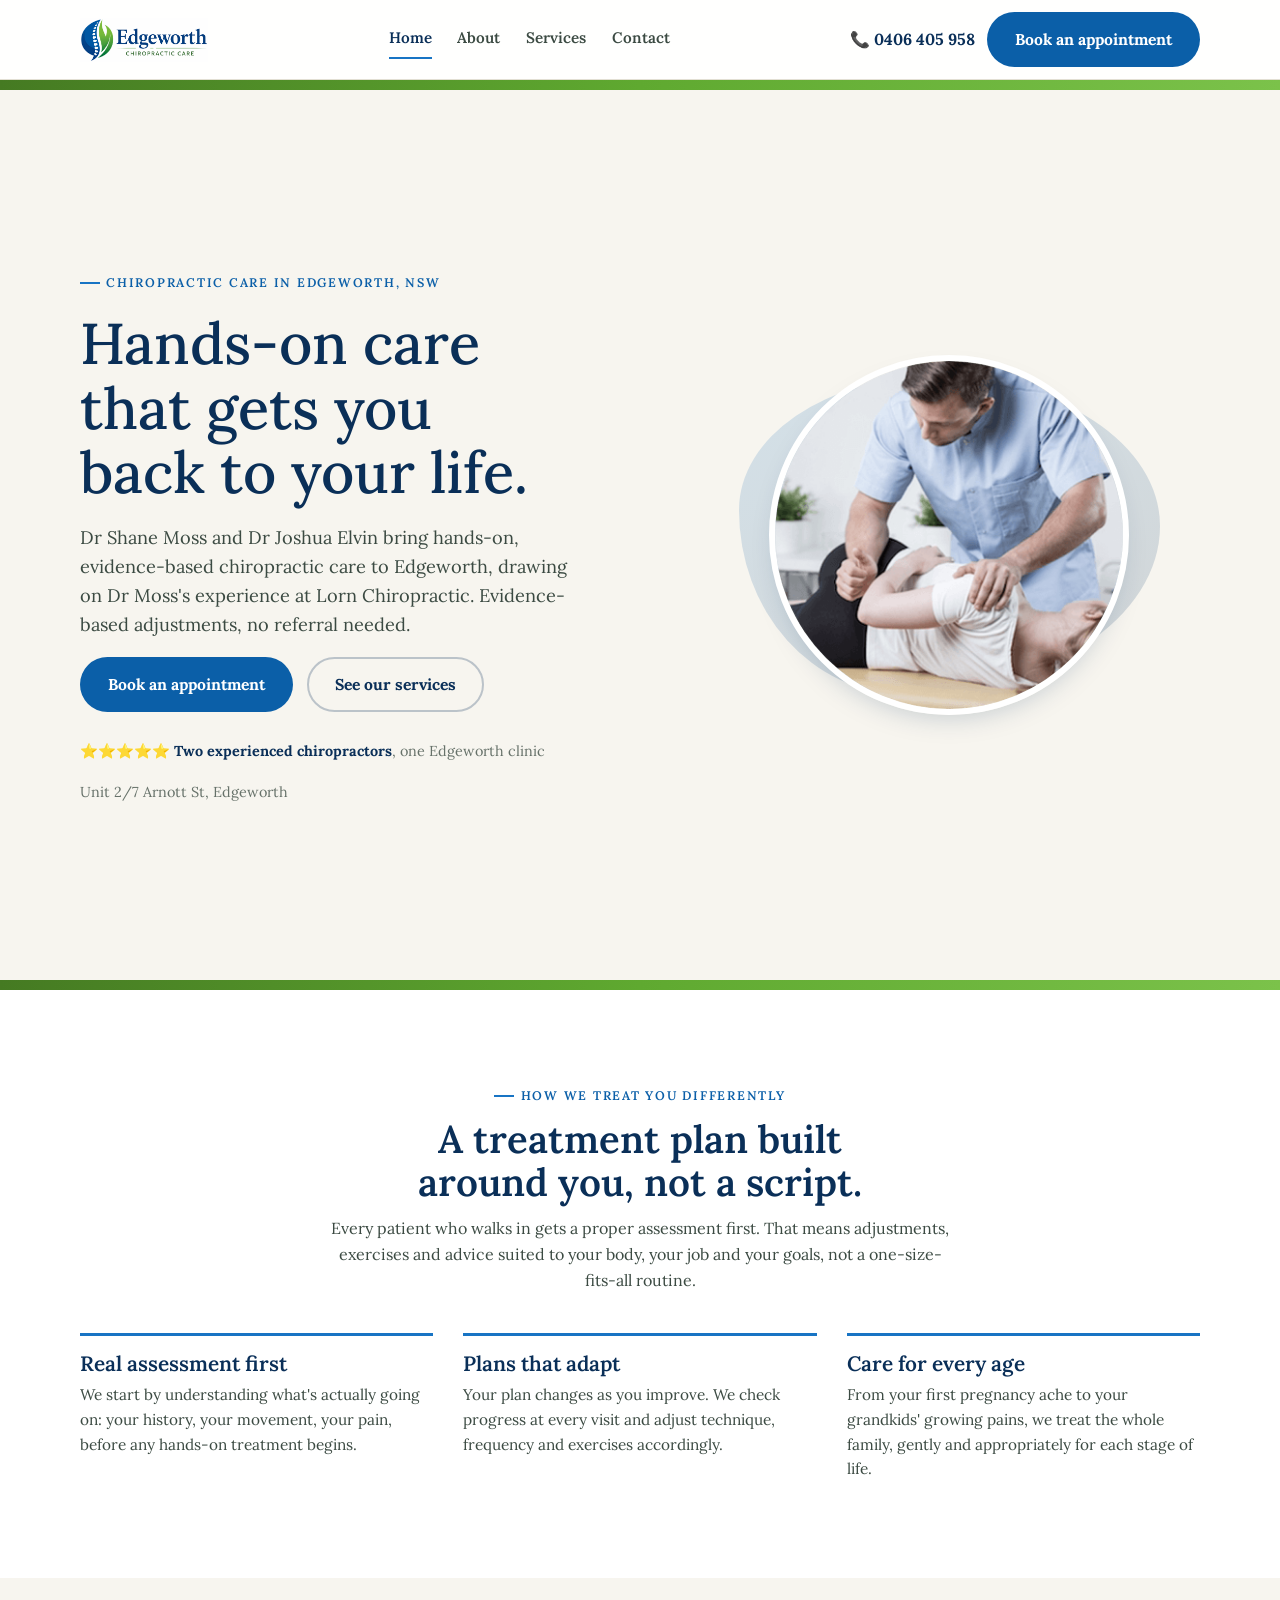
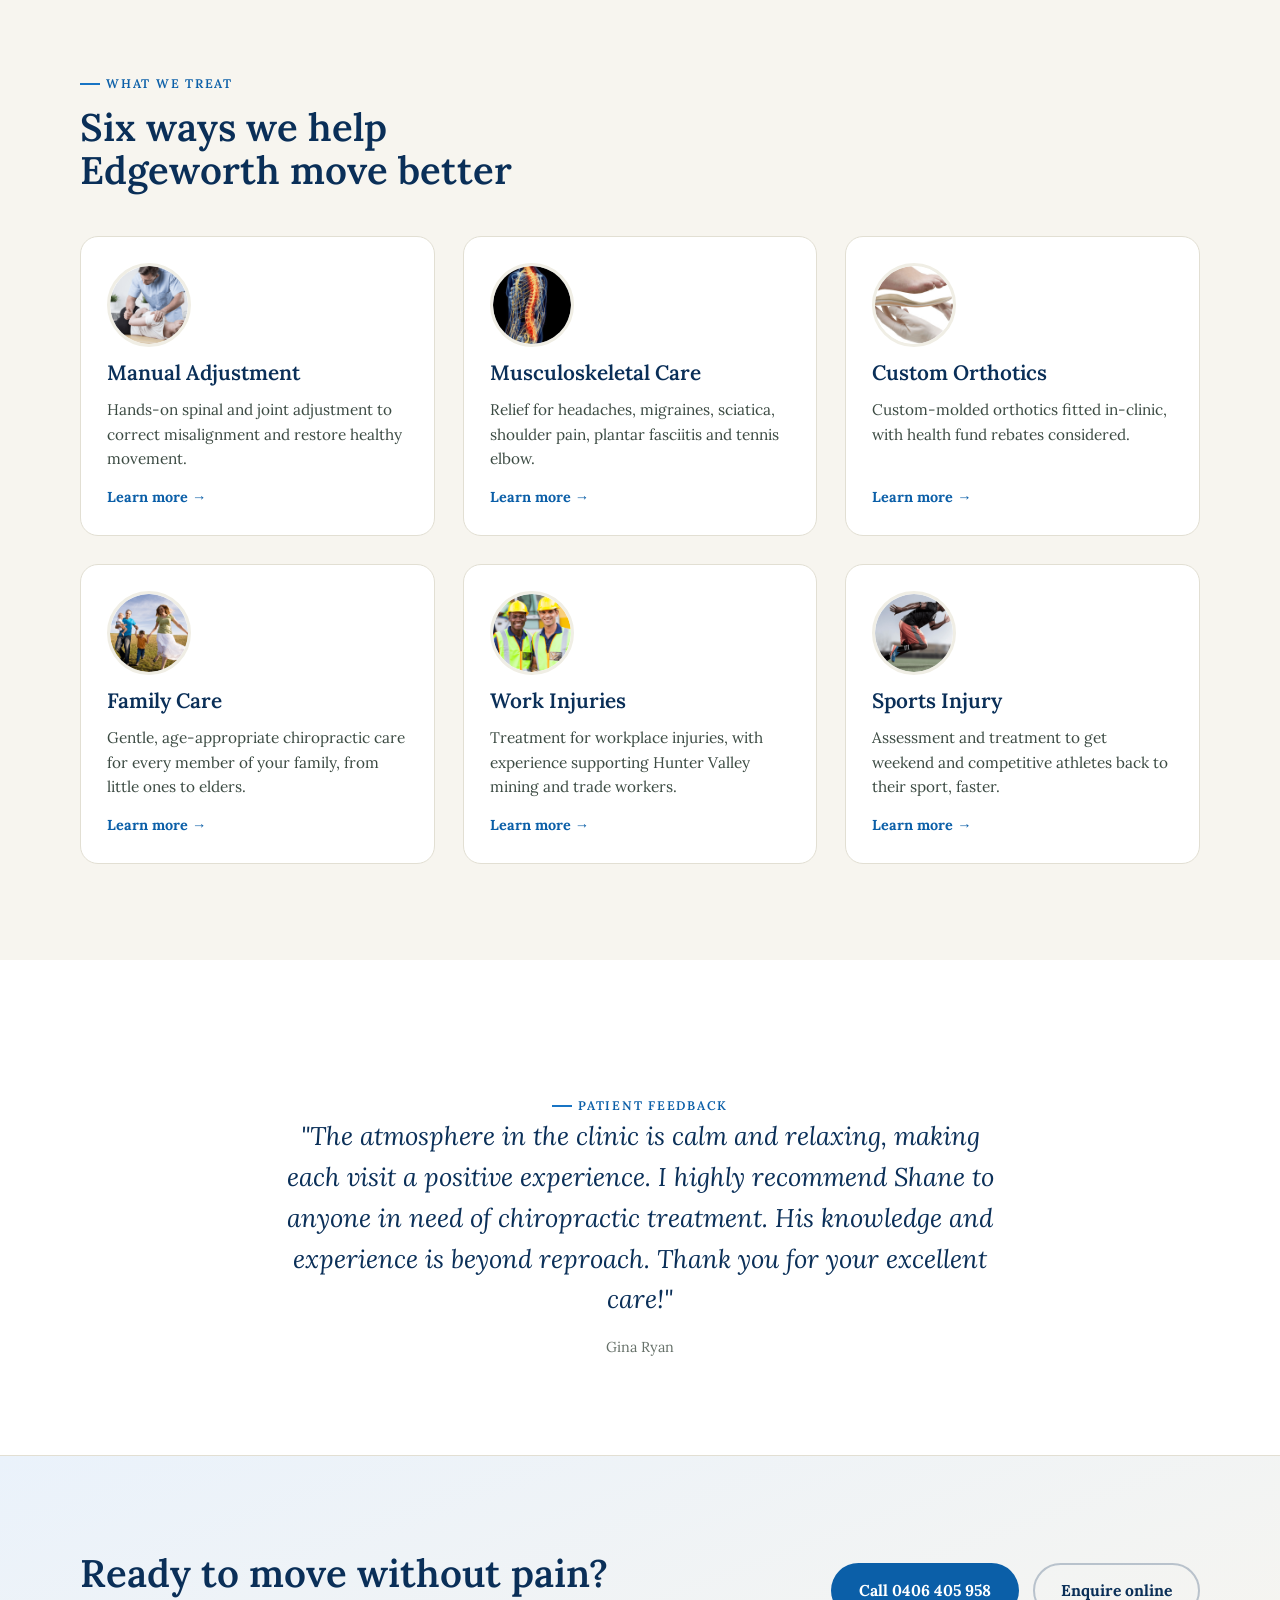
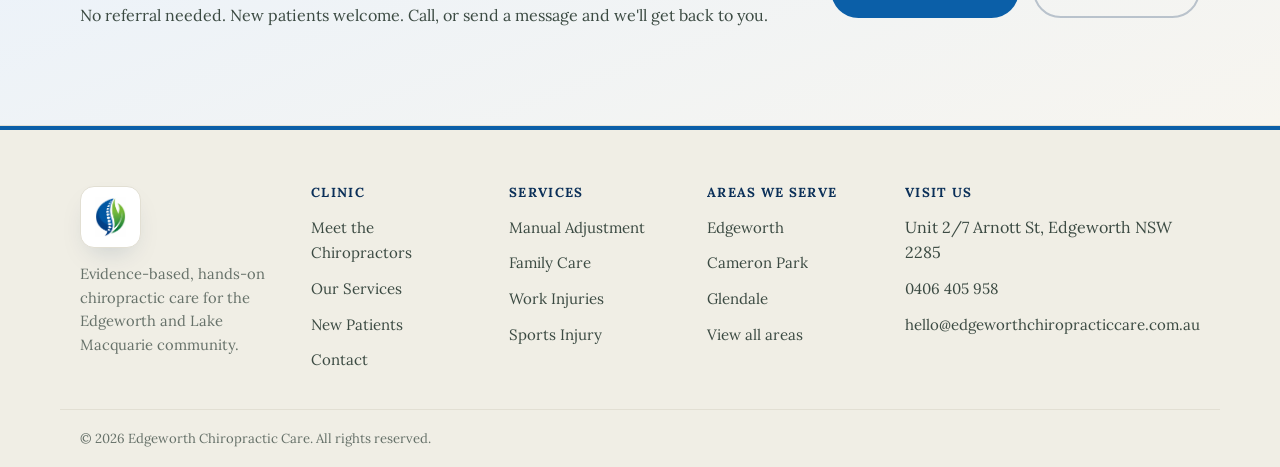
<file: index.html>
<!doctype html>
<html lang="en-AU">
<head>
<meta charset="UTF-8">
<meta name="viewport" content="width=device-width, initial-scale=1, viewport-fit=cover">
<title>Edgeworth Chiropractic Care</title>
<link rel="preconnect" href="https://fonts.googleapis.com">
<link rel="preconnect" href="https://fonts.gstatic.com" crossorigin>
<link href="https://fonts.googleapis.com/css2?family=Lora:ital,wght@0,400..700;1,400..700&display=swap" rel="stylesheet">
<link rel="stylesheet" href="styles.css">
</head>
<body>

<header class="site-header">
  <div class="wrap">
    <a class="brand" href="index.html">
      <img src="images/logo-trimmed.png" alt="Edgeworth Chiropractic Care logo">
    </a>
    <button class="nav-toggle" id="navToggle" aria-label="Toggle menu" aria-expanded="false">☰</button>
    <nav class="main-nav" id="mainNav">
      <a href="index.html" aria-current="page">Home</a>
      <a href="about.html">About</a>
      <a href="services.html">Services</a>
      <a href="contact.html">Contact</a>
    </nav>
    <div class="header-cta">
      <a class="header-phone" href="tel:0406405958">📞 0406 405 958</a>
      <a class="btn btn-primary" href="book.html">Book an appointment</a>
    </div>
  </div>
</header>

<main>
  <div class="hero-banner" aria-hidden="true"></div>
  <section class="hero on-cream">
    <div class="wrap">
      <div class="hero-copy">
        <span class="eyebrow">Chiropractic care in Edgeworth, NSW</span>
        <h1>Hands-on care that gets you back to your life.</h1>
        <p class="lede">Dr Shane Moss and Dr Joshua Elvin bring hands-on, evidence-based chiropractic care to Edgeworth, drawing on Dr Moss's experience at Lorn Chiropractic. Evidence-based adjustments, no referral needed.</p>
        <div class="btn-row">
          <a class="btn btn-primary" href="book.html">Book an appointment</a>
          <a class="btn btn-outline" href="services.html">See our services</a>
        </div>
        <div class="trust-row">
          <span>⭐️⭐️⭐️⭐️⭐️ <strong>Two experienced chiropractors</strong>, one Edgeworth clinic</span>
          <span>Unit 2/7 Arnott St, Edgeworth</span>
        </div>
      </div>
      <div class="hero-art">
        <div class="blob" aria-hidden="true"></div>
        <div class="hero-photo">
          <img src="images/manual-adjustment.png" alt="Chiropractor performing a manual spinal adjustment on a patient">
        </div>
      </div>
    </div>
  </section>
  <div class="hero-banner" aria-hidden="true"></div>

  <section class="on-white">
    <div class="wrap">
      <div class="section-head center">
        <span class="eyebrow">How we treat you differently</span>
        <h2>A treatment plan built around you, not a script.</h2>
        <p class="lede">Every patient who walks in gets a proper assessment first. That means adjustments, exercises and advice suited to your body, your job and your goals, not a one-size-fits-all routine.</p>
      </div>
      <div class="feature-row">
        <div class="feature">
          <h3>Real assessment first</h3>
          <p>We start by understanding what's actually going on: your history, your movement, your pain, before any hands-on treatment begins.</p>
        </div>
        <div class="feature">
          <h3>Plans that adapt</h3>
          <p>Your plan changes as you improve. We check progress at every visit and adjust technique, frequency and exercises accordingly.</p>
        </div>
        <div class="feature">
          <h3>Care for every age</h3>
          <p>From your first pregnancy ache to your grandkids' growing pains, we treat the whole family, gently and appropriately for each stage of life.</p>
        </div>
      </div>
    </div>
  </section>

  <section class="on-cream">
    <div class="wrap">
      <div class="section-head">
        <span class="eyebrow">What we treat</span>
        <h2>Six ways we help Edgeworth move better</h2>
      </div>
      <div class="grid-3">
        <a class="service-card" href="services.html#manual-adjustment">
          <div class="service-photo"><img src="images/manual-adjustment.png" alt="Manual adjustment treatment"></div>
          <h3>Manual Adjustment</h3>
          <p>Hands-on spinal and joint adjustment to correct misalignment and restore healthy movement.</p>
          <span class="card-link">Learn more →</span>
        </a>
        <a class="service-card" href="services.html#musculoskeletal-care">
          <div class="service-photo"><img src="images/musculoskeletal-care.png" alt="Musculoskeletal care treatment"></div>
          <h3>Musculoskeletal Care</h3>
          <p>Relief for headaches, migraines, sciatica, shoulder pain, plantar fasciitis and tennis elbow.</p>
          <span class="card-link">Learn more →</span>
        </a>
        <a class="service-card" href="services.html#custom-orthotics">
          <div class="service-photo"><img src="images/custom-orthotics.png" alt="Custom orthotics fitting"></div>
          <h3>Custom Orthotics</h3>
          <p>Custom-molded orthotics fitted in-clinic, with health fund rebates considered.</p>
          <span class="card-link">Learn more →</span>
        </a>
        <a class="service-card" href="services.html#family-care">
          <div class="service-photo"><img src="images/family-care.png" alt="Family chiropractic care"></div>
          <h3>Family Care</h3>
          <p>Gentle, age-appropriate chiropractic care for every member of your family, from little ones to elders.</p>
          <span class="card-link">Learn more →</span>
        </a>
        <a class="service-card" href="services.html#work-injuries">
          <div class="service-photo"><img src="images/work-injuries.png" alt="Work injury treatment"></div>
          <h3>Work Injuries</h3>
          <p>Treatment for workplace injuries, with experience supporting Hunter Valley mining and trade workers.</p>
          <span class="card-link">Learn more →</span>
        </a>
        <a class="service-card" href="services.html#sports-injury">
          <div class="service-photo"><img src="images/sports-injuries.png" alt="Sports injury treatment"></div>
          <h3>Sports Injury</h3>
          <p>Assessment and treatment to get weekend and competitive athletes back to their sport, faster.</p>
          <span class="card-link">Learn more →</span>
        </a>
      </div>
    </div>
  </section>

  <section class="on-white">
    <div class="wrap">
      <div class="testimonial">
        <span class="eyebrow" style="justify-content:center; display:flex;">Patient feedback</span>
        <blockquote>"The atmosphere in the clinic is calm and relaxing, making each visit a positive experience. I highly recommend Shane to anyone in need of chiropractic treatment. His knowledge and experience is beyond reproach. Thank you for your excellent care!"</blockquote>
        <cite>Gina Ryan</cite>
      </div>
    </div>
  </section>

  <section class="on-navy">
    <div class="wrap cta-band">
      <div>
        <h2>Ready to move without pain?</h2>
        <p>No referral needed. New patients welcome. Call, or send a message and we'll get back to you.</p>
      </div>
      <div class="btn-row">
        <a class="btn btn-primary" href="tel:0406405958">Call 0406 405 958</a>
        <a class="btn btn-outline" href="contact.html">Enquire online</a>
      </div>
    </div>
  </section>
</main>

<footer class="site-footer">
  <div class="wrap footer-top">
    <div>
      <span class="footer-brand-badge"><img src="images/logo-icon.png" alt="Edgeworth Chiropractic Care icon"></span>
      <p class="tag">Evidence-based, hands-on chiropractic care for the Edgeworth and Lake Macquarie community.</p>
    </div>
    <div class="footer-col">
      <h4>Clinic</h4>
      <ul>
        <li><a href="about.html">Meet the Chiropractors</a></li>
        <li><a href="services.html">Our Services</a></li>
        <li><a href="contact.html">New Patients</a></li>
        <li><a href="contact.html">Contact</a></li>
      </ul>
    </div>
    <div class="footer-col">
      <h4>Services</h4>
      <ul>
        <li><a href="services.html#manual-adjustment">Manual Adjustment</a></li>
        <li><a href="services.html#family-care">Family Care</a></li>
        <li><a href="services.html#work-injuries">Work Injuries</a></li>
        <li><a href="services.html#sports-injury">Sports Injury</a></li>
      </ul>
    </div>
    <div class="footer-col">
      <h4>Areas we serve</h4>
      <ul>
        <li><a href="chiropractor-edgeworth.html">Edgeworth</a></li>
        <li><a href="chiropractor-cameron-park.html">Cameron Park</a></li>
        <li><a href="chiropractor-glendale.html">Glendale</a></li>
        <li><a href="locations.html">View all areas</a></li>
      </ul>
    </div>
    <div class="footer-col">
      <h4>Visit us</h4>
      <ul>
        <li>Unit 2/7 Arnott St, Edgeworth NSW 2285</li>
        <li><a href="tel:0406405958">0406 405 958</a></li>
        <li><a href="mailto:hello@edgeworthchiropracticcare.com.au">hello@edgeworthchiropracticcare.com.au</a></li>
      </ul>
    </div>
  </div>
  <div class="wrap footer-bottom">
    <span>© 2026 Edgeworth Chiropractic Care. All rights reserved.</span>
  </div>
</footer>

<script>
  var toggle = document.getElementById('navToggle');
  var nav = document.getElementById('mainNav');
  if (toggle) {
    toggle.addEventListener('click', function () {
      var open = nav.classList.toggle('open');
      toggle.setAttribute('aria-expanded', open ? 'true' : 'false');
    });
  }
</script>

</body>
</html>
</file>
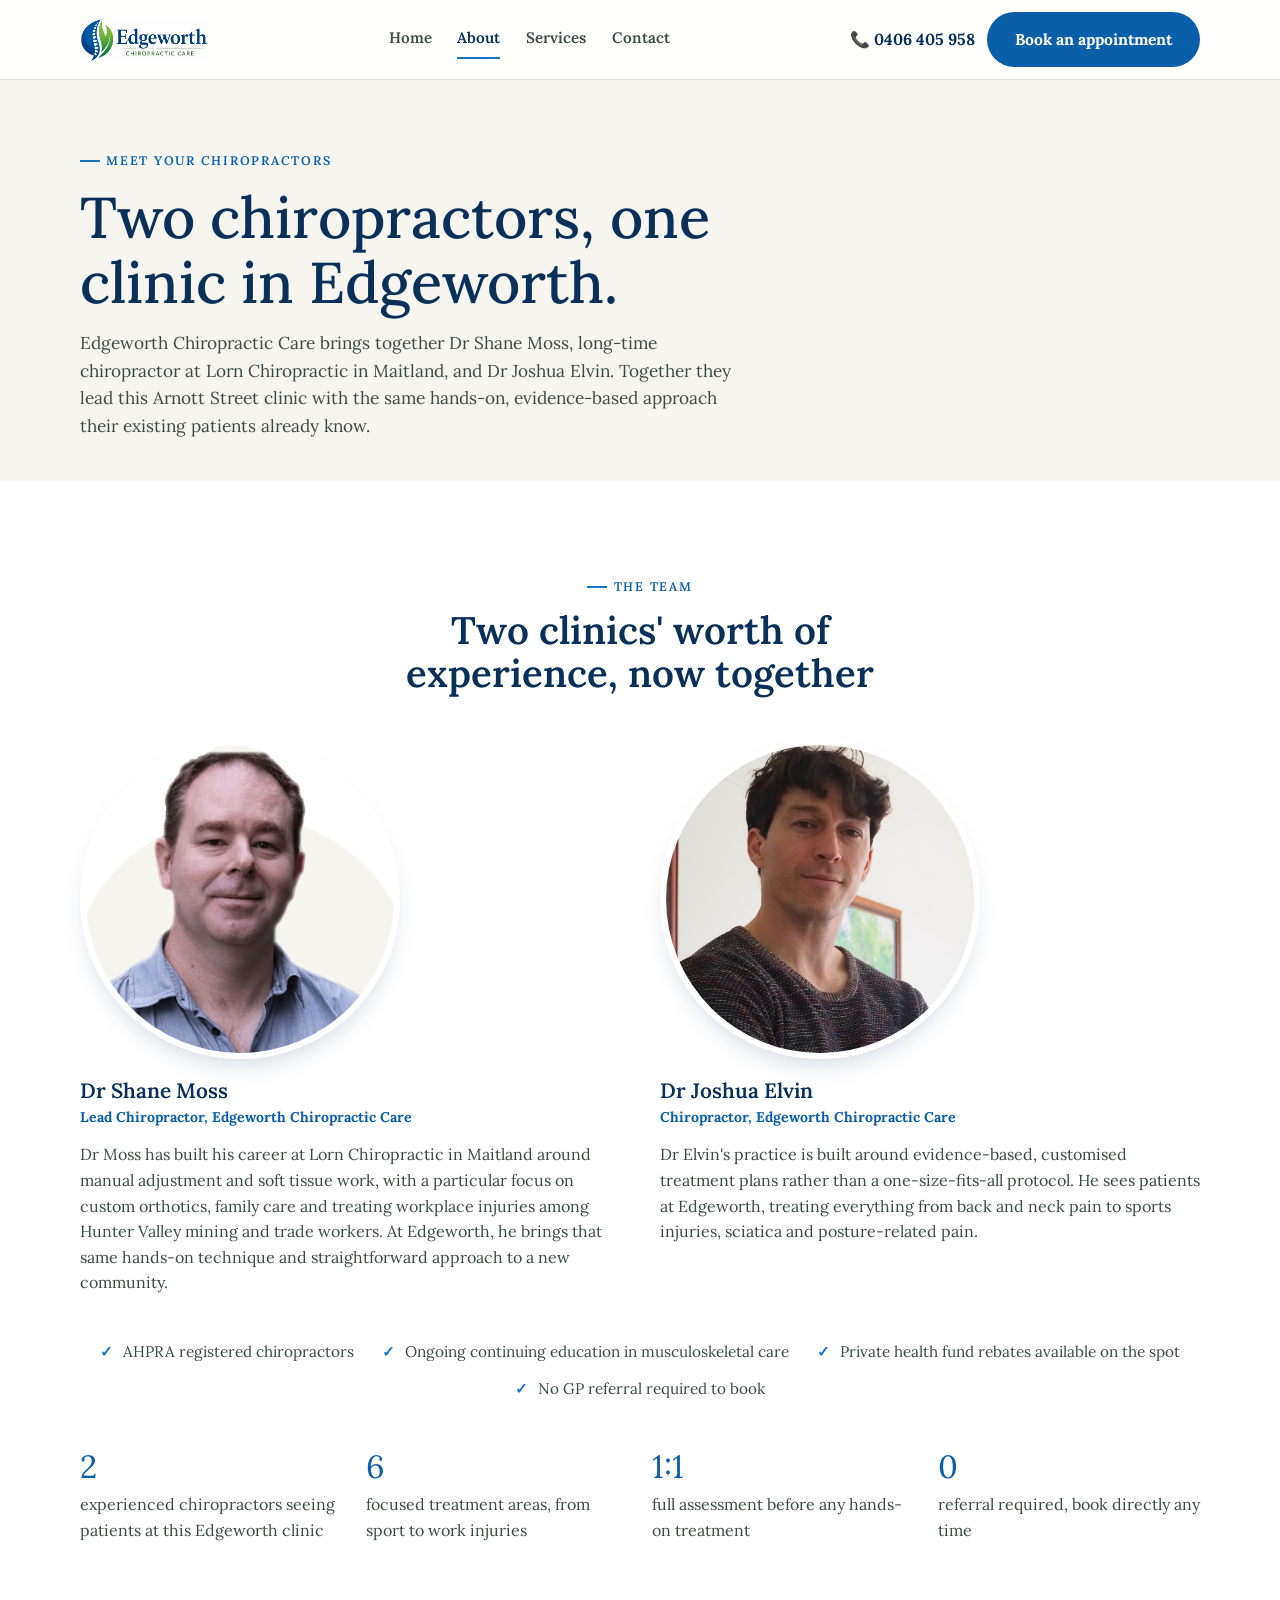
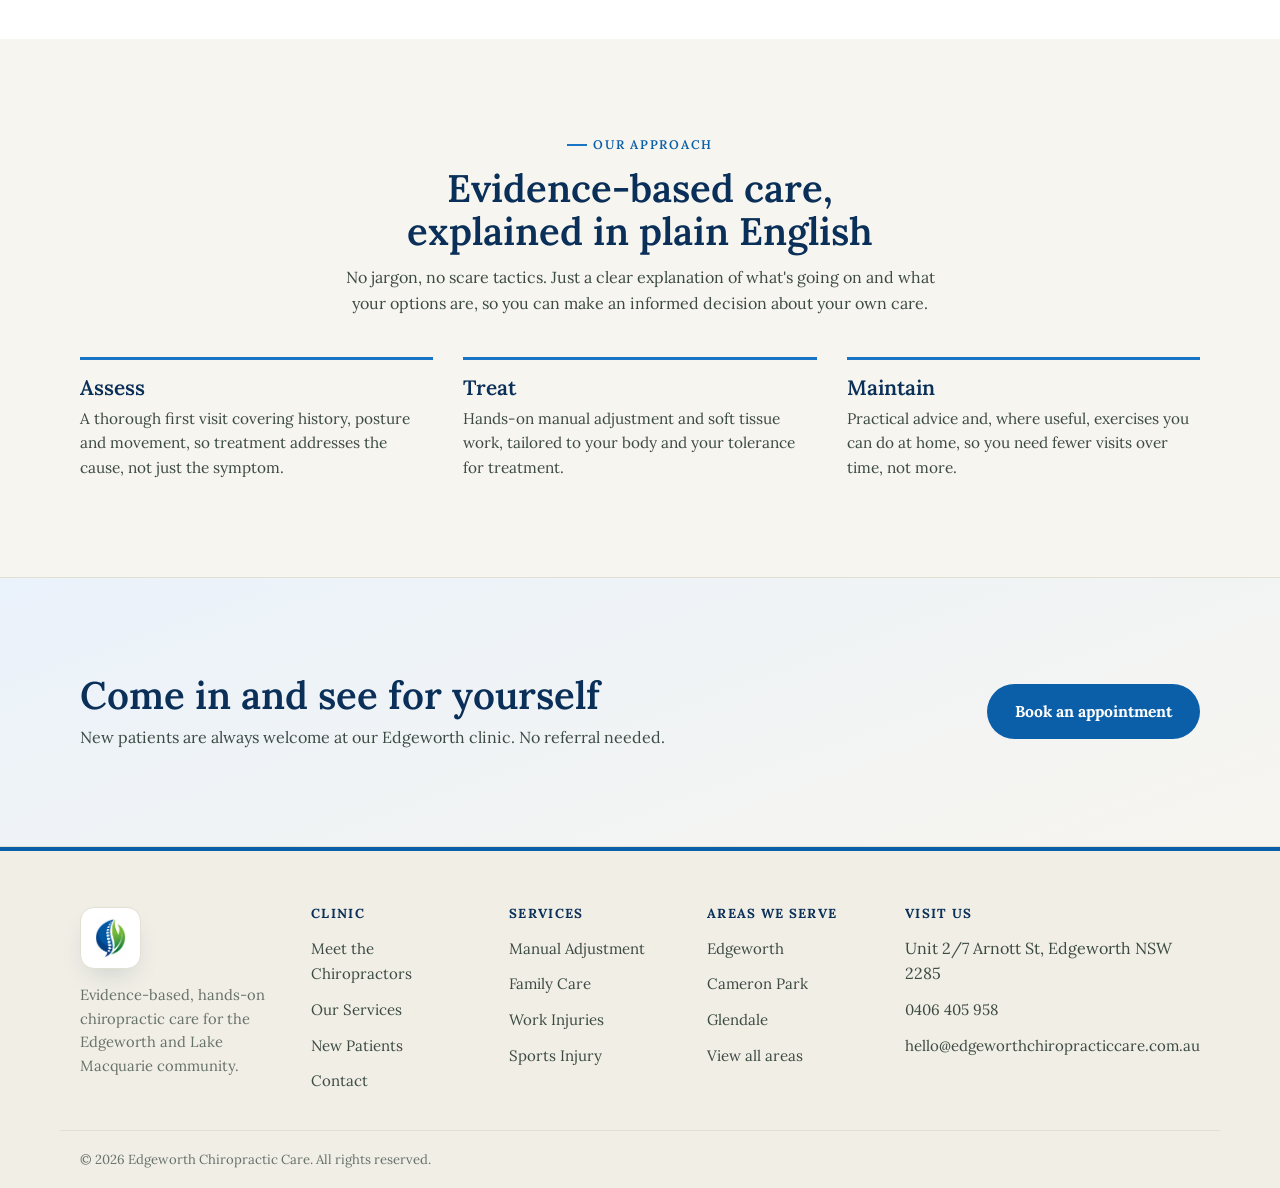
<file: about.html>
<!doctype html>
<html lang="en-AU">
<head>
<meta charset="UTF-8">
<meta name="viewport" content="width=device-width, initial-scale=1, viewport-fit=cover">
<title>About | Edgeworth Chiropractic Care</title>
<link rel="preconnect" href="https://fonts.googleapis.com">
<link rel="preconnect" href="https://fonts.gstatic.com" crossorigin>
<link href="https://fonts.googleapis.com/css2?family=Lora:ital,wght@0,400..700;1,400..700&display=swap" rel="stylesheet">
<link rel="stylesheet" href="styles.css">
</head>
<body>

<header class="site-header">
  <div class="wrap">
    <a class="brand" href="index.html">
      <img src="images/logo-trimmed.png" alt="Edgeworth Chiropractic Care logo">
    </a>
    <button class="nav-toggle" id="navToggle" aria-label="Toggle menu" aria-expanded="false">☰</button>
    <nav class="main-nav" id="mainNav">
      <a href="index.html">Home</a>
      <a href="about.html" aria-current="page">About</a>
      <a href="services.html">Services</a>
      <a href="contact.html">Contact</a>
    </nav>
    <div class="header-cta">
      <a class="header-phone" href="tel:0406405958">📞 0406 405 958</a>
      <a class="btn btn-primary" href="book.html">Book an appointment</a>
    </div>
  </div>
</header>

<main>
  <section class="page-hero on-cream">
    <div class="wrap">
      <span class="eyebrow">Meet your chiropractors</span>
      <h1>Two chiropractors, one clinic in Edgeworth.</h1>
      <p class="lede">Edgeworth Chiropractic Care brings together Dr Shane Moss, long-time chiropractor at Lorn Chiropractic in Maitland, and Dr Joshua Elvin. Together they lead this Arnott Street clinic with the same hands-on, evidence-based approach their existing patients already know.</p>
    </div>
  </section>

  <section class="on-white">
    <div class="wrap">
      <div class="section-head center">
        <span class="eyebrow">The team</span>
        <h2>Two clinics' worth of experience, now together</h2>
      </div>
      <div class="doctor-grid">
        <article class="doctor-card">
          <div class="portrait-frame">
            <img src="images/dr-shane-moss-face.png" alt="Dr Shane Moss, chiropractor">
          </div>
          <h3>Dr Shane Moss</h3>
          <p class="role">Lead Chiropractor, Edgeworth Chiropractic Care</p>
          <p>Dr Moss has built his career at Lorn Chiropractic in Maitland around manual adjustment and soft tissue work, with a particular focus on custom orthotics, family care and treating workplace injuries among Hunter Valley mining and trade workers. At Edgeworth, he brings that same hands-on technique and straightforward approach to a new community.</p>
        </article>
        <article class="doctor-card">
          <div class="portrait-frame">
            <img src="images/dr-joshua-elvin-face.jpg" alt="Dr Joshua Elvin, chiropractor">
          </div>
          <h3>Dr Joshua Elvin</h3>
          <p class="role">Chiropractor, Edgeworth Chiropractic Care</p>
          <p>Dr Elvin's practice is built around evidence-based, customised treatment plans rather than a one-size-fits-all protocol. He sees patients at Edgeworth, treating everything from back and neck pain to sports injuries, sciatica and posture-related pain.</p>
        </article>
      </div>

      <div class="credential-row">
        <ul class="credential-list">
          <li>AHPRA registered chiropractors</li>
          <li>Ongoing continuing education in musculoskeletal care</li>
          <li>Private health fund rebates available on the spot</li>
          <li>No GP referral required to book</li>
        </ul>
      </div>

      <div class="value-grid">
        <div class="value-card">
          <div class="value-num">2</div>
          <p>experienced chiropractors seeing patients at this Edgeworth clinic</p>
        </div>
        <div class="value-card">
          <div class="value-num">6</div>
          <p>focused treatment areas, from sport to work injuries</p>
        </div>
        <div class="value-card">
          <div class="value-num">1:1</div>
          <p>full assessment before any hands-on treatment</p>
        </div>
        <div class="value-card">
          <div class="value-num">0</div>
          <p>referral required, book directly any time</p>
        </div>
      </div>
    </div>
  </section>

  <section class="on-cream">
    <div class="wrap">
      <div class="section-head center">
        <span class="eyebrow">Our approach</span>
        <h2>Evidence-based care, explained in plain English</h2>
        <p class="lede">No jargon, no scare tactics. Just a clear explanation of what's going on and what your options are, so you can make an informed decision about your own care.</p>
      </div>
      <div class="feature-row">
        <div class="feature">
          <h3>Assess</h3>
          <p>A thorough first visit covering history, posture and movement, so treatment addresses the cause, not just the symptom.</p>
        </div>
        <div class="feature">
          <h3>Treat</h3>
          <p>Hands-on manual adjustment and soft tissue work, tailored to your body and your tolerance for treatment.</p>
        </div>
        <div class="feature">
          <h3>Maintain</h3>
          <p>Practical advice and, where useful, exercises you can do at home, so you need fewer visits over time, not more.</p>
        </div>
      </div>
    </div>
  </section>

  <section class="on-navy">
    <div class="wrap cta-band">
      <div>
        <h2>Come in and see for yourself</h2>
        <p>New patients are always welcome at our Edgeworth clinic. No referral needed.</p>
      </div>
      <div class="btn-row">
        <a class="btn btn-primary" href="book.html">Book an appointment</a>
      </div>
    </div>
  </section>
</main>

<footer class="site-footer">
  <div class="wrap footer-top">
    <div>
      <span class="footer-brand-badge"><img src="images/logo-icon.png" alt="Edgeworth Chiropractic Care icon"></span>
      <p class="tag">Evidence-based, hands-on chiropractic care for the Edgeworth and Lake Macquarie community.</p>
    </div>
    <div class="footer-col">
      <h4>Clinic</h4>
      <ul>
        <li><a href="about.html">Meet the Chiropractors</a></li>
        <li><a href="services.html">Our Services</a></li>
        <li><a href="contact.html">New Patients</a></li>
        <li><a href="contact.html">Contact</a></li>
      </ul>
    </div>
    <div class="footer-col">
      <h4>Services</h4>
      <ul>
        <li><a href="services.html#manual-adjustment">Manual Adjustment</a></li>
        <li><a href="services.html#family-care">Family Care</a></li>
        <li><a href="services.html#work-injuries">Work Injuries</a></li>
        <li><a href="services.html#sports-injury">Sports Injury</a></li>
      </ul>
    </div>
    <div class="footer-col">
      <h4>Areas we serve</h4>
      <ul>
        <li><a href="chiropractor-edgeworth.html">Edgeworth</a></li>
        <li><a href="chiropractor-cameron-park.html">Cameron Park</a></li>
        <li><a href="chiropractor-glendale.html">Glendale</a></li>
        <li><a href="locations.html">View all areas</a></li>
      </ul>
    </div>
    <div class="footer-col">
      <h4>Visit us</h4>
      <ul>
        <li>Unit 2/7 Arnott St, Edgeworth NSW 2285</li>
        <li><a href="tel:0406405958">0406 405 958</a></li>
        <li><a href="mailto:hello@edgeworthchiropracticcare.com.au">hello@edgeworthchiropracticcare.com.au</a></li>
      </ul>
    </div>
  </div>
  <div class="wrap footer-bottom">
    <span>© 2026 Edgeworth Chiropractic Care. All rights reserved.</span>
  </div>
</footer>

<script>
  var toggle = document.getElementById('navToggle');
  var nav = document.getElementById('mainNav');
  if (toggle) {
    toggle.addEventListener('click', function () {
      var open = nav.classList.toggle('open');
      toggle.setAttribute('aria-expanded', open ? 'true' : 'false');
    });
  }
</script>
</body>
</html>
</file>
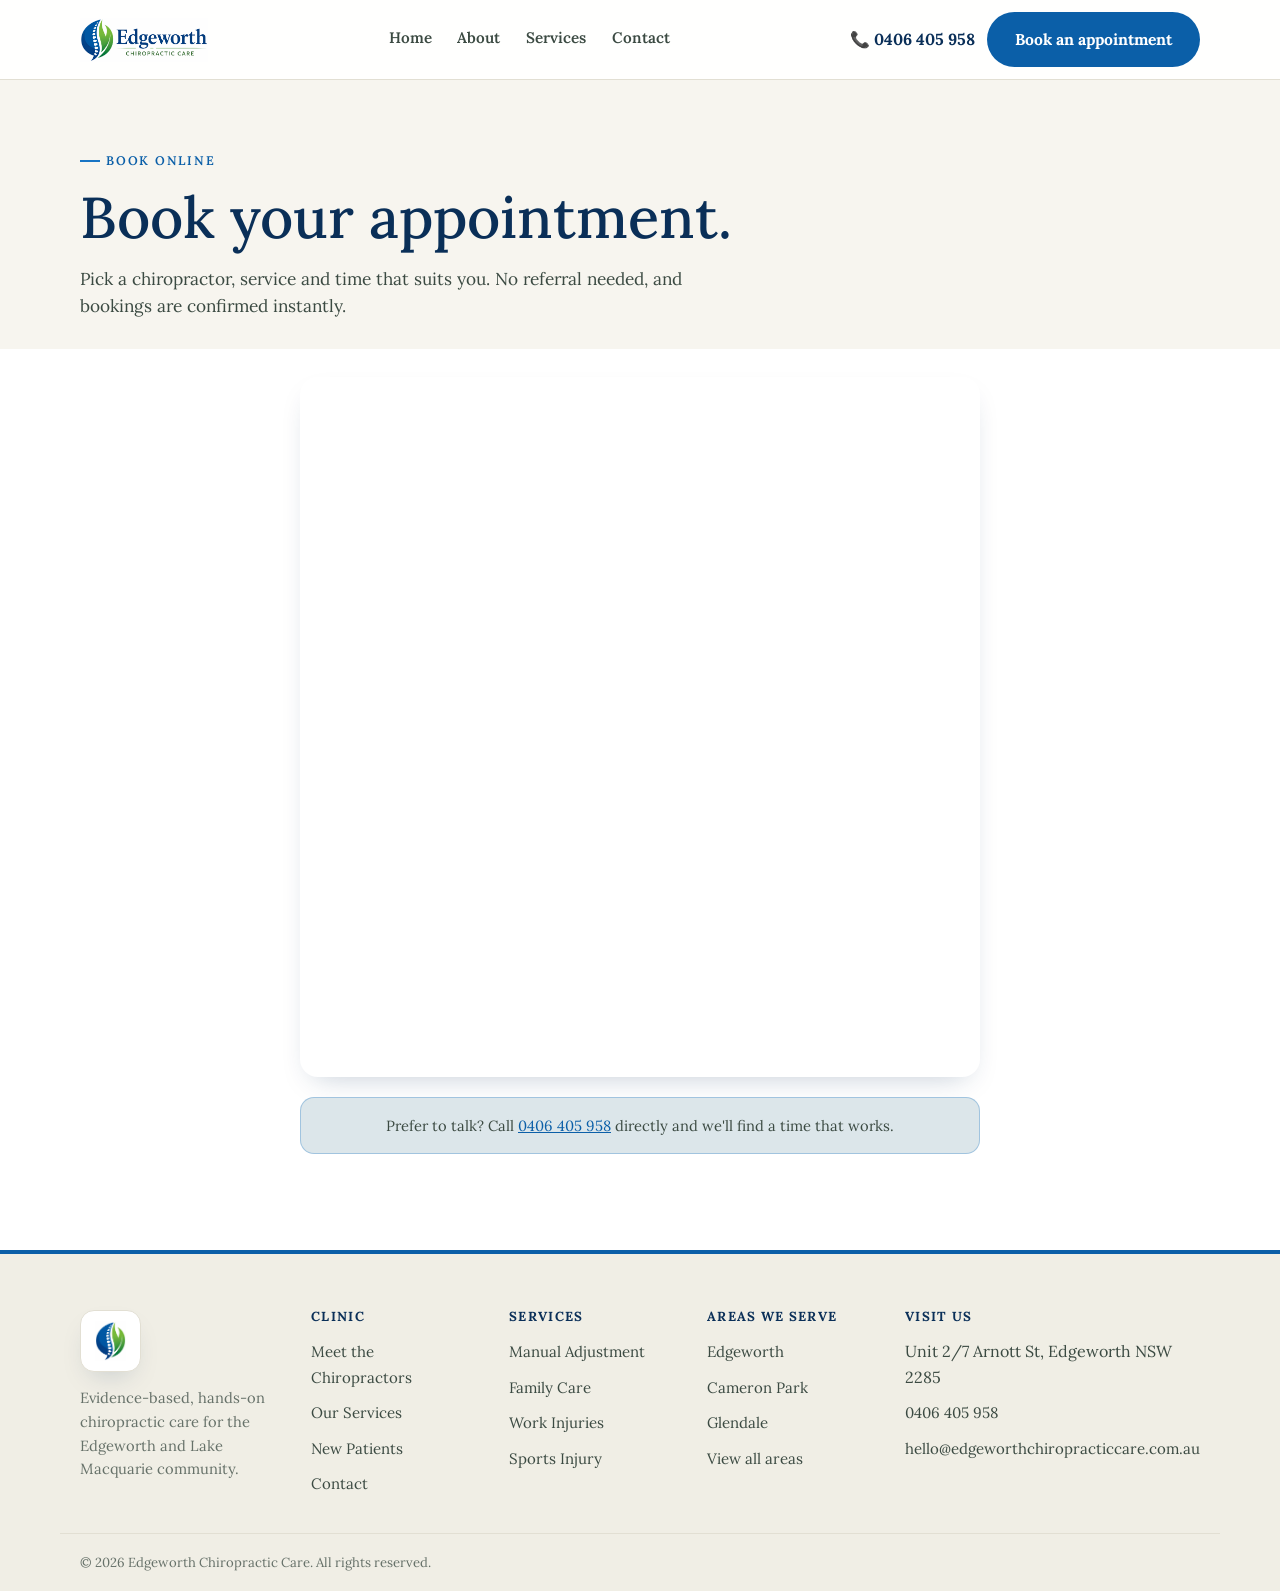
<file: book.html>
<!doctype html>
<html lang="en-AU">
<head>
<meta charset="UTF-8">
<meta name="viewport" content="width=device-width, initial-scale=1, viewport-fit=cover">
<title>Book an Appointment | Edgeworth Chiropractic Care</title>
<meta name="description" content="Book your chiropractic appointment at Edgeworth Chiropractic Care online in a couple of minutes. No referral needed.">
<link rel="preconnect" href="https://fonts.googleapis.com">
<link rel="preconnect" href="https://fonts.gstatic.com" crossorigin>
<link href="https://fonts.googleapis.com/css2?family=Lora:ital,wght@0,400..700;1,400..700&display=swap" rel="stylesheet">
<link rel="stylesheet" href="styles.css">
</head>
<body>

<header class="site-header">
  <div class="wrap">
    <a class="brand" href="index.html">
      <img src="images/logo-trimmed.png" alt="Edgeworth Chiropractic Care logo">
    </a>
    <button class="nav-toggle" id="navToggle" aria-label="Toggle menu" aria-expanded="false">☰</button>
    <nav class="main-nav" id="mainNav">
      <a href="index.html">Home</a>
      <a href="about.html">About</a>
      <a href="services.html">Services</a>
      <a href="contact.html">Contact</a>
    </nav>
    <div class="header-cta">
      <a class="header-phone" href="tel:0406405958">📞 0406 405 958</a>
      <a class="btn btn-primary" href="book.html" aria-current="page">Book an appointment</a>
    </div>
  </div>
</header>

<main>
  <section class="page-hero on-cream" style="padding-bottom: clamp(16px, 3vw, 28px);">
    <div class="wrap">
      <span class="eyebrow">Book online</span>
      <h1>Book your appointment.</h1>
      <p class="lede">Pick a chiropractor, service and time that suits you. No referral needed, and bookings are confirmed instantly.</p>
    </div>
  </section>

  <section class="on-white" style="padding-top: clamp(16px, 3vw, 28px);">
    <div class="wrap" style="max-width: 720px;">
      <iframe id="splose-booking-20443915-8597-483a-9fdc-59feef4eeb2d" src="https://lorn-chiropractic-clinic.splose.com/online-booking/20443915-8597-483a-9fdc-59feef4eeb2d?embedVersion=v2" title="Online booking" name="onlineBookingEmbeded" scrolling="auto" width="100%" height="700" loading="lazy" frameborder="0" style="display:block; border:0; border-radius:18px; box-shadow: var(--shadow); transition:height 0.3s ease;"></iframe>
      <div class="notice-banner" style="margin-top:20px; text-align:center;">Prefer to talk? Call <a href="tel:0406405958">0406 405 958</a> directly and we'll find a time that works.</div>
    </div>
  </section>
</main>

<footer class="site-footer">
  <div class="wrap footer-top">
    <div>
      <span class="footer-brand-badge"><img src="images/logo-icon.png" alt="Edgeworth Chiropractic Care icon"></span>
      <p class="tag">Evidence-based, hands-on chiropractic care for the Edgeworth and Lake Macquarie community.</p>
    </div>
    <div class="footer-col">
      <h4>Clinic</h4>
      <ul>
        <li><a href="about.html">Meet the Chiropractors</a></li>
        <li><a href="services.html">Our Services</a></li>
        <li><a href="contact.html">New Patients</a></li>
        <li><a href="contact.html">Contact</a></li>
      </ul>
    </div>
    <div class="footer-col">
      <h4>Services</h4>
      <ul>
        <li><a href="services.html#manual-adjustment">Manual Adjustment</a></li>
        <li><a href="services.html#family-care">Family Care</a></li>
        <li><a href="services.html#work-injuries">Work Injuries</a></li>
        <li><a href="services.html#sports-injury">Sports Injury</a></li>
      </ul>
    </div>
    <div class="footer-col">
      <h4>Areas we serve</h4>
      <ul>
        <li><a href="chiropractor-edgeworth.html">Edgeworth</a></li>
        <li><a href="chiropractor-cameron-park.html">Cameron Park</a></li>
        <li><a href="chiropractor-glendale.html">Glendale</a></li>
        <li><a href="locations.html">View all areas</a></li>
      </ul>
    </div>
    <div class="footer-col">
      <h4>Visit us</h4>
      <ul>
        <li>Unit 2/7 Arnott St, Edgeworth NSW 2285</li>
        <li><a href="tel:0406405958">0406 405 958</a></li>
        <li><a href="mailto:hello@edgeworthchiropracticcare.com.au">hello@edgeworthchiropracticcare.com.au</a></li>
      </ul>
    </div>
  </div>
  <div class="wrap footer-bottom">
    <span>© 2026 Edgeworth Chiropractic Care. All rights reserved.</span>
  </div>
</footer>

<script>
  var toggle = document.getElementById('navToggle');
  var nav = document.getElementById('mainNav');
  if (toggle) {
    toggle.addEventListener('click', function () {
      var open = nav.classList.toggle('open');
      toggle.setAttribute('aria-expanded', open ? 'true' : 'false');
    });
  }
</script>
<script>
  window.addEventListener('message', function (e) {
    if (e.origin !== 'https://lorn-chiropractic-clinic.splose.com') return;
    if (!e.data || !e.data.type) return;
    var f = document.getElementById('splose-booking-20443915-8597-483a-9fdc-59feef4eeb2d');
    if (!f || e.source !== f.contentWindow) return;
    if (e.data.type === 'sploseIframeResize') {
      var h = e.data.height;
      if (typeof h === 'number' && isFinite(h) && h >= 0) { f.style.height = h + 'px'; }
    }
    if (e.data.type === 'sploseIframeScrollToTop') {
      f.scrollIntoView({ behavior: 'smooth', block: 'start' });
    }
    if (e.data.type === 'sploseBookingConfirmed') {
      var p = e.data.payload || {};
      window.dataLayer = window.dataLayer || [];
      window.dataLayer.push({
        event: 'splose_booking_confirmed',
        booking_page_uuid: String(p.booking_page_uuid),
        booking_page_name: String(p.booking_page_name),
        service_name: String(p.service_name),
        location_name: String(p.location_name),
        service_price: Number(p.service_price)
      });
    }
  });
</script>
</body>
</html>
</file>
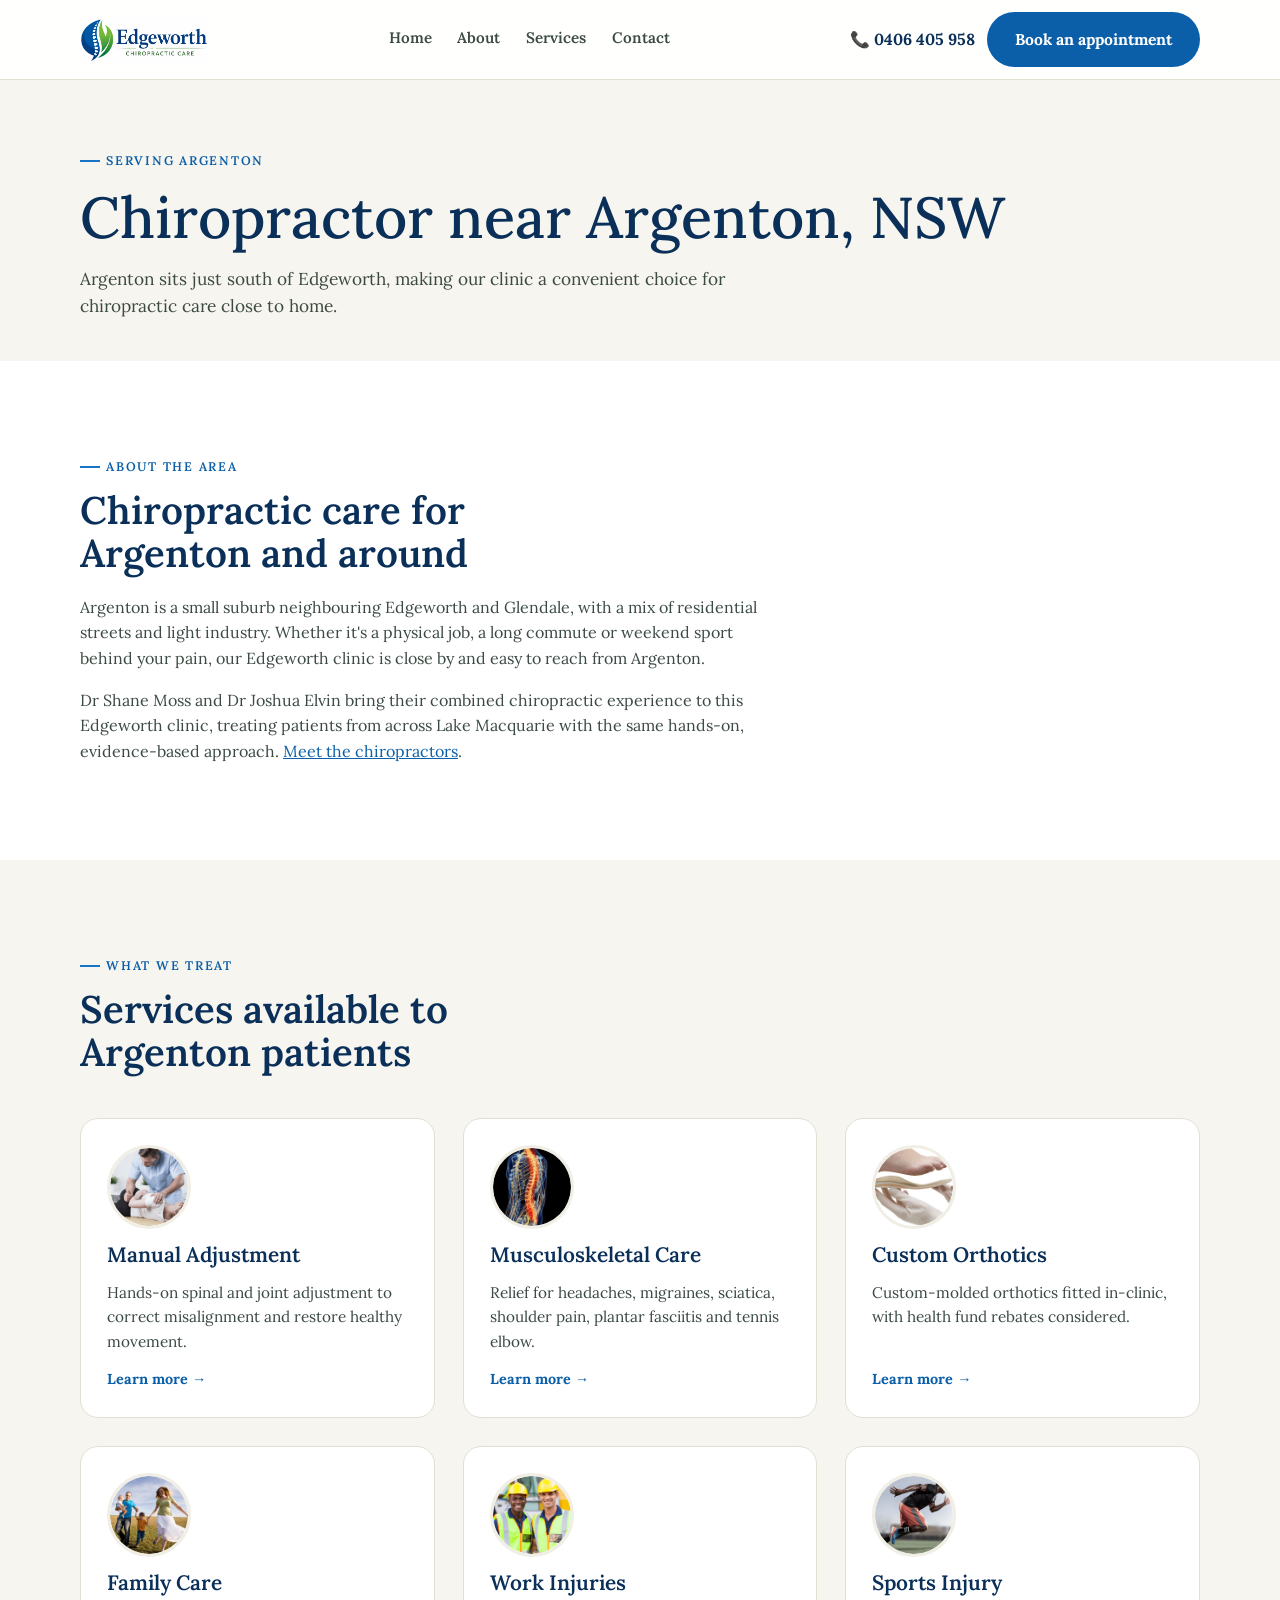
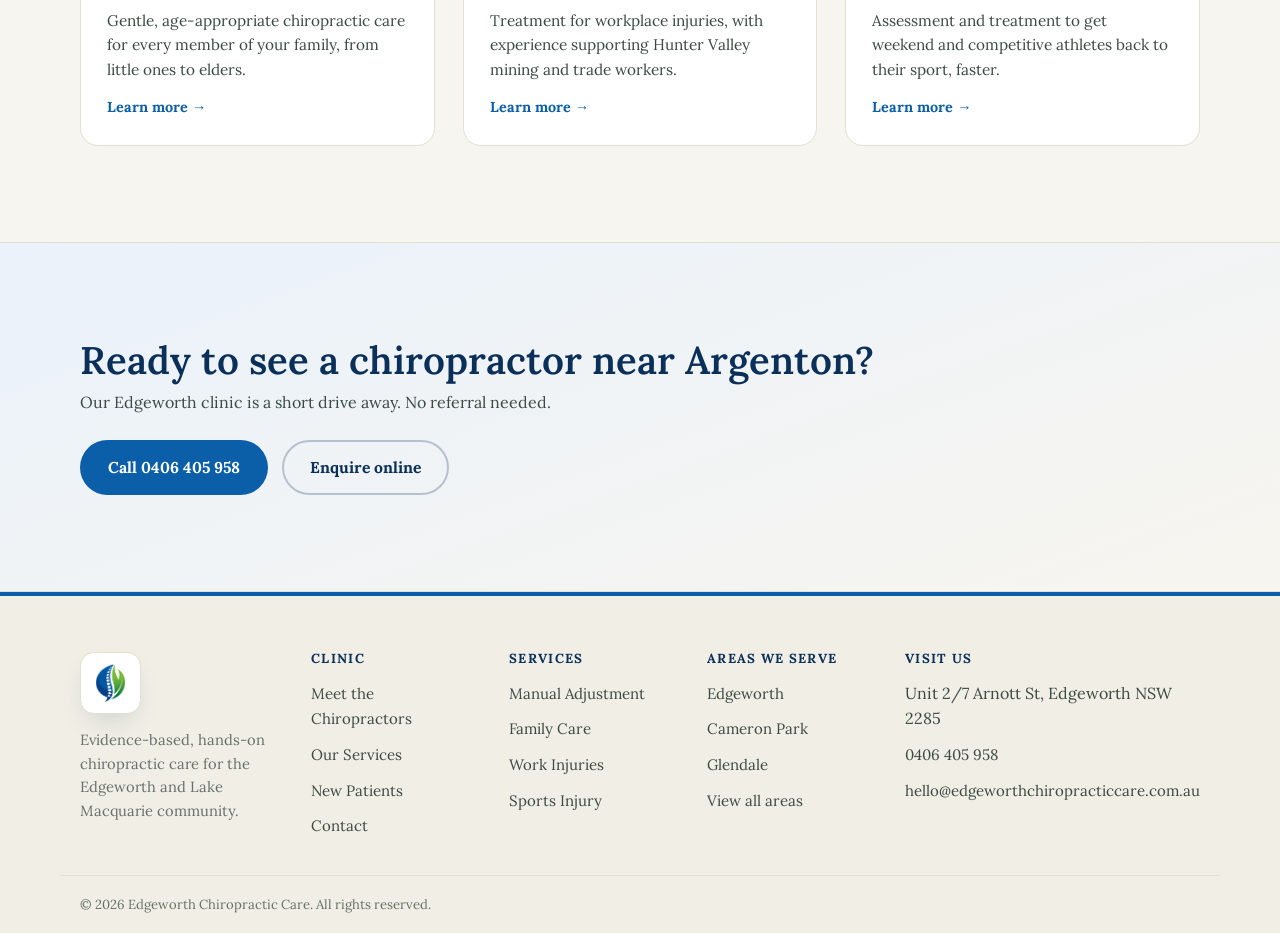
<file: chiropractor-argenton.html>
<!doctype html>
<html lang="en-AU">
<head>
<meta charset="UTF-8">
<meta name="viewport" content="width=device-width, initial-scale=1, viewport-fit=cover">
<title>Chiropractor near Argenton, NSW | Edgeworth Chiropractic Care</title>
<meta name="description" content="Dr Shane Moss and Dr Joshua Elvin at Edgeworth Chiropractic Care welcome patients from Argenton and across Lake Macquarie. Evidence-based, hands-on chiropractic care, no referral needed.">
<link rel="preconnect" href="https://fonts.googleapis.com">
<link rel="preconnect" href="https://fonts.gstatic.com" crossorigin>
<link href="https://fonts.googleapis.com/css2?family=Lora:ital,wght@0,400..700;1,400..700&display=swap" rel="stylesheet">
<link rel="stylesheet" href="styles.css">
</head>
<body>

<header class="site-header">
  <div class="wrap">
    <a class="brand" href="index.html">
      <img src="images/logo-trimmed.png" alt="Edgeworth Chiropractic Care logo">
    </a>
    <button class="nav-toggle" id="navToggle" aria-label="Toggle menu" aria-expanded="false">☰</button>
    <nav class="main-nav" id="mainNav">
      <a href="index.html">Home</a>
      <a href="about.html">About</a>
      <a href="services.html">Services</a>
      <a href="contact.html">Contact</a>
    </nav>
    <div class="header-cta">
      <a class="header-phone" href="tel:0406405958">📞 0406 405 958</a>
      <a class="btn btn-primary" href="book.html">Book an appointment</a>
    </div>
  </div>
</header>

<main>
  <section class="page-hero on-cream">
    <div class="wrap">
      <span class="eyebrow">Serving Argenton</span>
      <h1>Chiropractor near Argenton, NSW</h1>
      <p class="lede">Argenton sits just south of Edgeworth, making our clinic a convenient choice for chiropractic care close to home.</p>
    </div>
  </section>

  <section class="on-white">
    <div class="wrap">
      <div class="section-head">
        <span class="eyebrow">About the area</span>
        <h2>Chiropractic care for Argenton and around</h2>
      </div>
      <p style="margin-top:20px; max-width:70ch;">Argenton is a small suburb neighbouring Edgeworth and Glendale, with a mix of residential streets and light industry. Whether it's a physical job, a long commute or weekend sport behind your pain, our Edgeworth clinic is close by and easy to reach from Argenton.</p>
      <p style="margin-top:16px; max-width:70ch;">Dr Shane Moss and Dr Joshua Elvin bring their combined chiropractic experience to this Edgeworth clinic, treating patients from across Lake Macquarie with the same hands-on, evidence-based approach. <a href="about.html">Meet the chiropractors</a>.</p>
    </div>
  </section>

  <section class="on-cream">
    <div class="wrap">
      <div class="section-head">
        <span class="eyebrow">What we treat</span>
        <h2>Services available to Argenton patients</h2>
      </div>
      <div class="grid-3">
        <a class="service-card" href="services.html#manual-adjustment">
          <div class="service-photo"><img src="images/manual-adjustment.png" alt="Manual adjustment treatment"></div>
          <h3>Manual Adjustment</h3>
          <p>Hands-on spinal and joint adjustment to correct misalignment and restore healthy movement.</p>
          <span class="card-link">Learn more →</span>
        </a>
        <a class="service-card" href="services.html#musculoskeletal-care">
          <div class="service-photo"><img src="images/musculoskeletal-care.png" alt="Musculoskeletal care treatment"></div>
          <h3>Musculoskeletal Care</h3>
          <p>Relief for headaches, migraines, sciatica, shoulder pain, plantar fasciitis and tennis elbow.</p>
          <span class="card-link">Learn more →</span>
        </a>
        <a class="service-card" href="services.html#custom-orthotics">
          <div class="service-photo"><img src="images/custom-orthotics.png" alt="Custom orthotics fitting"></div>
          <h3>Custom Orthotics</h3>
          <p>Custom-molded orthotics fitted in-clinic, with health fund rebates considered.</p>
          <span class="card-link">Learn more →</span>
        </a>
        <a class="service-card" href="services.html#family-care">
          <div class="service-photo"><img src="images/family-care.png" alt="Family chiropractic care"></div>
          <h3>Family Care</h3>
          <p>Gentle, age-appropriate chiropractic care for every member of your family, from little ones to elders.</p>
          <span class="card-link">Learn more →</span>
        </a>
        <a class="service-card" href="services.html#work-injuries">
          <div class="service-photo"><img src="images/work-injuries.png" alt="Work injury treatment"></div>
          <h3>Work Injuries</h3>
          <p>Treatment for workplace injuries, with experience supporting Hunter Valley mining and trade workers.</p>
          <span class="card-link">Learn more →</span>
        </a>
        <a class="service-card" href="services.html#sports-injury">
          <div class="service-photo"><img src="images/sports-injuries.png" alt="Sports injury treatment"></div>
          <h3>Sports Injury</h3>
          <p>Assessment and treatment to get weekend and competitive athletes back to their sport, faster.</p>
          <span class="card-link">Learn more →</span>
        </a>
      </div>
    </div>
  </section>

  <section class="on-navy">
    <div class="wrap cta-band">
      <div>
        <h2>Ready to see a chiropractor near Argenton?</h2>
        <p>Our Edgeworth clinic is a short drive away. No referral needed.</p>
      </div>
      <div class="btn-row">
        <a class="btn btn-primary" href="tel:0406405958">Call 0406 405 958</a>
        <a class="btn btn-outline" href="contact.html">Enquire online</a>
      </div>
    </div>
  </section>
</main>

<footer class="site-footer">
  <div class="wrap footer-top">
    <div>
      <span class="footer-brand-badge"><img src="images/logo-icon.png" alt="Edgeworth Chiropractic Care icon"></span>
      <p class="tag">Evidence-based, hands-on chiropractic care for the Edgeworth and Lake Macquarie community.</p>
    </div>
    <div class="footer-col">
      <h4>Clinic</h4>
      <ul>
        <li><a href="about.html">Meet the Chiropractors</a></li>
        <li><a href="services.html">Our Services</a></li>
        <li><a href="contact.html">New Patients</a></li>
        <li><a href="contact.html">Contact</a></li>
      </ul>
    </div>
    <div class="footer-col">
      <h4>Services</h4>
      <ul>
        <li><a href="services.html#manual-adjustment">Manual Adjustment</a></li>
        <li><a href="services.html#family-care">Family Care</a></li>
        <li><a href="services.html#work-injuries">Work Injuries</a></li>
        <li><a href="services.html#sports-injury">Sports Injury</a></li>
      </ul>
    </div>
    <div class="footer-col">
      <h4>Areas we serve</h4>
      <ul>
        <li><a href="chiropractor-edgeworth.html">Edgeworth</a></li>
        <li><a href="chiropractor-cameron-park.html">Cameron Park</a></li>
        <li><a href="chiropractor-glendale.html">Glendale</a></li>
        <li><a href="locations.html">View all areas</a></li>
      </ul>
    </div>
    <div class="footer-col">
      <h4>Visit us</h4>
      <ul>
        <li>Unit 2/7 Arnott St, Edgeworth NSW 2285</li>
        <li><a href="tel:0406405958">0406 405 958</a></li>
        <li><a href="mailto:hello@edgeworthchiropracticcare.com.au">hello@edgeworthchiropracticcare.com.au</a></li>
      </ul>
    </div>
  </div>
  <div class="wrap footer-bottom">
    <span>© 2026 Edgeworth Chiropractic Care. All rights reserved.</span>
  </div>
</footer>

<script>
  var toggle = document.getElementById('navToggle');
  var nav = document.getElementById('mainNav');
  if (toggle) {
    toggle.addEventListener('click', function () {
      var open = nav.classList.toggle('open');
      toggle.setAttribute('aria-expanded', open ? 'true' : 'false');
    });
  }
</script>
</body>
</html>
</file>
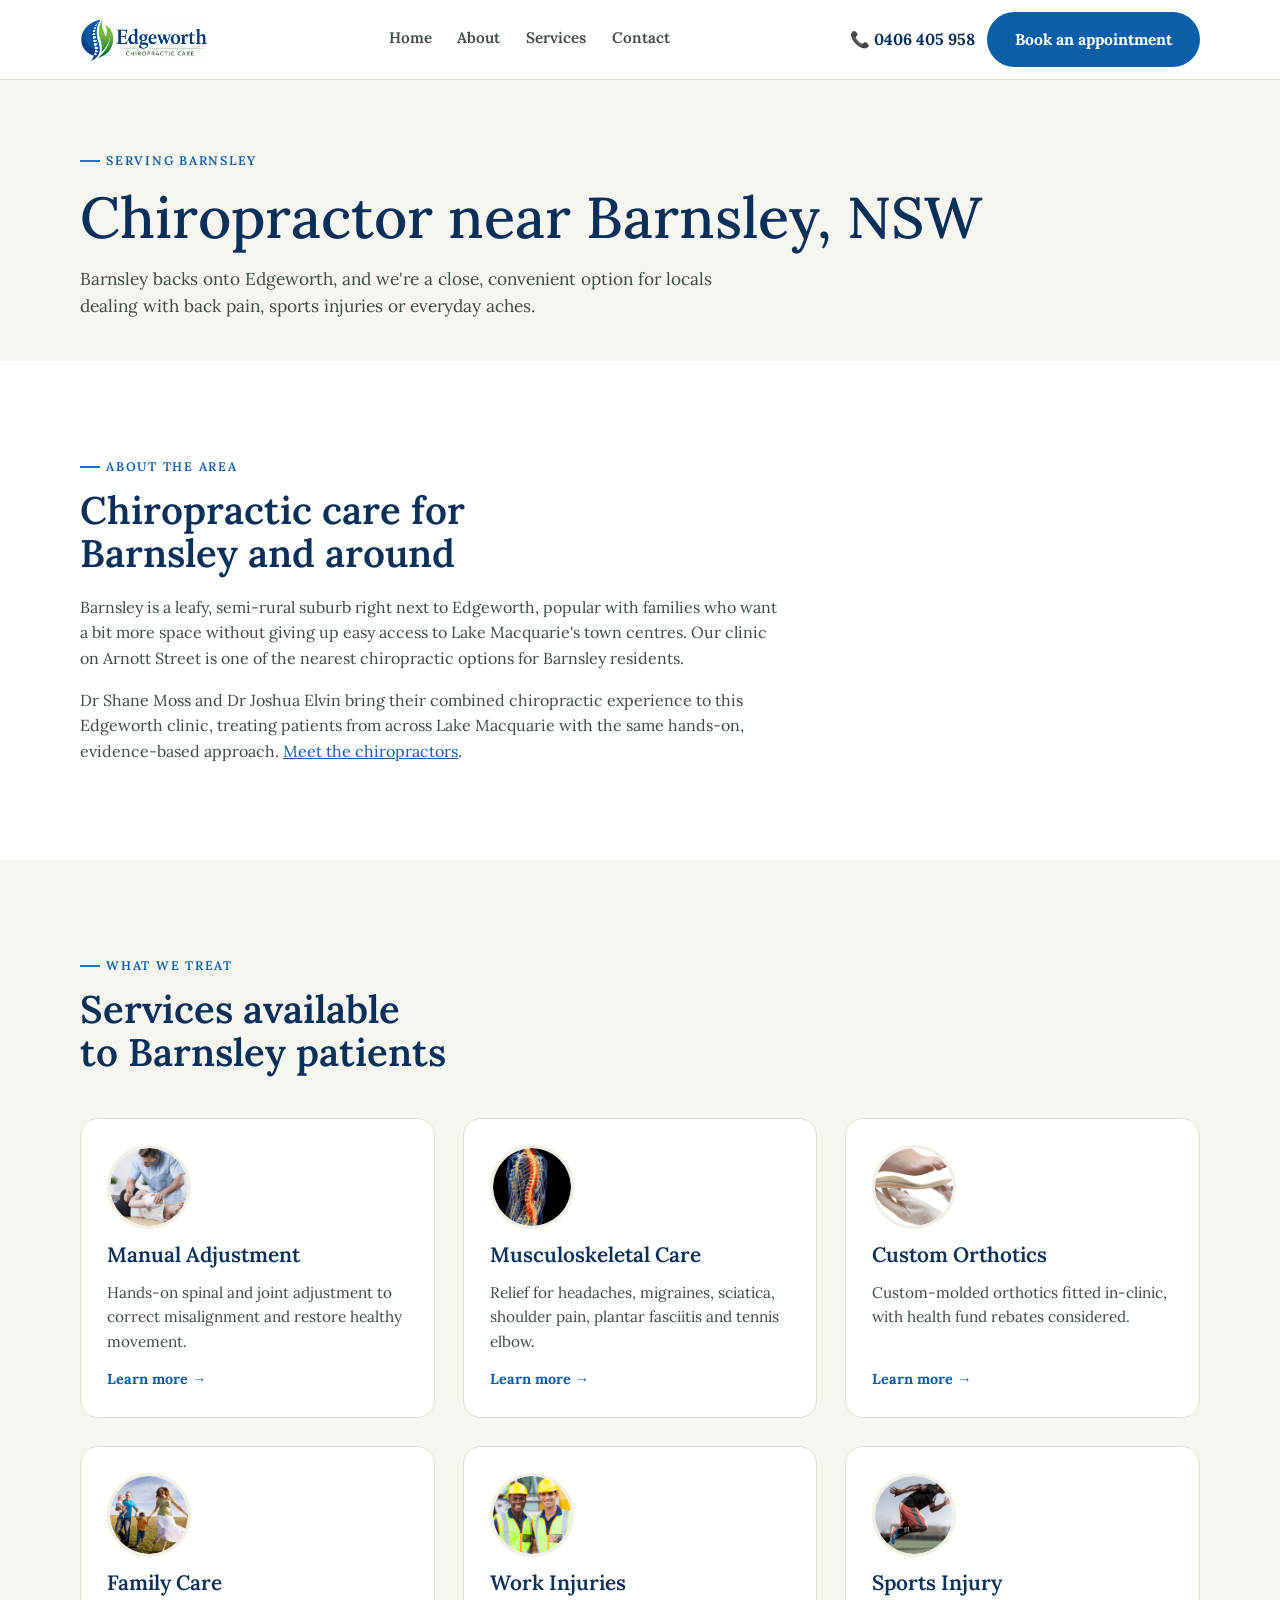
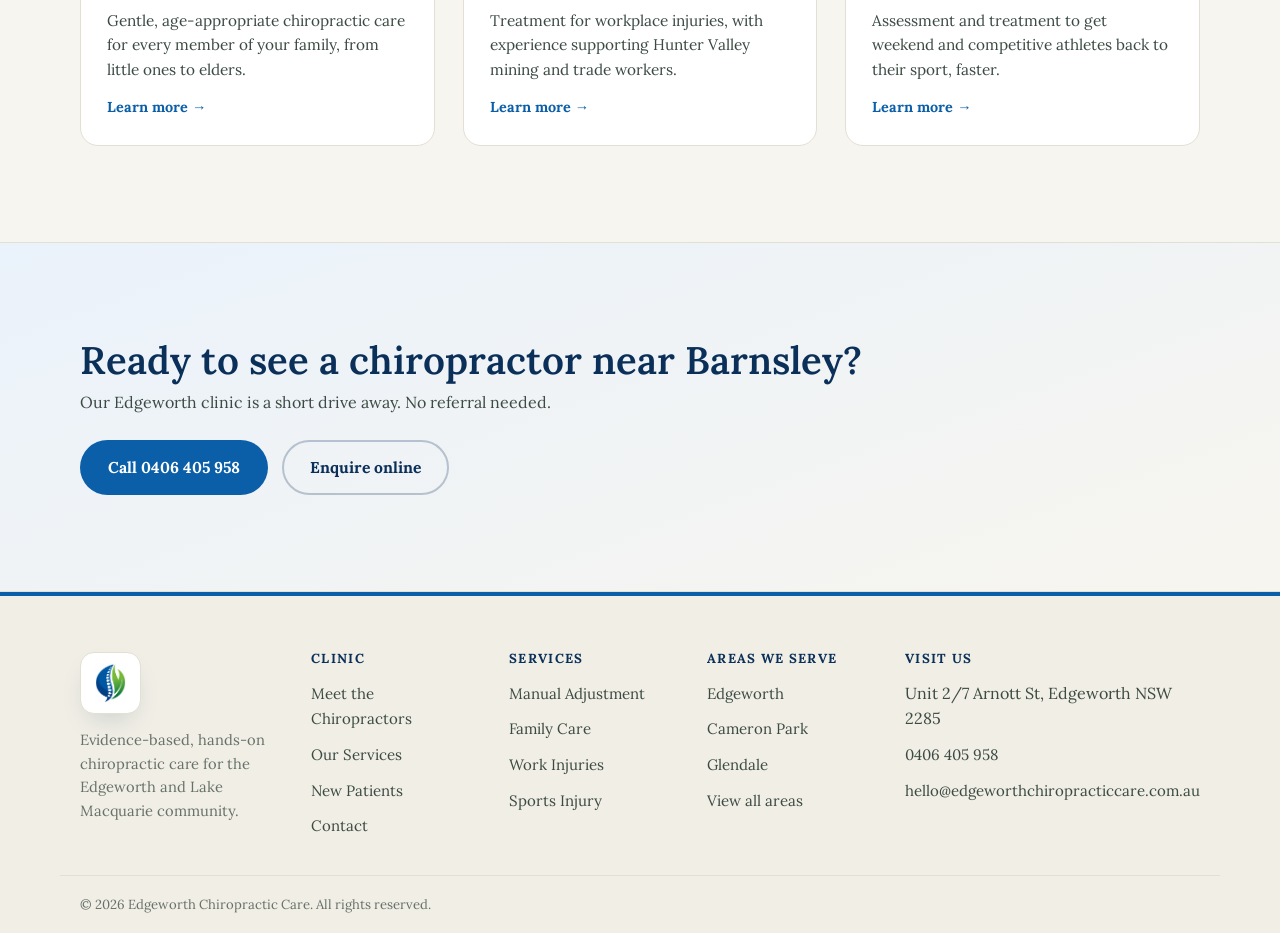
<file: chiropractor-barnsley.html>
<!doctype html>
<html lang="en-AU">
<head>
<meta charset="UTF-8">
<meta name="viewport" content="width=device-width, initial-scale=1, viewport-fit=cover">
<title>Chiropractor near Barnsley, NSW | Edgeworth Chiropractic Care</title>
<meta name="description" content="Dr Shane Moss and Dr Joshua Elvin at Edgeworth Chiropractic Care welcome patients from Barnsley and across Lake Macquarie. Evidence-based, hands-on chiropractic care, no referral needed.">
<link rel="preconnect" href="https://fonts.googleapis.com">
<link rel="preconnect" href="https://fonts.gstatic.com" crossorigin>
<link href="https://fonts.googleapis.com/css2?family=Lora:ital,wght@0,400..700;1,400..700&display=swap" rel="stylesheet">
<link rel="stylesheet" href="styles.css">
</head>
<body>

<header class="site-header">
  <div class="wrap">
    <a class="brand" href="index.html">
      <img src="images/logo-trimmed.png" alt="Edgeworth Chiropractic Care logo">
    </a>
    <button class="nav-toggle" id="navToggle" aria-label="Toggle menu" aria-expanded="false">☰</button>
    <nav class="main-nav" id="mainNav">
      <a href="index.html">Home</a>
      <a href="about.html">About</a>
      <a href="services.html">Services</a>
      <a href="contact.html">Contact</a>
    </nav>
    <div class="header-cta">
      <a class="header-phone" href="tel:0406405958">📞 0406 405 958</a>
      <a class="btn btn-primary" href="book.html">Book an appointment</a>
    </div>
  </div>
</header>

<main>
  <section class="page-hero on-cream">
    <div class="wrap">
      <span class="eyebrow">Serving Barnsley</span>
      <h1>Chiropractor near Barnsley, NSW</h1>
      <p class="lede">Barnsley backs onto Edgeworth, and we're a close, convenient option for locals dealing with back pain, sports injuries or everyday aches.</p>
    </div>
  </section>

  <section class="on-white">
    <div class="wrap">
      <div class="section-head">
        <span class="eyebrow">About the area</span>
        <h2>Chiropractic care for Barnsley and around</h2>
      </div>
      <p style="margin-top:20px; max-width:70ch;">Barnsley is a leafy, semi-rural suburb right next to Edgeworth, popular with families who want a bit more space without giving up easy access to Lake Macquarie's town centres. Our clinic on Arnott Street is one of the nearest chiropractic options for Barnsley residents.</p>
      <p style="margin-top:16px; max-width:70ch;">Dr Shane Moss and Dr Joshua Elvin bring their combined chiropractic experience to this Edgeworth clinic, treating patients from across Lake Macquarie with the same hands-on, evidence-based approach. <a href="about.html">Meet the chiropractors</a>.</p>
    </div>
  </section>

  <section class="on-cream">
    <div class="wrap">
      <div class="section-head">
        <span class="eyebrow">What we treat</span>
        <h2>Services available to Barnsley patients</h2>
      </div>
      <div class="grid-3">
        <a class="service-card" href="services.html#manual-adjustment">
          <div class="service-photo"><img src="images/manual-adjustment.png" alt="Manual adjustment treatment"></div>
          <h3>Manual Adjustment</h3>
          <p>Hands-on spinal and joint adjustment to correct misalignment and restore healthy movement.</p>
          <span class="card-link">Learn more →</span>
        </a>
        <a class="service-card" href="services.html#musculoskeletal-care">
          <div class="service-photo"><img src="images/musculoskeletal-care.png" alt="Musculoskeletal care treatment"></div>
          <h3>Musculoskeletal Care</h3>
          <p>Relief for headaches, migraines, sciatica, shoulder pain, plantar fasciitis and tennis elbow.</p>
          <span class="card-link">Learn more →</span>
        </a>
        <a class="service-card" href="services.html#custom-orthotics">
          <div class="service-photo"><img src="images/custom-orthotics.png" alt="Custom orthotics fitting"></div>
          <h3>Custom Orthotics</h3>
          <p>Custom-molded orthotics fitted in-clinic, with health fund rebates considered.</p>
          <span class="card-link">Learn more →</span>
        </a>
        <a class="service-card" href="services.html#family-care">
          <div class="service-photo"><img src="images/family-care.png" alt="Family chiropractic care"></div>
          <h3>Family Care</h3>
          <p>Gentle, age-appropriate chiropractic care for every member of your family, from little ones to elders.</p>
          <span class="card-link">Learn more →</span>
        </a>
        <a class="service-card" href="services.html#work-injuries">
          <div class="service-photo"><img src="images/work-injuries.png" alt="Work injury treatment"></div>
          <h3>Work Injuries</h3>
          <p>Treatment for workplace injuries, with experience supporting Hunter Valley mining and trade workers.</p>
          <span class="card-link">Learn more →</span>
        </a>
        <a class="service-card" href="services.html#sports-injury">
          <div class="service-photo"><img src="images/sports-injuries.png" alt="Sports injury treatment"></div>
          <h3>Sports Injury</h3>
          <p>Assessment and treatment to get weekend and competitive athletes back to their sport, faster.</p>
          <span class="card-link">Learn more →</span>
        </a>
      </div>
    </div>
  </section>

  <section class="on-navy">
    <div class="wrap cta-band">
      <div>
        <h2>Ready to see a chiropractor near Barnsley?</h2>
        <p>Our Edgeworth clinic is a short drive away. No referral needed.</p>
      </div>
      <div class="btn-row">
        <a class="btn btn-primary" href="tel:0406405958">Call 0406 405 958</a>
        <a class="btn btn-outline" href="contact.html">Enquire online</a>
      </div>
    </div>
  </section>
</main>

<footer class="site-footer">
  <div class="wrap footer-top">
    <div>
      <span class="footer-brand-badge"><img src="images/logo-icon.png" alt="Edgeworth Chiropractic Care icon"></span>
      <p class="tag">Evidence-based, hands-on chiropractic care for the Edgeworth and Lake Macquarie community.</p>
    </div>
    <div class="footer-col">
      <h4>Clinic</h4>
      <ul>
        <li><a href="about.html">Meet the Chiropractors</a></li>
        <li><a href="services.html">Our Services</a></li>
        <li><a href="contact.html">New Patients</a></li>
        <li><a href="contact.html">Contact</a></li>
      </ul>
    </div>
    <div class="footer-col">
      <h4>Services</h4>
      <ul>
        <li><a href="services.html#manual-adjustment">Manual Adjustment</a></li>
        <li><a href="services.html#family-care">Family Care</a></li>
        <li><a href="services.html#work-injuries">Work Injuries</a></li>
        <li><a href="services.html#sports-injury">Sports Injury</a></li>
      </ul>
    </div>
    <div class="footer-col">
      <h4>Areas we serve</h4>
      <ul>
        <li><a href="chiropractor-edgeworth.html">Edgeworth</a></li>
        <li><a href="chiropractor-cameron-park.html">Cameron Park</a></li>
        <li><a href="chiropractor-glendale.html">Glendale</a></li>
        <li><a href="locations.html">View all areas</a></li>
      </ul>
    </div>
    <div class="footer-col">
      <h4>Visit us</h4>
      <ul>
        <li>Unit 2/7 Arnott St, Edgeworth NSW 2285</li>
        <li><a href="tel:0406405958">0406 405 958</a></li>
        <li><a href="mailto:hello@edgeworthchiropracticcare.com.au">hello@edgeworthchiropracticcare.com.au</a></li>
      </ul>
    </div>
  </div>
  <div class="wrap footer-bottom">
    <span>© 2026 Edgeworth Chiropractic Care. All rights reserved.</span>
  </div>
</footer>

<script>
  var toggle = document.getElementById('navToggle');
  var nav = document.getElementById('mainNav');
  if (toggle) {
    toggle.addEventListener('click', function () {
      var open = nav.classList.toggle('open');
      toggle.setAttribute('aria-expanded', open ? 'true' : 'false');
    });
  }
</script>
</body>
</html>
</file>
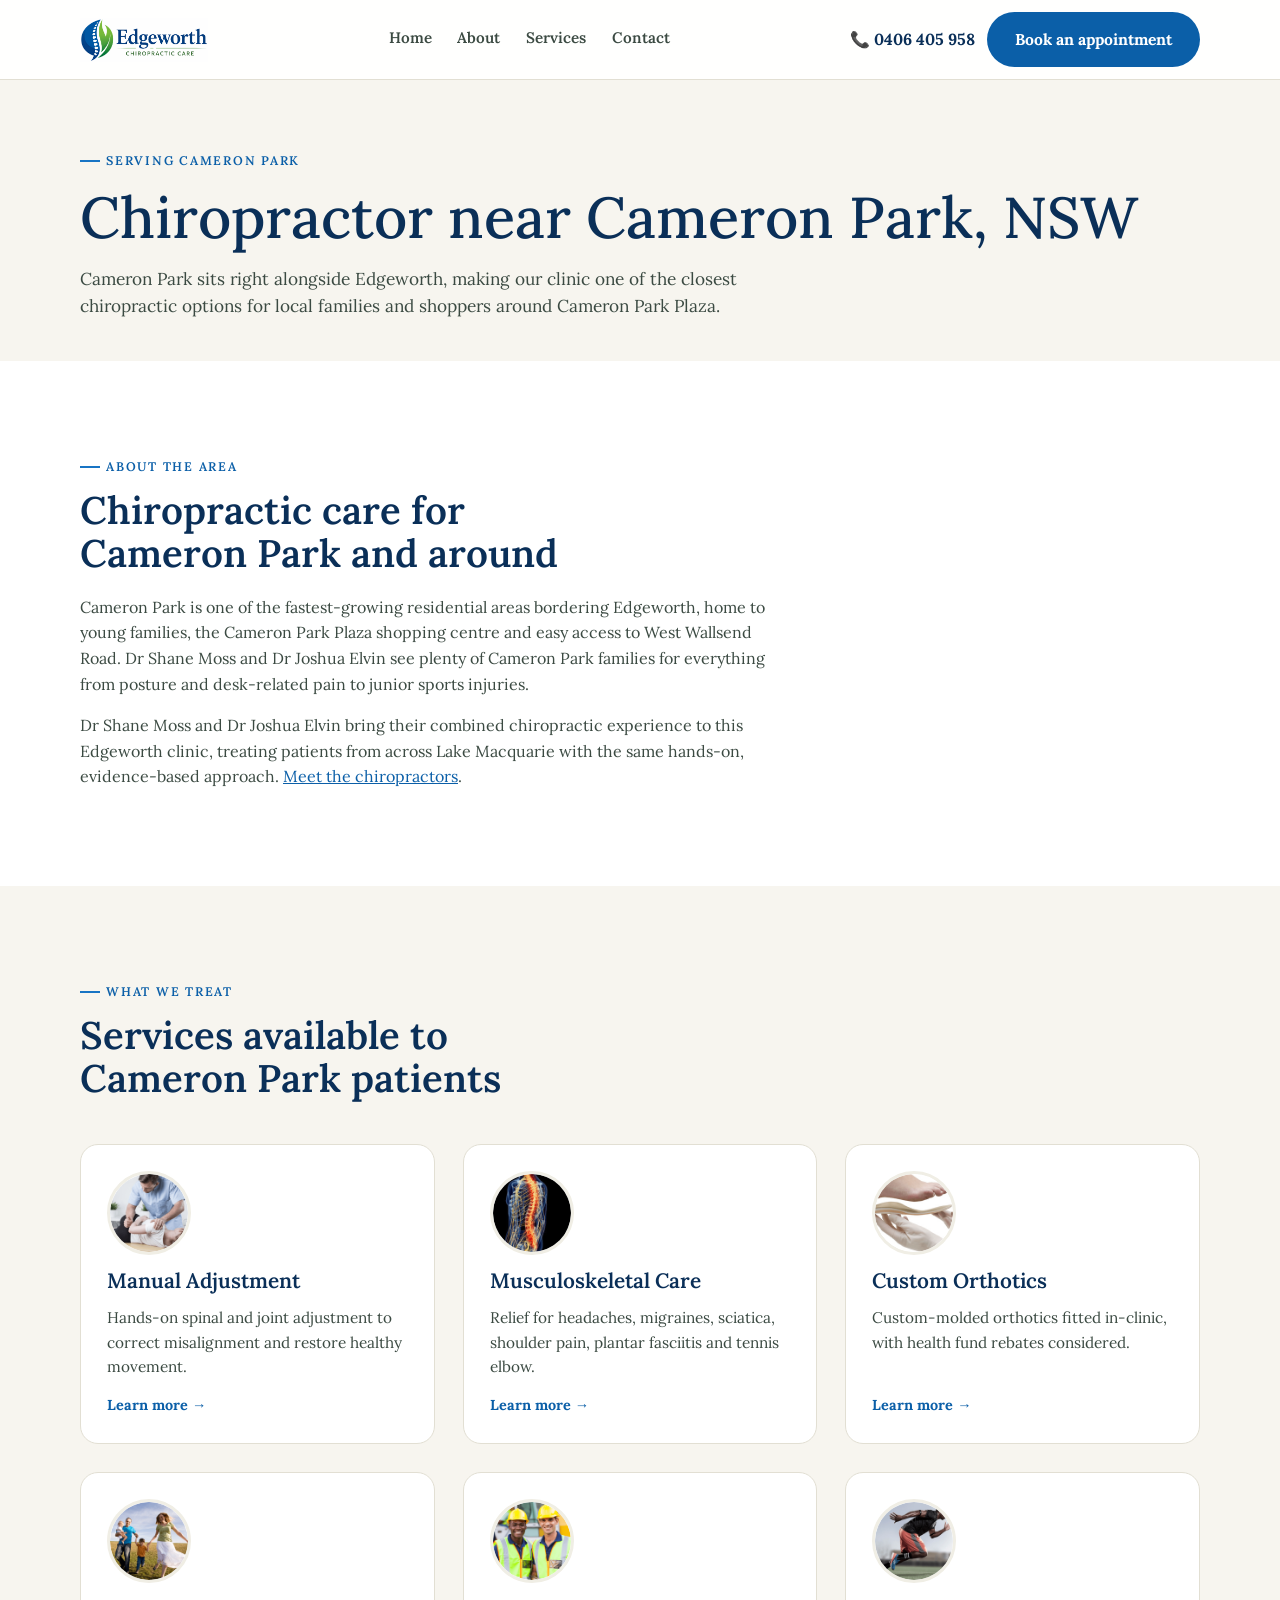
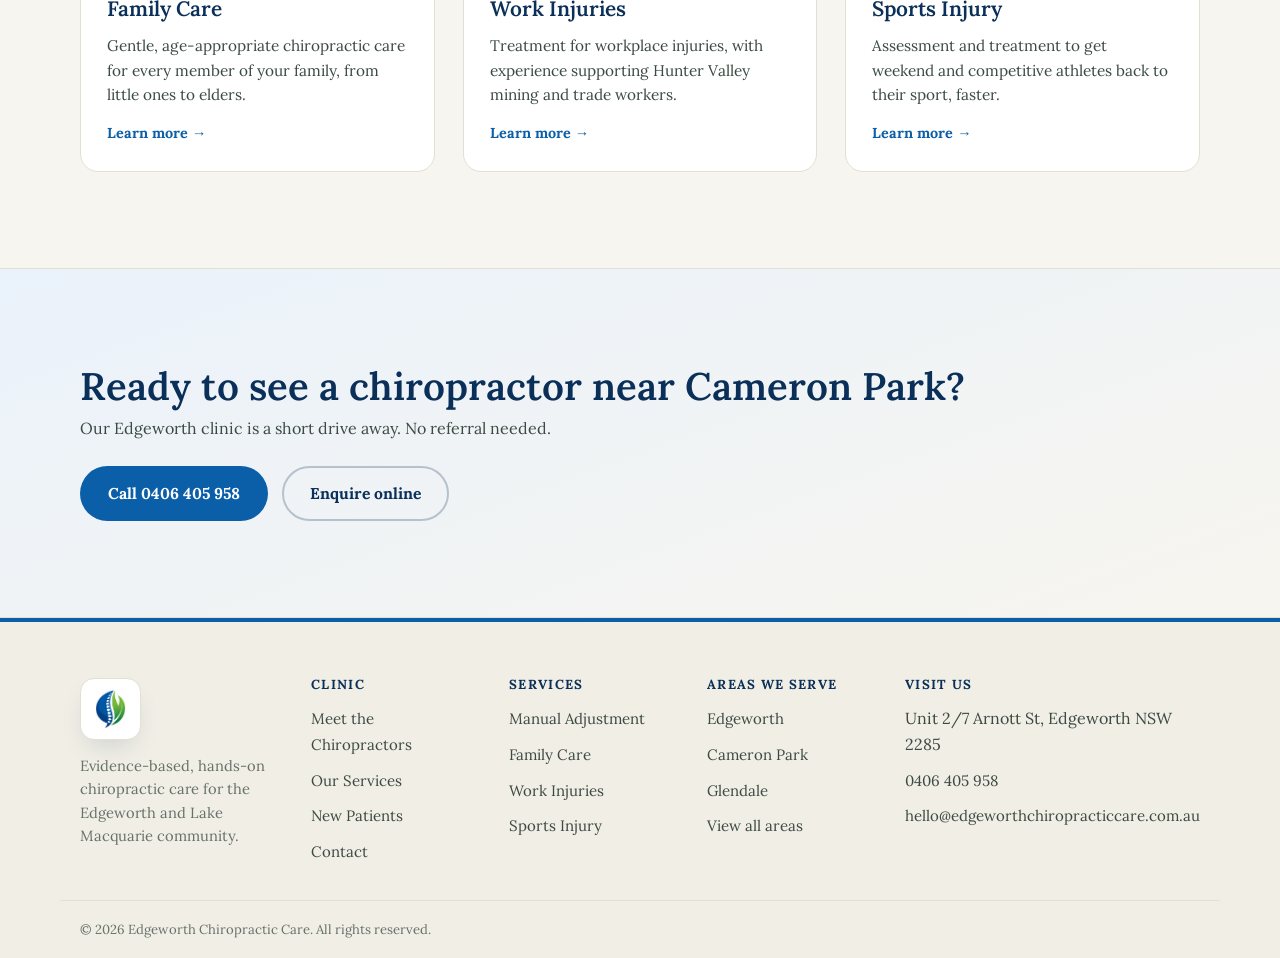
<file: chiropractor-cameron-park.html>
<!doctype html>
<html lang="en-AU">
<head>
<meta charset="UTF-8">
<meta name="viewport" content="width=device-width, initial-scale=1, viewport-fit=cover">
<title>Chiropractor near Cameron Park, NSW | Edgeworth Chiropractic Care</title>
<meta name="description" content="Dr Shane Moss and Dr Joshua Elvin at Edgeworth Chiropractic Care welcome patients from Cameron Park and across Lake Macquarie. Evidence-based, hands-on chiropractic care, no referral needed.">
<link rel="preconnect" href="https://fonts.googleapis.com">
<link rel="preconnect" href="https://fonts.gstatic.com" crossorigin>
<link href="https://fonts.googleapis.com/css2?family=Lora:ital,wght@0,400..700;1,400..700&display=swap" rel="stylesheet">
<link rel="stylesheet" href="styles.css">
</head>
<body>

<header class="site-header">
  <div class="wrap">
    <a class="brand" href="index.html">
      <img src="images/logo-trimmed.png" alt="Edgeworth Chiropractic Care logo">
    </a>
    <button class="nav-toggle" id="navToggle" aria-label="Toggle menu" aria-expanded="false">☰</button>
    <nav class="main-nav" id="mainNav">
      <a href="index.html">Home</a>
      <a href="about.html">About</a>
      <a href="services.html">Services</a>
      <a href="contact.html">Contact</a>
    </nav>
    <div class="header-cta">
      <a class="header-phone" href="tel:0406405958">📞 0406 405 958</a>
      <a class="btn btn-primary" href="book.html">Book an appointment</a>
    </div>
  </div>
</header>

<main>
  <section class="page-hero on-cream">
    <div class="wrap">
      <span class="eyebrow">Serving Cameron Park</span>
      <h1>Chiropractor near Cameron Park, NSW</h1>
      <p class="lede">Cameron Park sits right alongside Edgeworth, making our clinic one of the closest chiropractic options for local families and shoppers around Cameron Park Plaza.</p>
    </div>
  </section>

  <section class="on-white">
    <div class="wrap">
      <div class="section-head">
        <span class="eyebrow">About the area</span>
        <h2>Chiropractic care for Cameron Park and around</h2>
      </div>
      <p style="margin-top:20px; max-width:70ch;">Cameron Park is one of the fastest-growing residential areas bordering Edgeworth, home to young families, the Cameron Park Plaza shopping centre and easy access to West Wallsend Road. Dr Shane Moss and Dr Joshua Elvin see plenty of Cameron Park families for everything from posture and desk-related pain to junior sports injuries.</p>
      <p style="margin-top:16px; max-width:70ch;">Dr Shane Moss and Dr Joshua Elvin bring their combined chiropractic experience to this Edgeworth clinic, treating patients from across Lake Macquarie with the same hands-on, evidence-based approach. <a href="about.html">Meet the chiropractors</a>.</p>
    </div>
  </section>

  <section class="on-cream">
    <div class="wrap">
      <div class="section-head">
        <span class="eyebrow">What we treat</span>
        <h2>Services available to Cameron Park patients</h2>
      </div>
      <div class="grid-3">
        <a class="service-card" href="services.html#manual-adjustment">
          <div class="service-photo"><img src="images/manual-adjustment.png" alt="Manual adjustment treatment"></div>
          <h3>Manual Adjustment</h3>
          <p>Hands-on spinal and joint adjustment to correct misalignment and restore healthy movement.</p>
          <span class="card-link">Learn more →</span>
        </a>
        <a class="service-card" href="services.html#musculoskeletal-care">
          <div class="service-photo"><img src="images/musculoskeletal-care.png" alt="Musculoskeletal care treatment"></div>
          <h3>Musculoskeletal Care</h3>
          <p>Relief for headaches, migraines, sciatica, shoulder pain, plantar fasciitis and tennis elbow.</p>
          <span class="card-link">Learn more →</span>
        </a>
        <a class="service-card" href="services.html#custom-orthotics">
          <div class="service-photo"><img src="images/custom-orthotics.png" alt="Custom orthotics fitting"></div>
          <h3>Custom Orthotics</h3>
          <p>Custom-molded orthotics fitted in-clinic, with health fund rebates considered.</p>
          <span class="card-link">Learn more →</span>
        </a>
        <a class="service-card" href="services.html#family-care">
          <div class="service-photo"><img src="images/family-care.png" alt="Family chiropractic care"></div>
          <h3>Family Care</h3>
          <p>Gentle, age-appropriate chiropractic care for every member of your family, from little ones to elders.</p>
          <span class="card-link">Learn more →</span>
        </a>
        <a class="service-card" href="services.html#work-injuries">
          <div class="service-photo"><img src="images/work-injuries.png" alt="Work injury treatment"></div>
          <h3>Work Injuries</h3>
          <p>Treatment for workplace injuries, with experience supporting Hunter Valley mining and trade workers.</p>
          <span class="card-link">Learn more →</span>
        </a>
        <a class="service-card" href="services.html#sports-injury">
          <div class="service-photo"><img src="images/sports-injuries.png" alt="Sports injury treatment"></div>
          <h3>Sports Injury</h3>
          <p>Assessment and treatment to get weekend and competitive athletes back to their sport, faster.</p>
          <span class="card-link">Learn more →</span>
        </a>
      </div>
    </div>
  </section>

  <section class="on-navy">
    <div class="wrap cta-band">
      <div>
        <h2>Ready to see a chiropractor near Cameron Park?</h2>
        <p>Our Edgeworth clinic is a short drive away. No referral needed.</p>
      </div>
      <div class="btn-row">
        <a class="btn btn-primary" href="tel:0406405958">Call 0406 405 958</a>
        <a class="btn btn-outline" href="contact.html">Enquire online</a>
      </div>
    </div>
  </section>
</main>

<footer class="site-footer">
  <div class="wrap footer-top">
    <div>
      <span class="footer-brand-badge"><img src="images/logo-icon.png" alt="Edgeworth Chiropractic Care icon"></span>
      <p class="tag">Evidence-based, hands-on chiropractic care for the Edgeworth and Lake Macquarie community.</p>
    </div>
    <div class="footer-col">
      <h4>Clinic</h4>
      <ul>
        <li><a href="about.html">Meet the Chiropractors</a></li>
        <li><a href="services.html">Our Services</a></li>
        <li><a href="contact.html">New Patients</a></li>
        <li><a href="contact.html">Contact</a></li>
      </ul>
    </div>
    <div class="footer-col">
      <h4>Services</h4>
      <ul>
        <li><a href="services.html#manual-adjustment">Manual Adjustment</a></li>
        <li><a href="services.html#family-care">Family Care</a></li>
        <li><a href="services.html#work-injuries">Work Injuries</a></li>
        <li><a href="services.html#sports-injury">Sports Injury</a></li>
      </ul>
    </div>
    <div class="footer-col">
      <h4>Areas we serve</h4>
      <ul>
        <li><a href="chiropractor-edgeworth.html">Edgeworth</a></li>
        <li><a href="chiropractor-cameron-park.html">Cameron Park</a></li>
        <li><a href="chiropractor-glendale.html">Glendale</a></li>
        <li><a href="locations.html">View all areas</a></li>
      </ul>
    </div>
    <div class="footer-col">
      <h4>Visit us</h4>
      <ul>
        <li>Unit 2/7 Arnott St, Edgeworth NSW 2285</li>
        <li><a href="tel:0406405958">0406 405 958</a></li>
        <li><a href="mailto:hello@edgeworthchiropracticcare.com.au">hello@edgeworthchiropracticcare.com.au</a></li>
      </ul>
    </div>
  </div>
  <div class="wrap footer-bottom">
    <span>© 2026 Edgeworth Chiropractic Care. All rights reserved.</span>
  </div>
</footer>

<script>
  var toggle = document.getElementById('navToggle');
  var nav = document.getElementById('mainNav');
  if (toggle) {
    toggle.addEventListener('click', function () {
      var open = nav.classList.toggle('open');
      toggle.setAttribute('aria-expanded', open ? 'true' : 'false');
    });
  }
</script>
</body>
</html>
</file>
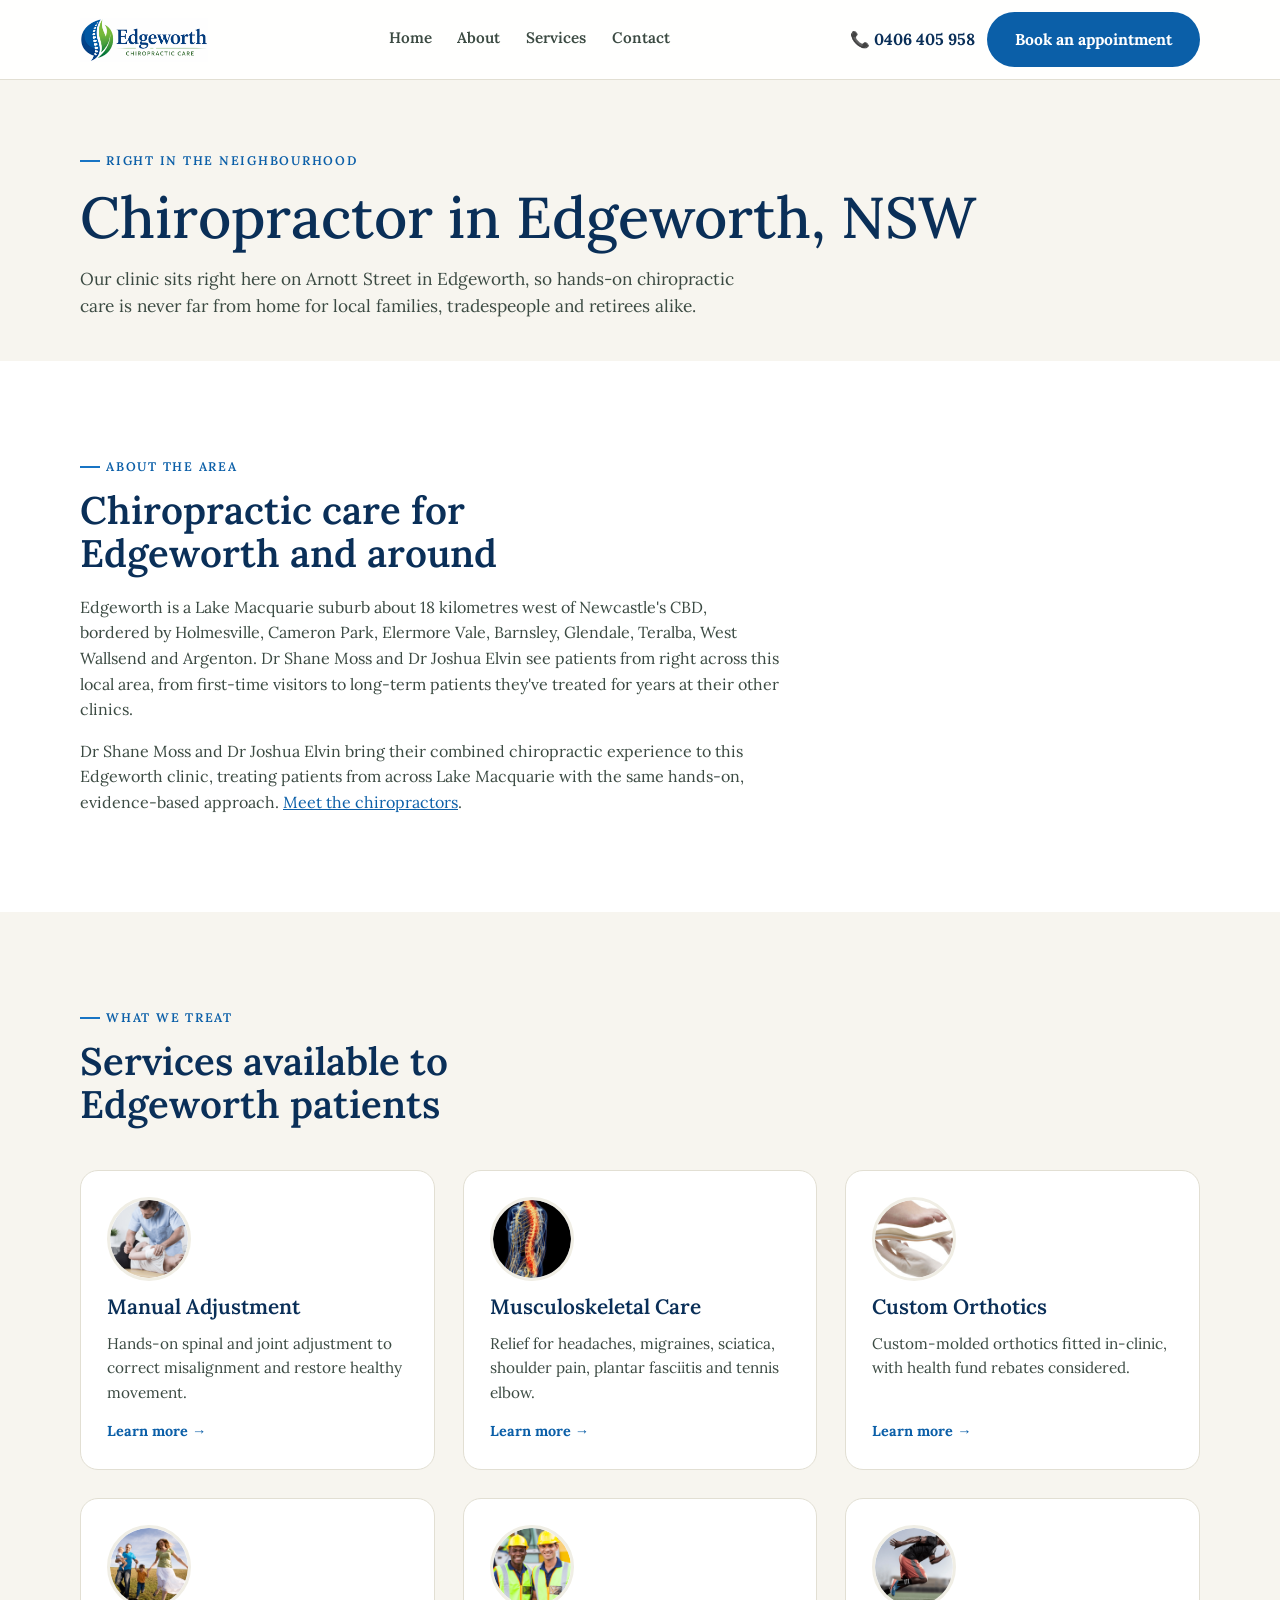
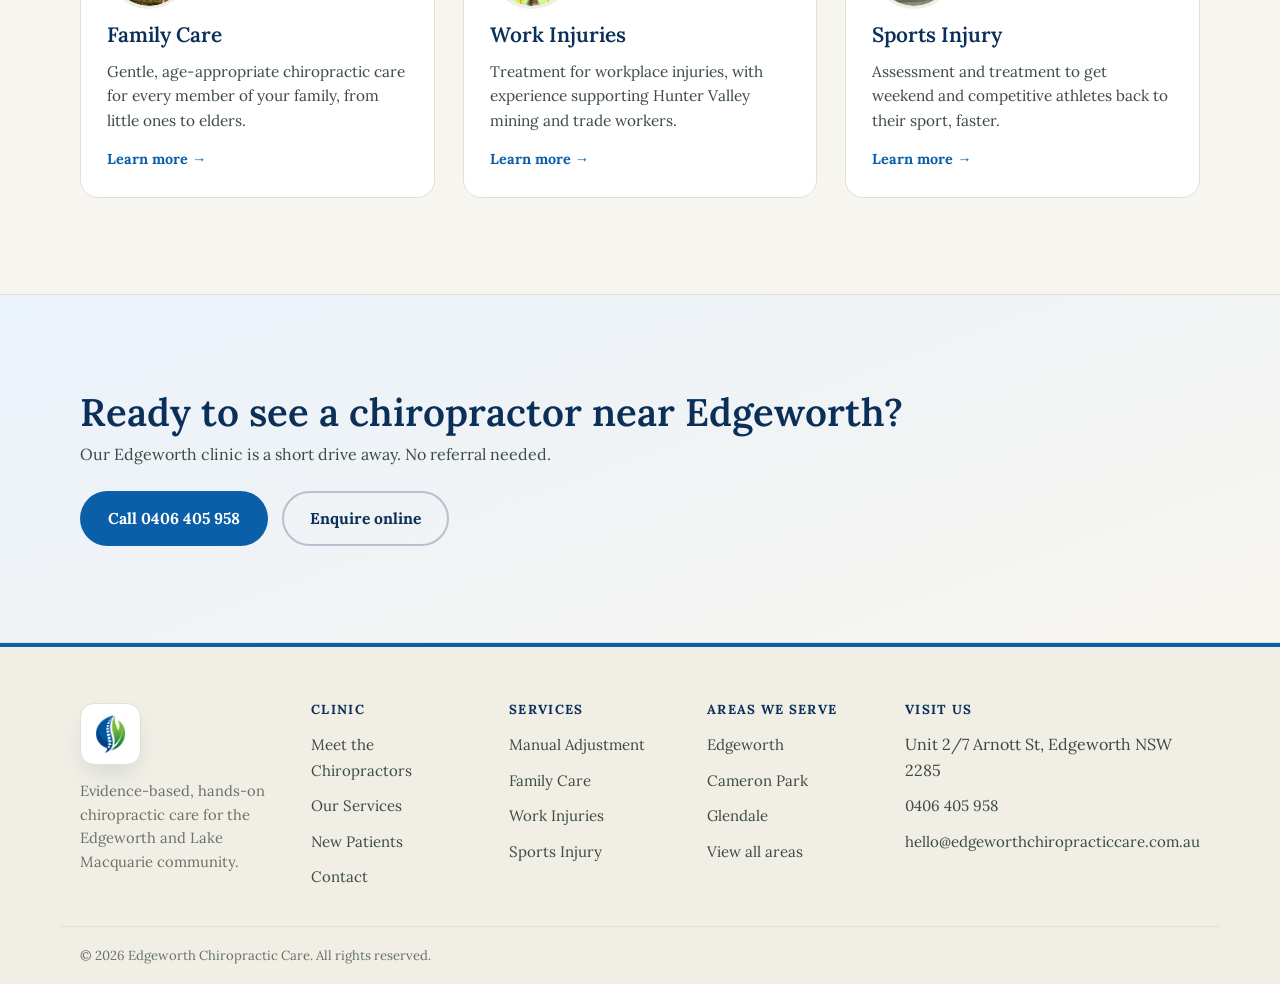
<file: chiropractor-edgeworth.html>
<!doctype html>
<html lang="en-AU">
<head>
<meta charset="UTF-8">
<meta name="viewport" content="width=device-width, initial-scale=1, viewport-fit=cover">
<title>Chiropractor in Edgeworth, NSW | Edgeworth Chiropractic Care</title>
<meta name="description" content="Dr Shane Moss and Dr Joshua Elvin at Edgeworth Chiropractic Care welcome patients from Edgeworth and across Lake Macquarie. Evidence-based, hands-on chiropractic care, no referral needed.">
<link rel="preconnect" href="https://fonts.googleapis.com">
<link rel="preconnect" href="https://fonts.gstatic.com" crossorigin>
<link href="https://fonts.googleapis.com/css2?family=Lora:ital,wght@0,400..700;1,400..700&display=swap" rel="stylesheet">
<link rel="stylesheet" href="styles.css">
</head>
<body>

<header class="site-header">
  <div class="wrap">
    <a class="brand" href="index.html">
      <img src="images/logo-trimmed.png" alt="Edgeworth Chiropractic Care logo">
    </a>
    <button class="nav-toggle" id="navToggle" aria-label="Toggle menu" aria-expanded="false">☰</button>
    <nav class="main-nav" id="mainNav">
      <a href="index.html">Home</a>
      <a href="about.html">About</a>
      <a href="services.html">Services</a>
      <a href="contact.html">Contact</a>
    </nav>
    <div class="header-cta">
      <a class="header-phone" href="tel:0406405958">📞 0406 405 958</a>
      <a class="btn btn-primary" href="book.html">Book an appointment</a>
    </div>
  </div>
</header>

<main>
  <section class="page-hero on-cream">
    <div class="wrap">
      <span class="eyebrow">Right in the neighbourhood</span>
      <h1>Chiropractor in Edgeworth, NSW</h1>
      <p class="lede">Our clinic sits right here on Arnott Street in Edgeworth, so hands-on chiropractic care is never far from home for local families, tradespeople and retirees alike.</p>
    </div>
  </section>

  <section class="on-white">
    <div class="wrap">
      <div class="section-head">
        <span class="eyebrow">About the area</span>
        <h2>Chiropractic care for Edgeworth and around</h2>
      </div>
      <p style="margin-top:20px; max-width:70ch;">Edgeworth is a Lake Macquarie suburb about 18 kilometres west of Newcastle's CBD, bordered by Holmesville, Cameron Park, Elermore Vale, Barnsley, Glendale, Teralba, West Wallsend and Argenton. Dr Shane Moss and Dr Joshua Elvin see patients from right across this local area, from first-time visitors to long-term patients they've treated for years at their other clinics.</p>
      <p style="margin-top:16px; max-width:70ch;">Dr Shane Moss and Dr Joshua Elvin bring their combined chiropractic experience to this Edgeworth clinic, treating patients from across Lake Macquarie with the same hands-on, evidence-based approach. <a href="about.html">Meet the chiropractors</a>.</p>
    </div>
  </section>

  <section class="on-cream">
    <div class="wrap">
      <div class="section-head">
        <span class="eyebrow">What we treat</span>
        <h2>Services available to Edgeworth patients</h2>
      </div>
      <div class="grid-3">
        <a class="service-card" href="services.html#manual-adjustment">
          <div class="service-photo"><img src="images/manual-adjustment.png" alt="Manual adjustment treatment"></div>
          <h3>Manual Adjustment</h3>
          <p>Hands-on spinal and joint adjustment to correct misalignment and restore healthy movement.</p>
          <span class="card-link">Learn more →</span>
        </a>
        <a class="service-card" href="services.html#musculoskeletal-care">
          <div class="service-photo"><img src="images/musculoskeletal-care.png" alt="Musculoskeletal care treatment"></div>
          <h3>Musculoskeletal Care</h3>
          <p>Relief for headaches, migraines, sciatica, shoulder pain, plantar fasciitis and tennis elbow.</p>
          <span class="card-link">Learn more →</span>
        </a>
        <a class="service-card" href="services.html#custom-orthotics">
          <div class="service-photo"><img src="images/custom-orthotics.png" alt="Custom orthotics fitting"></div>
          <h3>Custom Orthotics</h3>
          <p>Custom-molded orthotics fitted in-clinic, with health fund rebates considered.</p>
          <span class="card-link">Learn more →</span>
        </a>
        <a class="service-card" href="services.html#family-care">
          <div class="service-photo"><img src="images/family-care.png" alt="Family chiropractic care"></div>
          <h3>Family Care</h3>
          <p>Gentle, age-appropriate chiropractic care for every member of your family, from little ones to elders.</p>
          <span class="card-link">Learn more →</span>
        </a>
        <a class="service-card" href="services.html#work-injuries">
          <div class="service-photo"><img src="images/work-injuries.png" alt="Work injury treatment"></div>
          <h3>Work Injuries</h3>
          <p>Treatment for workplace injuries, with experience supporting Hunter Valley mining and trade workers.</p>
          <span class="card-link">Learn more →</span>
        </a>
        <a class="service-card" href="services.html#sports-injury">
          <div class="service-photo"><img src="images/sports-injuries.png" alt="Sports injury treatment"></div>
          <h3>Sports Injury</h3>
          <p>Assessment and treatment to get weekend and competitive athletes back to their sport, faster.</p>
          <span class="card-link">Learn more →</span>
        </a>
      </div>
    </div>
  </section>

  <section class="on-navy">
    <div class="wrap cta-band">
      <div>
        <h2>Ready to see a chiropractor near Edgeworth?</h2>
        <p>Our Edgeworth clinic is a short drive away. No referral needed.</p>
      </div>
      <div class="btn-row">
        <a class="btn btn-primary" href="tel:0406405958">Call 0406 405 958</a>
        <a class="btn btn-outline" href="contact.html">Enquire online</a>
      </div>
    </div>
  </section>
</main>

<footer class="site-footer">
  <div class="wrap footer-top">
    <div>
      <span class="footer-brand-badge"><img src="images/logo-icon.png" alt="Edgeworth Chiropractic Care icon"></span>
      <p class="tag">Evidence-based, hands-on chiropractic care for the Edgeworth and Lake Macquarie community.</p>
    </div>
    <div class="footer-col">
      <h4>Clinic</h4>
      <ul>
        <li><a href="about.html">Meet the Chiropractors</a></li>
        <li><a href="services.html">Our Services</a></li>
        <li><a href="contact.html">New Patients</a></li>
        <li><a href="contact.html">Contact</a></li>
      </ul>
    </div>
    <div class="footer-col">
      <h4>Services</h4>
      <ul>
        <li><a href="services.html#manual-adjustment">Manual Adjustment</a></li>
        <li><a href="services.html#family-care">Family Care</a></li>
        <li><a href="services.html#work-injuries">Work Injuries</a></li>
        <li><a href="services.html#sports-injury">Sports Injury</a></li>
      </ul>
    </div>
    <div class="footer-col">
      <h4>Areas we serve</h4>
      <ul>
        <li><a href="chiropractor-edgeworth.html">Edgeworth</a></li>
        <li><a href="chiropractor-cameron-park.html">Cameron Park</a></li>
        <li><a href="chiropractor-glendale.html">Glendale</a></li>
        <li><a href="locations.html">View all areas</a></li>
      </ul>
    </div>
    <div class="footer-col">
      <h4>Visit us</h4>
      <ul>
        <li>Unit 2/7 Arnott St, Edgeworth NSW 2285</li>
        <li><a href="tel:0406405958">0406 405 958</a></li>
        <li><a href="mailto:hello@edgeworthchiropracticcare.com.au">hello@edgeworthchiropracticcare.com.au</a></li>
      </ul>
    </div>
  </div>
  <div class="wrap footer-bottom">
    <span>© 2026 Edgeworth Chiropractic Care. All rights reserved.</span>
  </div>
</footer>

<script>
  var toggle = document.getElementById('navToggle');
  var nav = document.getElementById('mainNav');
  if (toggle) {
    toggle.addEventListener('click', function () {
      var open = nav.classList.toggle('open');
      toggle.setAttribute('aria-expanded', open ? 'true' : 'false');
    });
  }
</script>
</body>
</html>
</file>
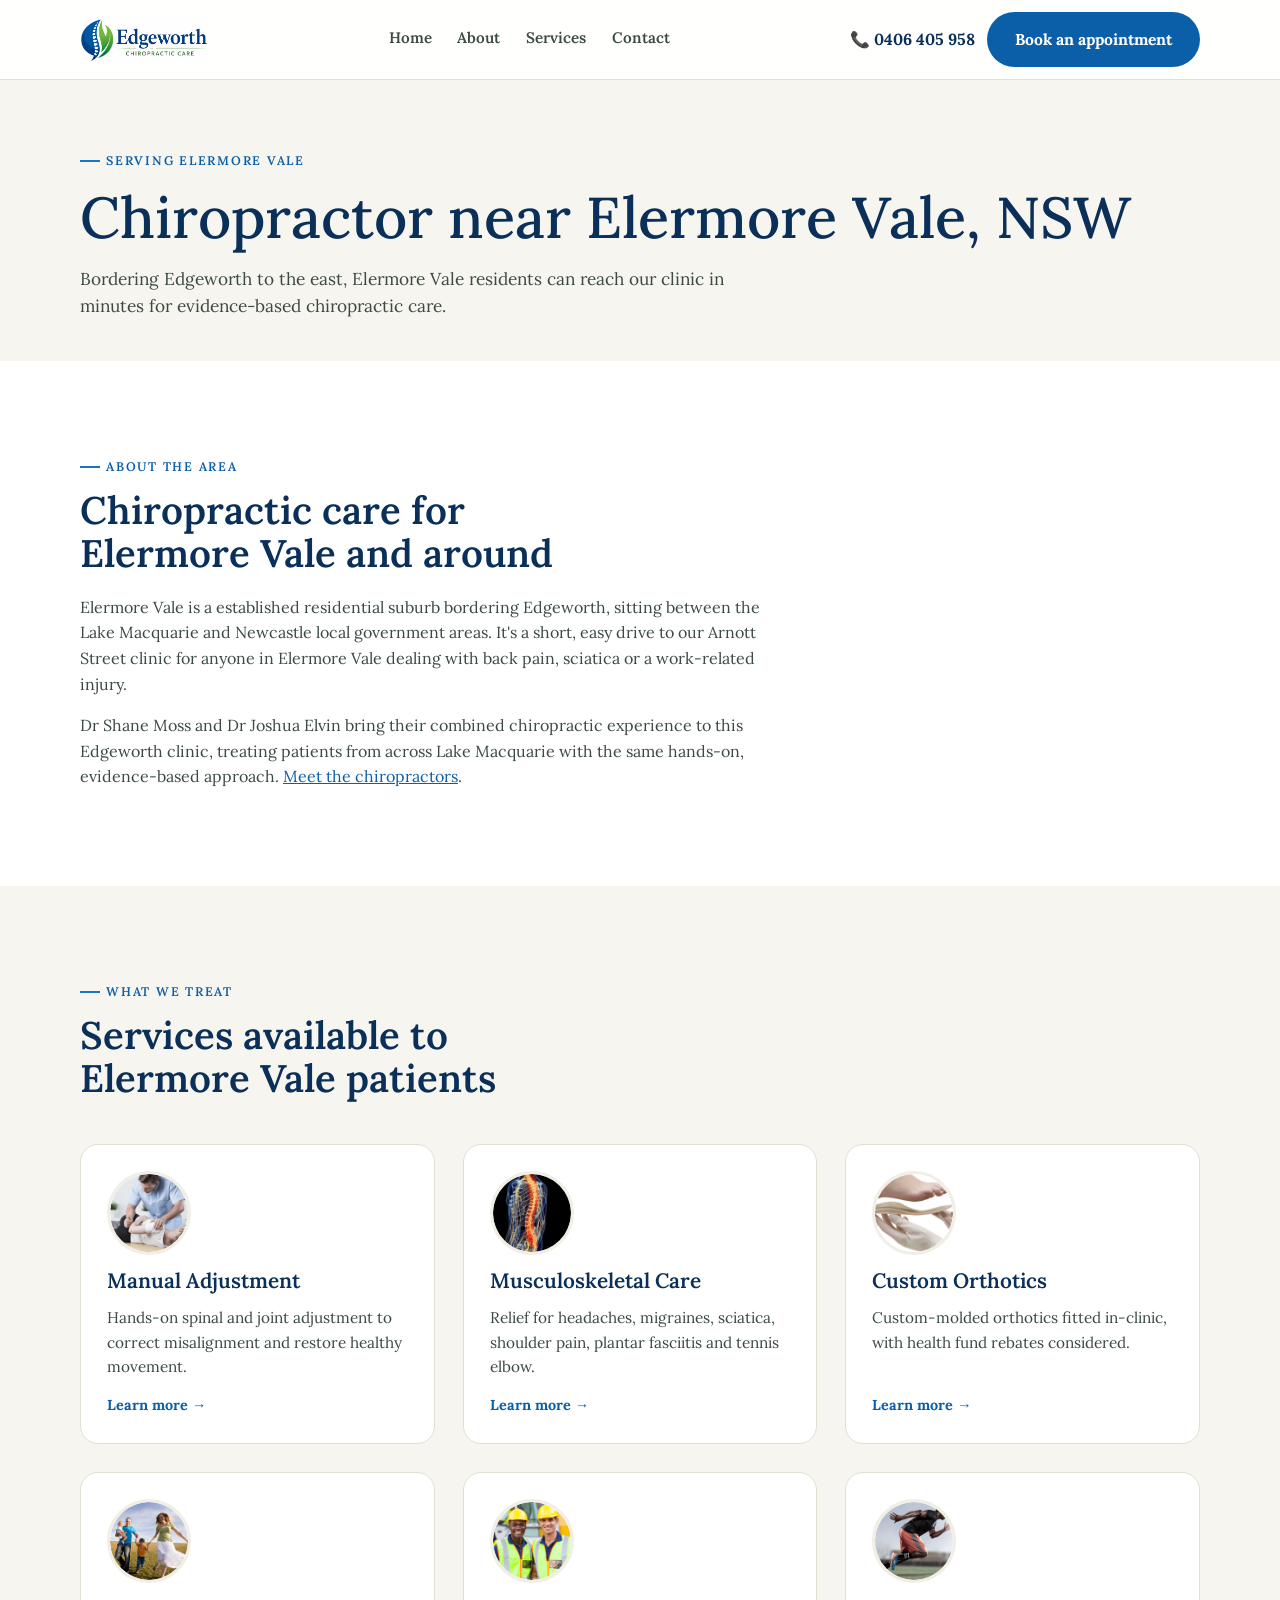
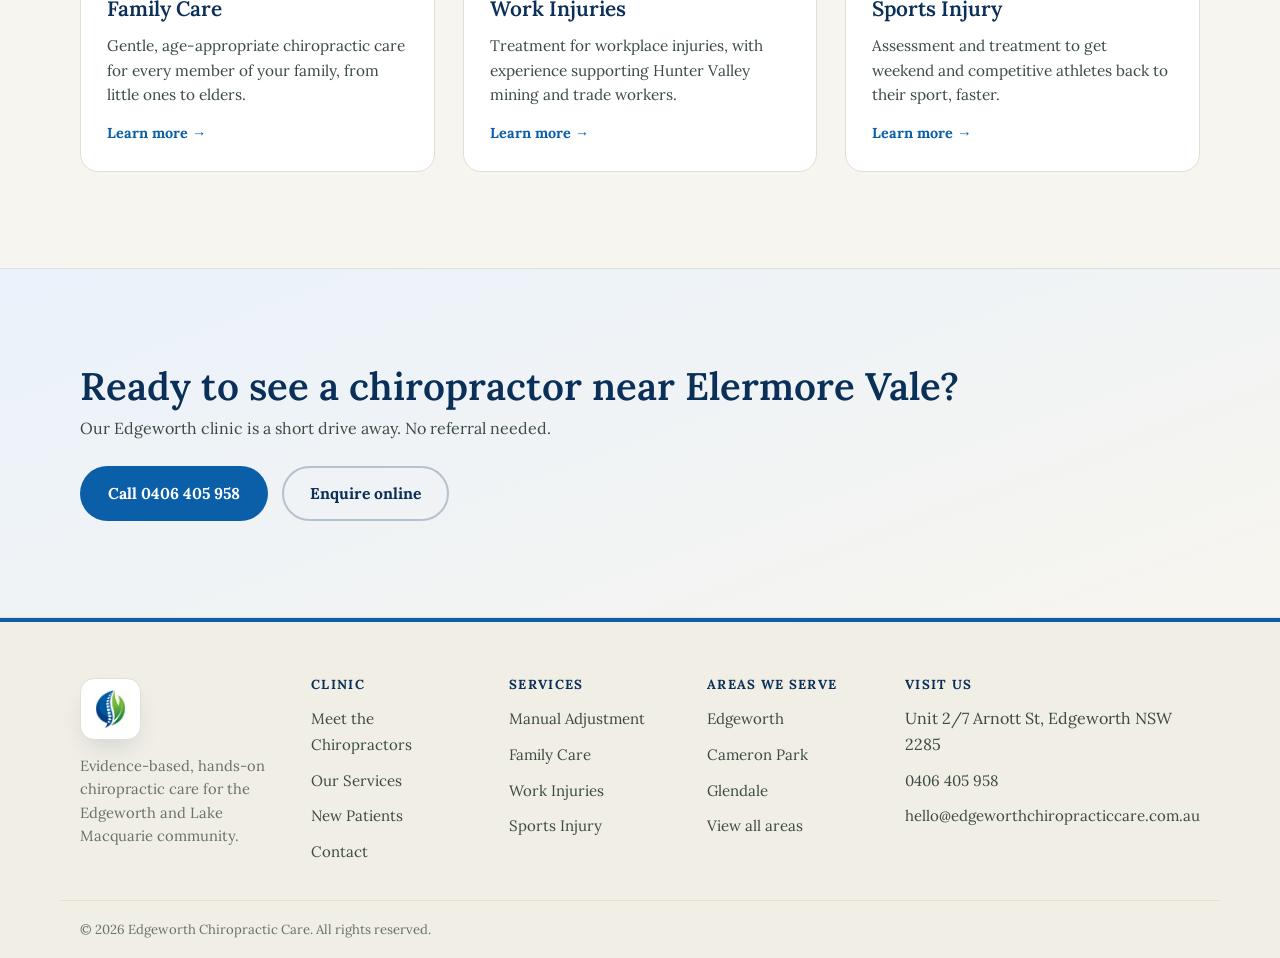
<file: chiropractor-elermore-vale.html>
<!doctype html>
<html lang="en-AU">
<head>
<meta charset="UTF-8">
<meta name="viewport" content="width=device-width, initial-scale=1, viewport-fit=cover">
<title>Chiropractor near Elermore Vale, NSW | Edgeworth Chiropractic Care</title>
<meta name="description" content="Dr Shane Moss and Dr Joshua Elvin at Edgeworth Chiropractic Care welcome patients from Elermore Vale and across Lake Macquarie. Evidence-based, hands-on chiropractic care, no referral needed.">
<link rel="preconnect" href="https://fonts.googleapis.com">
<link rel="preconnect" href="https://fonts.gstatic.com" crossorigin>
<link href="https://fonts.googleapis.com/css2?family=Lora:ital,wght@0,400..700;1,400..700&display=swap" rel="stylesheet">
<link rel="stylesheet" href="styles.css">
</head>
<body>

<header class="site-header">
  <div class="wrap">
    <a class="brand" href="index.html">
      <img src="images/logo-trimmed.png" alt="Edgeworth Chiropractic Care logo">
    </a>
    <button class="nav-toggle" id="navToggle" aria-label="Toggle menu" aria-expanded="false">☰</button>
    <nav class="main-nav" id="mainNav">
      <a href="index.html">Home</a>
      <a href="about.html">About</a>
      <a href="services.html">Services</a>
      <a href="contact.html">Contact</a>
    </nav>
    <div class="header-cta">
      <a class="header-phone" href="tel:0406405958">📞 0406 405 958</a>
      <a class="btn btn-primary" href="book.html">Book an appointment</a>
    </div>
  </div>
</header>

<main>
  <section class="page-hero on-cream">
    <div class="wrap">
      <span class="eyebrow">Serving Elermore Vale</span>
      <h1>Chiropractor near Elermore Vale, NSW</h1>
      <p class="lede">Bordering Edgeworth to the east, Elermore Vale residents can reach our clinic in minutes for evidence-based chiropractic care.</p>
    </div>
  </section>

  <section class="on-white">
    <div class="wrap">
      <div class="section-head">
        <span class="eyebrow">About the area</span>
        <h2>Chiropractic care for Elermore Vale and around</h2>
      </div>
      <p style="margin-top:20px; max-width:70ch;">Elermore Vale is a established residential suburb bordering Edgeworth, sitting between the Lake Macquarie and Newcastle local government areas. It's a short, easy drive to our Arnott Street clinic for anyone in Elermore Vale dealing with back pain, sciatica or a work-related injury.</p>
      <p style="margin-top:16px; max-width:70ch;">Dr Shane Moss and Dr Joshua Elvin bring their combined chiropractic experience to this Edgeworth clinic, treating patients from across Lake Macquarie with the same hands-on, evidence-based approach. <a href="about.html">Meet the chiropractors</a>.</p>
    </div>
  </section>

  <section class="on-cream">
    <div class="wrap">
      <div class="section-head">
        <span class="eyebrow">What we treat</span>
        <h2>Services available to Elermore Vale patients</h2>
      </div>
      <div class="grid-3">
        <a class="service-card" href="services.html#manual-adjustment">
          <div class="service-photo"><img src="images/manual-adjustment.png" alt="Manual adjustment treatment"></div>
          <h3>Manual Adjustment</h3>
          <p>Hands-on spinal and joint adjustment to correct misalignment and restore healthy movement.</p>
          <span class="card-link">Learn more →</span>
        </a>
        <a class="service-card" href="services.html#musculoskeletal-care">
          <div class="service-photo"><img src="images/musculoskeletal-care.png" alt="Musculoskeletal care treatment"></div>
          <h3>Musculoskeletal Care</h3>
          <p>Relief for headaches, migraines, sciatica, shoulder pain, plantar fasciitis and tennis elbow.</p>
          <span class="card-link">Learn more →</span>
        </a>
        <a class="service-card" href="services.html#custom-orthotics">
          <div class="service-photo"><img src="images/custom-orthotics.png" alt="Custom orthotics fitting"></div>
          <h3>Custom Orthotics</h3>
          <p>Custom-molded orthotics fitted in-clinic, with health fund rebates considered.</p>
          <span class="card-link">Learn more →</span>
        </a>
        <a class="service-card" href="services.html#family-care">
          <div class="service-photo"><img src="images/family-care.png" alt="Family chiropractic care"></div>
          <h3>Family Care</h3>
          <p>Gentle, age-appropriate chiropractic care for every member of your family, from little ones to elders.</p>
          <span class="card-link">Learn more →</span>
        </a>
        <a class="service-card" href="services.html#work-injuries">
          <div class="service-photo"><img src="images/work-injuries.png" alt="Work injury treatment"></div>
          <h3>Work Injuries</h3>
          <p>Treatment for workplace injuries, with experience supporting Hunter Valley mining and trade workers.</p>
          <span class="card-link">Learn more →</span>
        </a>
        <a class="service-card" href="services.html#sports-injury">
          <div class="service-photo"><img src="images/sports-injuries.png" alt="Sports injury treatment"></div>
          <h3>Sports Injury</h3>
          <p>Assessment and treatment to get weekend and competitive athletes back to their sport, faster.</p>
          <span class="card-link">Learn more →</span>
        </a>
      </div>
    </div>
  </section>

  <section class="on-navy">
    <div class="wrap cta-band">
      <div>
        <h2>Ready to see a chiropractor near Elermore Vale?</h2>
        <p>Our Edgeworth clinic is a short drive away. No referral needed.</p>
      </div>
      <div class="btn-row">
        <a class="btn btn-primary" href="tel:0406405958">Call 0406 405 958</a>
        <a class="btn btn-outline" href="contact.html">Enquire online</a>
      </div>
    </div>
  </section>
</main>

<footer class="site-footer">
  <div class="wrap footer-top">
    <div>
      <span class="footer-brand-badge"><img src="images/logo-icon.png" alt="Edgeworth Chiropractic Care icon"></span>
      <p class="tag">Evidence-based, hands-on chiropractic care for the Edgeworth and Lake Macquarie community.</p>
    </div>
    <div class="footer-col">
      <h4>Clinic</h4>
      <ul>
        <li><a href="about.html">Meet the Chiropractors</a></li>
        <li><a href="services.html">Our Services</a></li>
        <li><a href="contact.html">New Patients</a></li>
        <li><a href="contact.html">Contact</a></li>
      </ul>
    </div>
    <div class="footer-col">
      <h4>Services</h4>
      <ul>
        <li><a href="services.html#manual-adjustment">Manual Adjustment</a></li>
        <li><a href="services.html#family-care">Family Care</a></li>
        <li><a href="services.html#work-injuries">Work Injuries</a></li>
        <li><a href="services.html#sports-injury">Sports Injury</a></li>
      </ul>
    </div>
    <div class="footer-col">
      <h4>Areas we serve</h4>
      <ul>
        <li><a href="chiropractor-edgeworth.html">Edgeworth</a></li>
        <li><a href="chiropractor-cameron-park.html">Cameron Park</a></li>
        <li><a href="chiropractor-glendale.html">Glendale</a></li>
        <li><a href="locations.html">View all areas</a></li>
      </ul>
    </div>
    <div class="footer-col">
      <h4>Visit us</h4>
      <ul>
        <li>Unit 2/7 Arnott St, Edgeworth NSW 2285</li>
        <li><a href="tel:0406405958">0406 405 958</a></li>
        <li><a href="mailto:hello@edgeworthchiropracticcare.com.au">hello@edgeworthchiropracticcare.com.au</a></li>
      </ul>
    </div>
  </div>
  <div class="wrap footer-bottom">
    <span>© 2026 Edgeworth Chiropractic Care. All rights reserved.</span>
  </div>
</footer>

<script>
  var toggle = document.getElementById('navToggle');
  var nav = document.getElementById('mainNav');
  if (toggle) {
    toggle.addEventListener('click', function () {
      var open = nav.classList.toggle('open');
      toggle.setAttribute('aria-expanded', open ? 'true' : 'false');
    });
  }
</script>
</body>
</html>
</file>
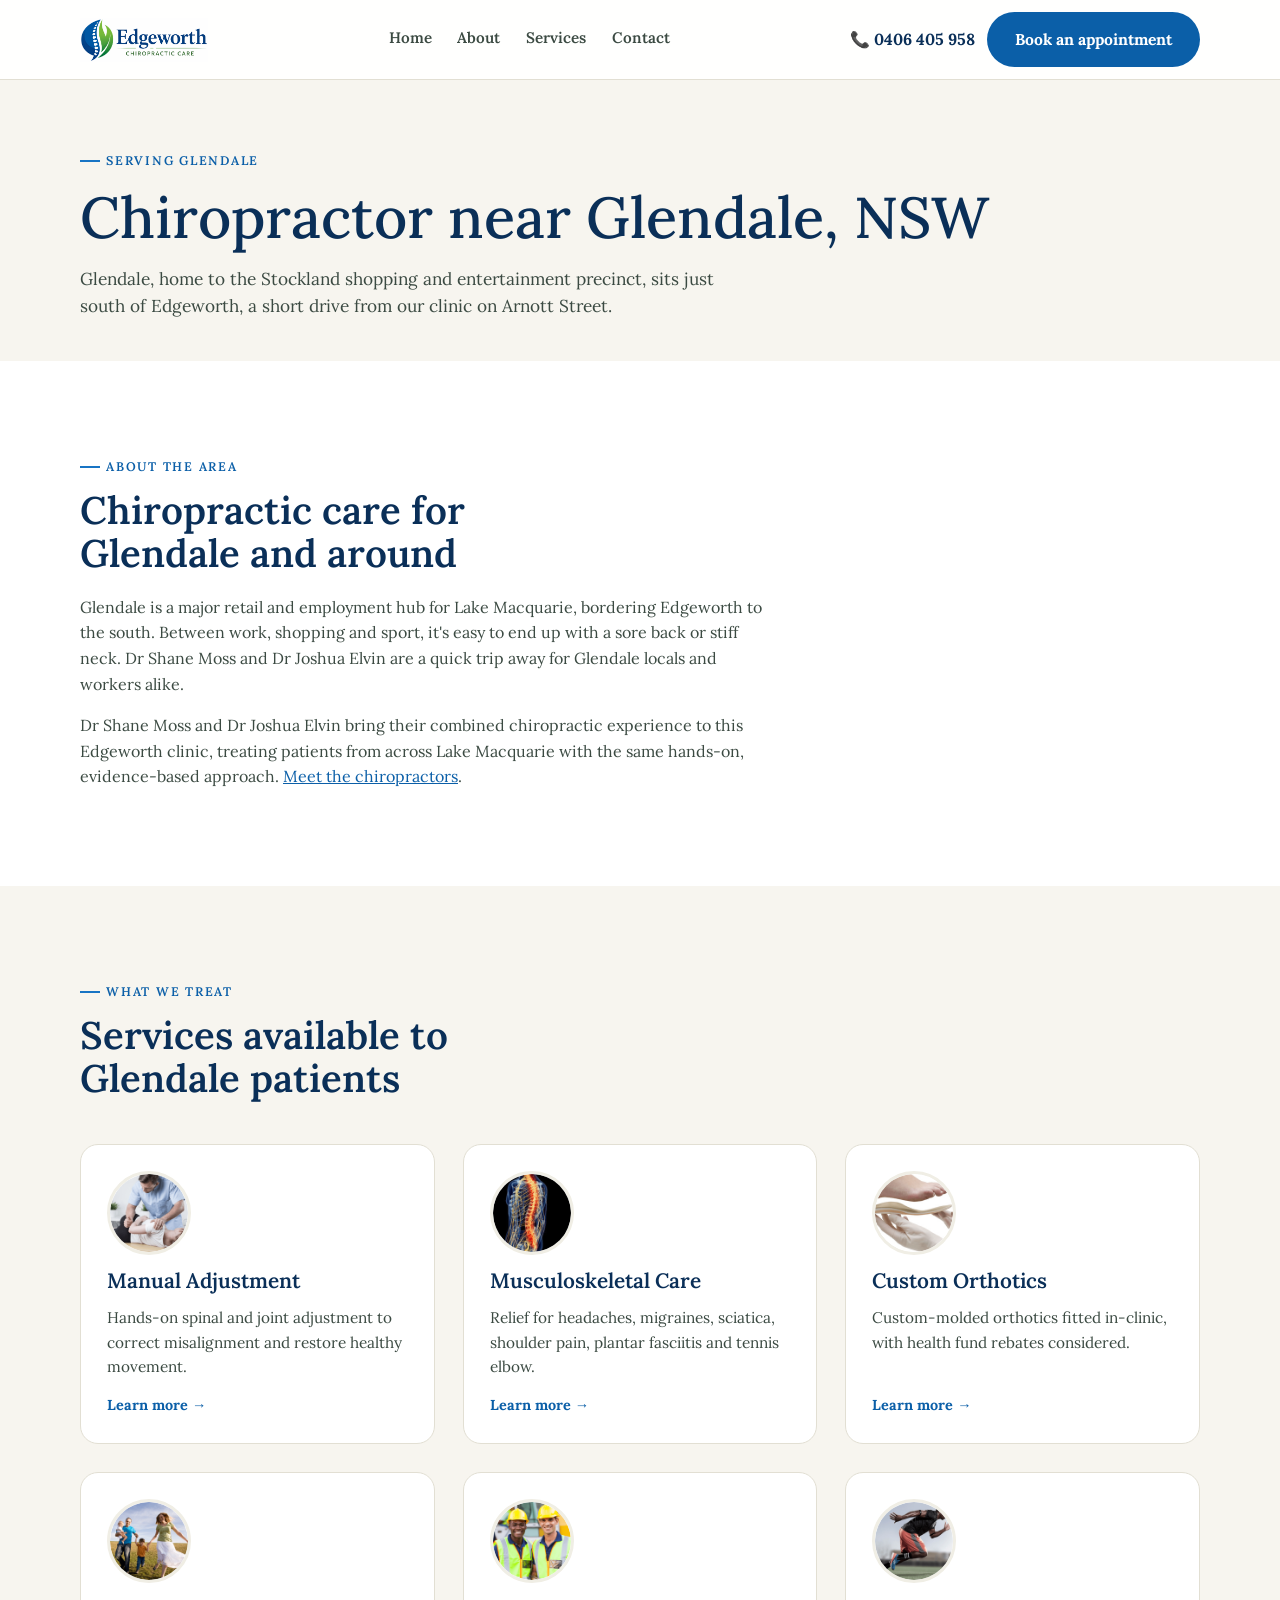
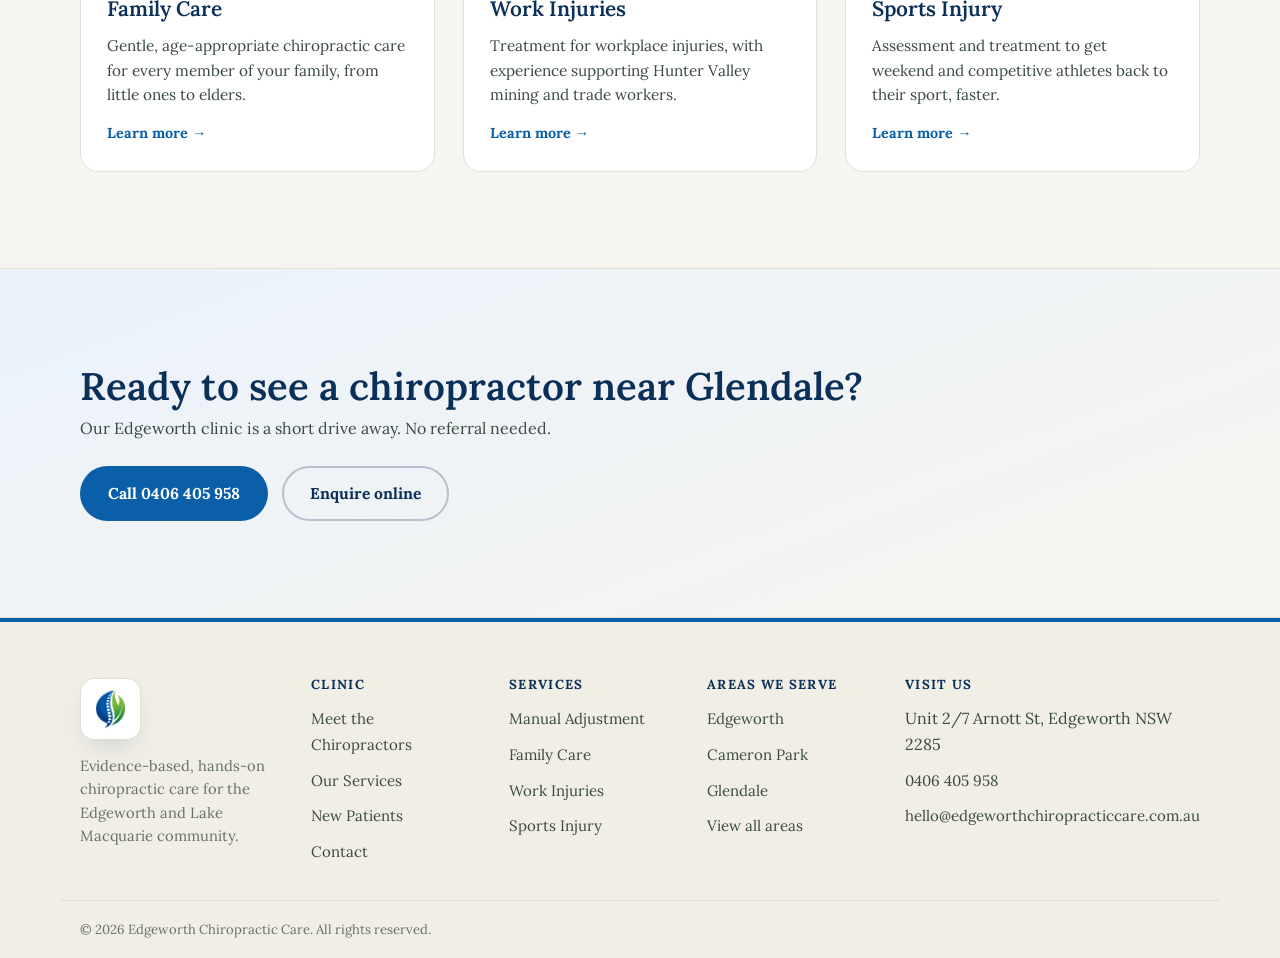
<file: chiropractor-glendale.html>
<!doctype html>
<html lang="en-AU">
<head>
<meta charset="UTF-8">
<meta name="viewport" content="width=device-width, initial-scale=1, viewport-fit=cover">
<title>Chiropractor near Glendale, NSW | Edgeworth Chiropractic Care</title>
<meta name="description" content="Dr Shane Moss and Dr Joshua Elvin at Edgeworth Chiropractic Care welcome patients from Glendale and across Lake Macquarie. Evidence-based, hands-on chiropractic care, no referral needed.">
<link rel="preconnect" href="https://fonts.googleapis.com">
<link rel="preconnect" href="https://fonts.gstatic.com" crossorigin>
<link href="https://fonts.googleapis.com/css2?family=Lora:ital,wght@0,400..700;1,400..700&display=swap" rel="stylesheet">
<link rel="stylesheet" href="styles.css">
</head>
<body>

<header class="site-header">
  <div class="wrap">
    <a class="brand" href="index.html">
      <img src="images/logo-trimmed.png" alt="Edgeworth Chiropractic Care logo">
    </a>
    <button class="nav-toggle" id="navToggle" aria-label="Toggle menu" aria-expanded="false">☰</button>
    <nav class="main-nav" id="mainNav">
      <a href="index.html">Home</a>
      <a href="about.html">About</a>
      <a href="services.html">Services</a>
      <a href="contact.html">Contact</a>
    </nav>
    <div class="header-cta">
      <a class="header-phone" href="tel:0406405958">📞 0406 405 958</a>
      <a class="btn btn-primary" href="book.html">Book an appointment</a>
    </div>
  </div>
</header>

<main>
  <section class="page-hero on-cream">
    <div class="wrap">
      <span class="eyebrow">Serving Glendale</span>
      <h1>Chiropractor near Glendale, NSW</h1>
      <p class="lede">Glendale, home to the Stockland shopping and entertainment precinct, sits just south of Edgeworth, a short drive from our clinic on Arnott Street.</p>
    </div>
  </section>

  <section class="on-white">
    <div class="wrap">
      <div class="section-head">
        <span class="eyebrow">About the area</span>
        <h2>Chiropractic care for Glendale and around</h2>
      </div>
      <p style="margin-top:20px; max-width:70ch;">Glendale is a major retail and employment hub for Lake Macquarie, bordering Edgeworth to the south. Between work, shopping and sport, it's easy to end up with a sore back or stiff neck. Dr Shane Moss and Dr Joshua Elvin are a quick trip away for Glendale locals and workers alike.</p>
      <p style="margin-top:16px; max-width:70ch;">Dr Shane Moss and Dr Joshua Elvin bring their combined chiropractic experience to this Edgeworth clinic, treating patients from across Lake Macquarie with the same hands-on, evidence-based approach. <a href="about.html">Meet the chiropractors</a>.</p>
    </div>
  </section>

  <section class="on-cream">
    <div class="wrap">
      <div class="section-head">
        <span class="eyebrow">What we treat</span>
        <h2>Services available to Glendale patients</h2>
      </div>
      <div class="grid-3">
        <a class="service-card" href="services.html#manual-adjustment">
          <div class="service-photo"><img src="images/manual-adjustment.png" alt="Manual adjustment treatment"></div>
          <h3>Manual Adjustment</h3>
          <p>Hands-on spinal and joint adjustment to correct misalignment and restore healthy movement.</p>
          <span class="card-link">Learn more →</span>
        </a>
        <a class="service-card" href="services.html#musculoskeletal-care">
          <div class="service-photo"><img src="images/musculoskeletal-care.png" alt="Musculoskeletal care treatment"></div>
          <h3>Musculoskeletal Care</h3>
          <p>Relief for headaches, migraines, sciatica, shoulder pain, plantar fasciitis and tennis elbow.</p>
          <span class="card-link">Learn more →</span>
        </a>
        <a class="service-card" href="services.html#custom-orthotics">
          <div class="service-photo"><img src="images/custom-orthotics.png" alt="Custom orthotics fitting"></div>
          <h3>Custom Orthotics</h3>
          <p>Custom-molded orthotics fitted in-clinic, with health fund rebates considered.</p>
          <span class="card-link">Learn more →</span>
        </a>
        <a class="service-card" href="services.html#family-care">
          <div class="service-photo"><img src="images/family-care.png" alt="Family chiropractic care"></div>
          <h3>Family Care</h3>
          <p>Gentle, age-appropriate chiropractic care for every member of your family, from little ones to elders.</p>
          <span class="card-link">Learn more →</span>
        </a>
        <a class="service-card" href="services.html#work-injuries">
          <div class="service-photo"><img src="images/work-injuries.png" alt="Work injury treatment"></div>
          <h3>Work Injuries</h3>
          <p>Treatment for workplace injuries, with experience supporting Hunter Valley mining and trade workers.</p>
          <span class="card-link">Learn more →</span>
        </a>
        <a class="service-card" href="services.html#sports-injury">
          <div class="service-photo"><img src="images/sports-injuries.png" alt="Sports injury treatment"></div>
          <h3>Sports Injury</h3>
          <p>Assessment and treatment to get weekend and competitive athletes back to their sport, faster.</p>
          <span class="card-link">Learn more →</span>
        </a>
      </div>
    </div>
  </section>

  <section class="on-navy">
    <div class="wrap cta-band">
      <div>
        <h2>Ready to see a chiropractor near Glendale?</h2>
        <p>Our Edgeworth clinic is a short drive away. No referral needed.</p>
      </div>
      <div class="btn-row">
        <a class="btn btn-primary" href="tel:0406405958">Call 0406 405 958</a>
        <a class="btn btn-outline" href="contact.html">Enquire online</a>
      </div>
    </div>
  </section>
</main>

<footer class="site-footer">
  <div class="wrap footer-top">
    <div>
      <span class="footer-brand-badge"><img src="images/logo-icon.png" alt="Edgeworth Chiropractic Care icon"></span>
      <p class="tag">Evidence-based, hands-on chiropractic care for the Edgeworth and Lake Macquarie community.</p>
    </div>
    <div class="footer-col">
      <h4>Clinic</h4>
      <ul>
        <li><a href="about.html">Meet the Chiropractors</a></li>
        <li><a href="services.html">Our Services</a></li>
        <li><a href="contact.html">New Patients</a></li>
        <li><a href="contact.html">Contact</a></li>
      </ul>
    </div>
    <div class="footer-col">
      <h4>Services</h4>
      <ul>
        <li><a href="services.html#manual-adjustment">Manual Adjustment</a></li>
        <li><a href="services.html#family-care">Family Care</a></li>
        <li><a href="services.html#work-injuries">Work Injuries</a></li>
        <li><a href="services.html#sports-injury">Sports Injury</a></li>
      </ul>
    </div>
    <div class="footer-col">
      <h4>Areas we serve</h4>
      <ul>
        <li><a href="chiropractor-edgeworth.html">Edgeworth</a></li>
        <li><a href="chiropractor-cameron-park.html">Cameron Park</a></li>
        <li><a href="chiropractor-glendale.html">Glendale</a></li>
        <li><a href="locations.html">View all areas</a></li>
      </ul>
    </div>
    <div class="footer-col">
      <h4>Visit us</h4>
      <ul>
        <li>Unit 2/7 Arnott St, Edgeworth NSW 2285</li>
        <li><a href="tel:0406405958">0406 405 958</a></li>
        <li><a href="mailto:hello@edgeworthchiropracticcare.com.au">hello@edgeworthchiropracticcare.com.au</a></li>
      </ul>
    </div>
  </div>
  <div class="wrap footer-bottom">
    <span>© 2026 Edgeworth Chiropractic Care. All rights reserved.</span>
  </div>
</footer>

<script>
  var toggle = document.getElementById('navToggle');
  var nav = document.getElementById('mainNav');
  if (toggle) {
    toggle.addEventListener('click', function () {
      var open = nav.classList.toggle('open');
      toggle.setAttribute('aria-expanded', open ? 'true' : 'false');
    });
  }
</script>
</body>
</html>
</file>
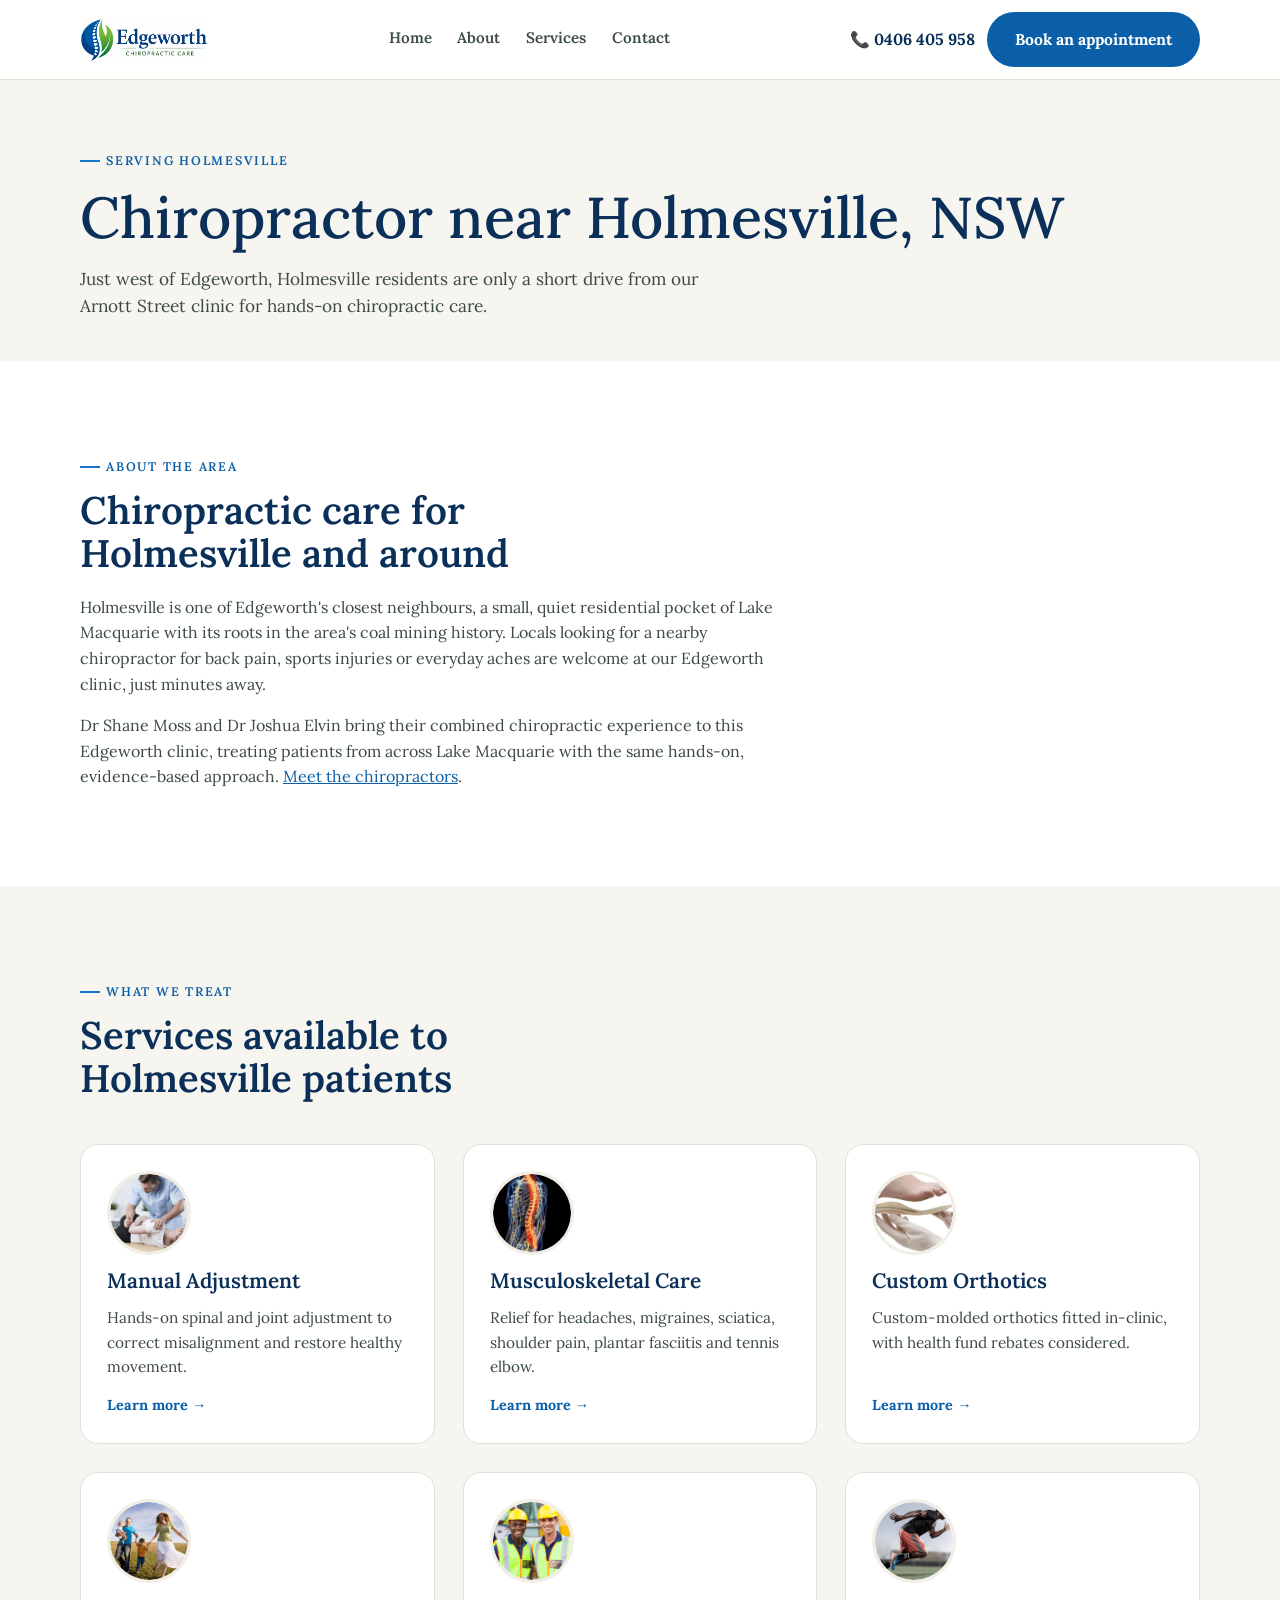
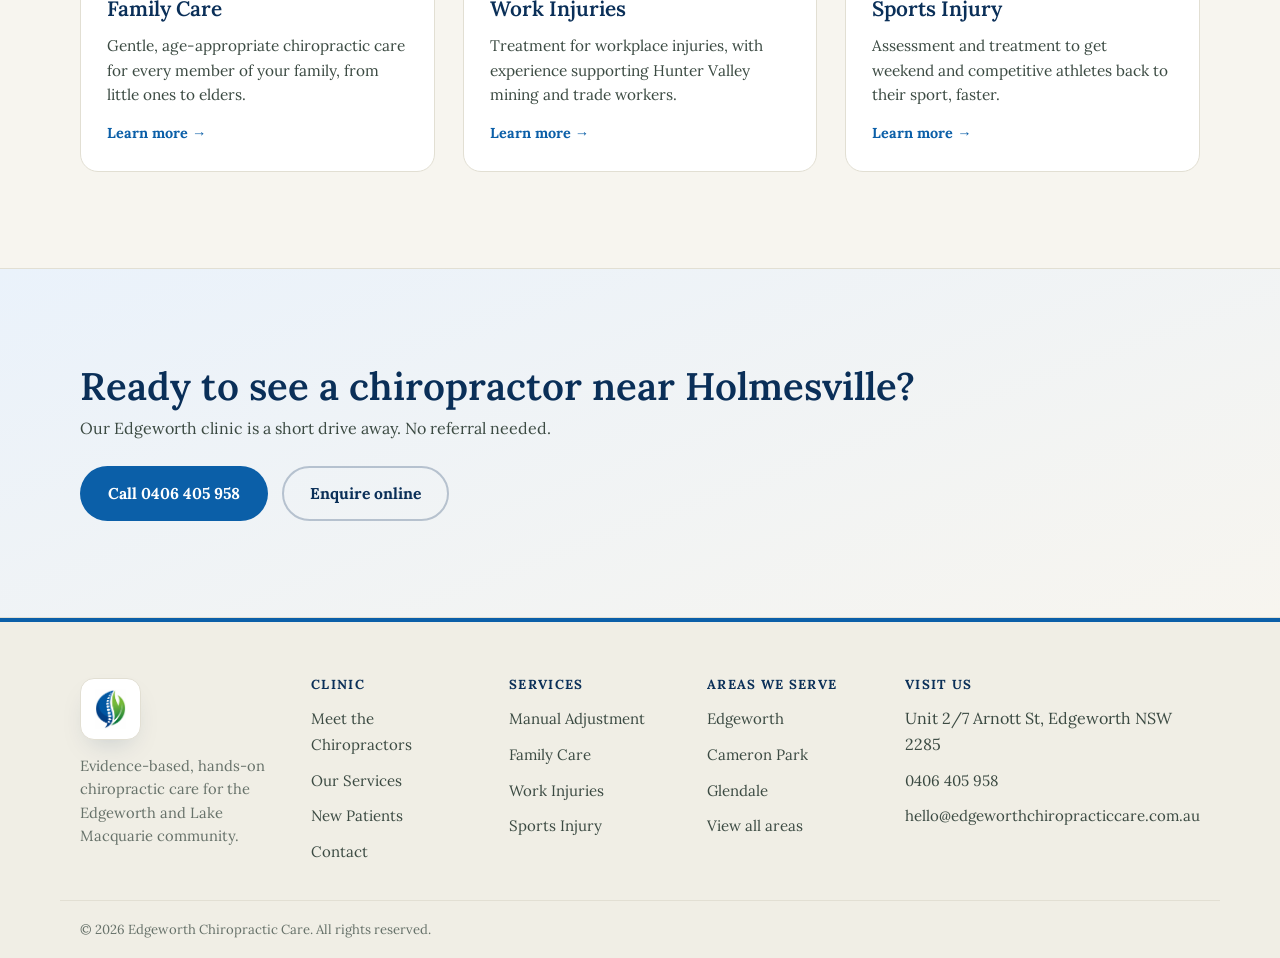
<file: chiropractor-holmesville.html>
<!doctype html>
<html lang="en-AU">
<head>
<meta charset="UTF-8">
<meta name="viewport" content="width=device-width, initial-scale=1, viewport-fit=cover">
<title>Chiropractor near Holmesville, NSW | Edgeworth Chiropractic Care</title>
<meta name="description" content="Dr Shane Moss and Dr Joshua Elvin at Edgeworth Chiropractic Care welcome patients from Holmesville and across Lake Macquarie. Evidence-based, hands-on chiropractic care, no referral needed.">
<link rel="preconnect" href="https://fonts.googleapis.com">
<link rel="preconnect" href="https://fonts.gstatic.com" crossorigin>
<link href="https://fonts.googleapis.com/css2?family=Lora:ital,wght@0,400..700;1,400..700&display=swap" rel="stylesheet">
<link rel="stylesheet" href="styles.css">
</head>
<body>

<header class="site-header">
  <div class="wrap">
    <a class="brand" href="index.html">
      <img src="images/logo-trimmed.png" alt="Edgeworth Chiropractic Care logo">
    </a>
    <button class="nav-toggle" id="navToggle" aria-label="Toggle menu" aria-expanded="false">☰</button>
    <nav class="main-nav" id="mainNav">
      <a href="index.html">Home</a>
      <a href="about.html">About</a>
      <a href="services.html">Services</a>
      <a href="contact.html">Contact</a>
    </nav>
    <div class="header-cta">
      <a class="header-phone" href="tel:0406405958">📞 0406 405 958</a>
      <a class="btn btn-primary" href="book.html">Book an appointment</a>
    </div>
  </div>
</header>

<main>
  <section class="page-hero on-cream">
    <div class="wrap">
      <span class="eyebrow">Serving Holmesville</span>
      <h1>Chiropractor near Holmesville, NSW</h1>
      <p class="lede">Just west of Edgeworth, Holmesville residents are only a short drive from our Arnott Street clinic for hands-on chiropractic care.</p>
    </div>
  </section>

  <section class="on-white">
    <div class="wrap">
      <div class="section-head">
        <span class="eyebrow">About the area</span>
        <h2>Chiropractic care for Holmesville and around</h2>
      </div>
      <p style="margin-top:20px; max-width:70ch;">Holmesville is one of Edgeworth's closest neighbours, a small, quiet residential pocket of Lake Macquarie with its roots in the area's coal mining history. Locals looking for a nearby chiropractor for back pain, sports injuries or everyday aches are welcome at our Edgeworth clinic, just minutes away.</p>
      <p style="margin-top:16px; max-width:70ch;">Dr Shane Moss and Dr Joshua Elvin bring their combined chiropractic experience to this Edgeworth clinic, treating patients from across Lake Macquarie with the same hands-on, evidence-based approach. <a href="about.html">Meet the chiropractors</a>.</p>
    </div>
  </section>

  <section class="on-cream">
    <div class="wrap">
      <div class="section-head">
        <span class="eyebrow">What we treat</span>
        <h2>Services available to Holmesville patients</h2>
      </div>
      <div class="grid-3">
        <a class="service-card" href="services.html#manual-adjustment">
          <div class="service-photo"><img src="images/manual-adjustment.png" alt="Manual adjustment treatment"></div>
          <h3>Manual Adjustment</h3>
          <p>Hands-on spinal and joint adjustment to correct misalignment and restore healthy movement.</p>
          <span class="card-link">Learn more →</span>
        </a>
        <a class="service-card" href="services.html#musculoskeletal-care">
          <div class="service-photo"><img src="images/musculoskeletal-care.png" alt="Musculoskeletal care treatment"></div>
          <h3>Musculoskeletal Care</h3>
          <p>Relief for headaches, migraines, sciatica, shoulder pain, plantar fasciitis and tennis elbow.</p>
          <span class="card-link">Learn more →</span>
        </a>
        <a class="service-card" href="services.html#custom-orthotics">
          <div class="service-photo"><img src="images/custom-orthotics.png" alt="Custom orthotics fitting"></div>
          <h3>Custom Orthotics</h3>
          <p>Custom-molded orthotics fitted in-clinic, with health fund rebates considered.</p>
          <span class="card-link">Learn more →</span>
        </a>
        <a class="service-card" href="services.html#family-care">
          <div class="service-photo"><img src="images/family-care.png" alt="Family chiropractic care"></div>
          <h3>Family Care</h3>
          <p>Gentle, age-appropriate chiropractic care for every member of your family, from little ones to elders.</p>
          <span class="card-link">Learn more →</span>
        </a>
        <a class="service-card" href="services.html#work-injuries">
          <div class="service-photo"><img src="images/work-injuries.png" alt="Work injury treatment"></div>
          <h3>Work Injuries</h3>
          <p>Treatment for workplace injuries, with experience supporting Hunter Valley mining and trade workers.</p>
          <span class="card-link">Learn more →</span>
        </a>
        <a class="service-card" href="services.html#sports-injury">
          <div class="service-photo"><img src="images/sports-injuries.png" alt="Sports injury treatment"></div>
          <h3>Sports Injury</h3>
          <p>Assessment and treatment to get weekend and competitive athletes back to their sport, faster.</p>
          <span class="card-link">Learn more →</span>
        </a>
      </div>
    </div>
  </section>

  <section class="on-navy">
    <div class="wrap cta-band">
      <div>
        <h2>Ready to see a chiropractor near Holmesville?</h2>
        <p>Our Edgeworth clinic is a short drive away. No referral needed.</p>
      </div>
      <div class="btn-row">
        <a class="btn btn-primary" href="tel:0406405958">Call 0406 405 958</a>
        <a class="btn btn-outline" href="contact.html">Enquire online</a>
      </div>
    </div>
  </section>
</main>

<footer class="site-footer">
  <div class="wrap footer-top">
    <div>
      <span class="footer-brand-badge"><img src="images/logo-icon.png" alt="Edgeworth Chiropractic Care icon"></span>
      <p class="tag">Evidence-based, hands-on chiropractic care for the Edgeworth and Lake Macquarie community.</p>
    </div>
    <div class="footer-col">
      <h4>Clinic</h4>
      <ul>
        <li><a href="about.html">Meet the Chiropractors</a></li>
        <li><a href="services.html">Our Services</a></li>
        <li><a href="contact.html">New Patients</a></li>
        <li><a href="contact.html">Contact</a></li>
      </ul>
    </div>
    <div class="footer-col">
      <h4>Services</h4>
      <ul>
        <li><a href="services.html#manual-adjustment">Manual Adjustment</a></li>
        <li><a href="services.html#family-care">Family Care</a></li>
        <li><a href="services.html#work-injuries">Work Injuries</a></li>
        <li><a href="services.html#sports-injury">Sports Injury</a></li>
      </ul>
    </div>
    <div class="footer-col">
      <h4>Areas we serve</h4>
      <ul>
        <li><a href="chiropractor-edgeworth.html">Edgeworth</a></li>
        <li><a href="chiropractor-cameron-park.html">Cameron Park</a></li>
        <li><a href="chiropractor-glendale.html">Glendale</a></li>
        <li><a href="locations.html">View all areas</a></li>
      </ul>
    </div>
    <div class="footer-col">
      <h4>Visit us</h4>
      <ul>
        <li>Unit 2/7 Arnott St, Edgeworth NSW 2285</li>
        <li><a href="tel:0406405958">0406 405 958</a></li>
        <li><a href="mailto:hello@edgeworthchiropracticcare.com.au">hello@edgeworthchiropracticcare.com.au</a></li>
      </ul>
    </div>
  </div>
  <div class="wrap footer-bottom">
    <span>© 2026 Edgeworth Chiropractic Care. All rights reserved.</span>
  </div>
</footer>

<script>
  var toggle = document.getElementById('navToggle');
  var nav = document.getElementById('mainNav');
  if (toggle) {
    toggle.addEventListener('click', function () {
      var open = nav.classList.toggle('open');
      toggle.setAttribute('aria-expanded', open ? 'true' : 'false');
    });
  }
</script>
</body>
</html>
</file>
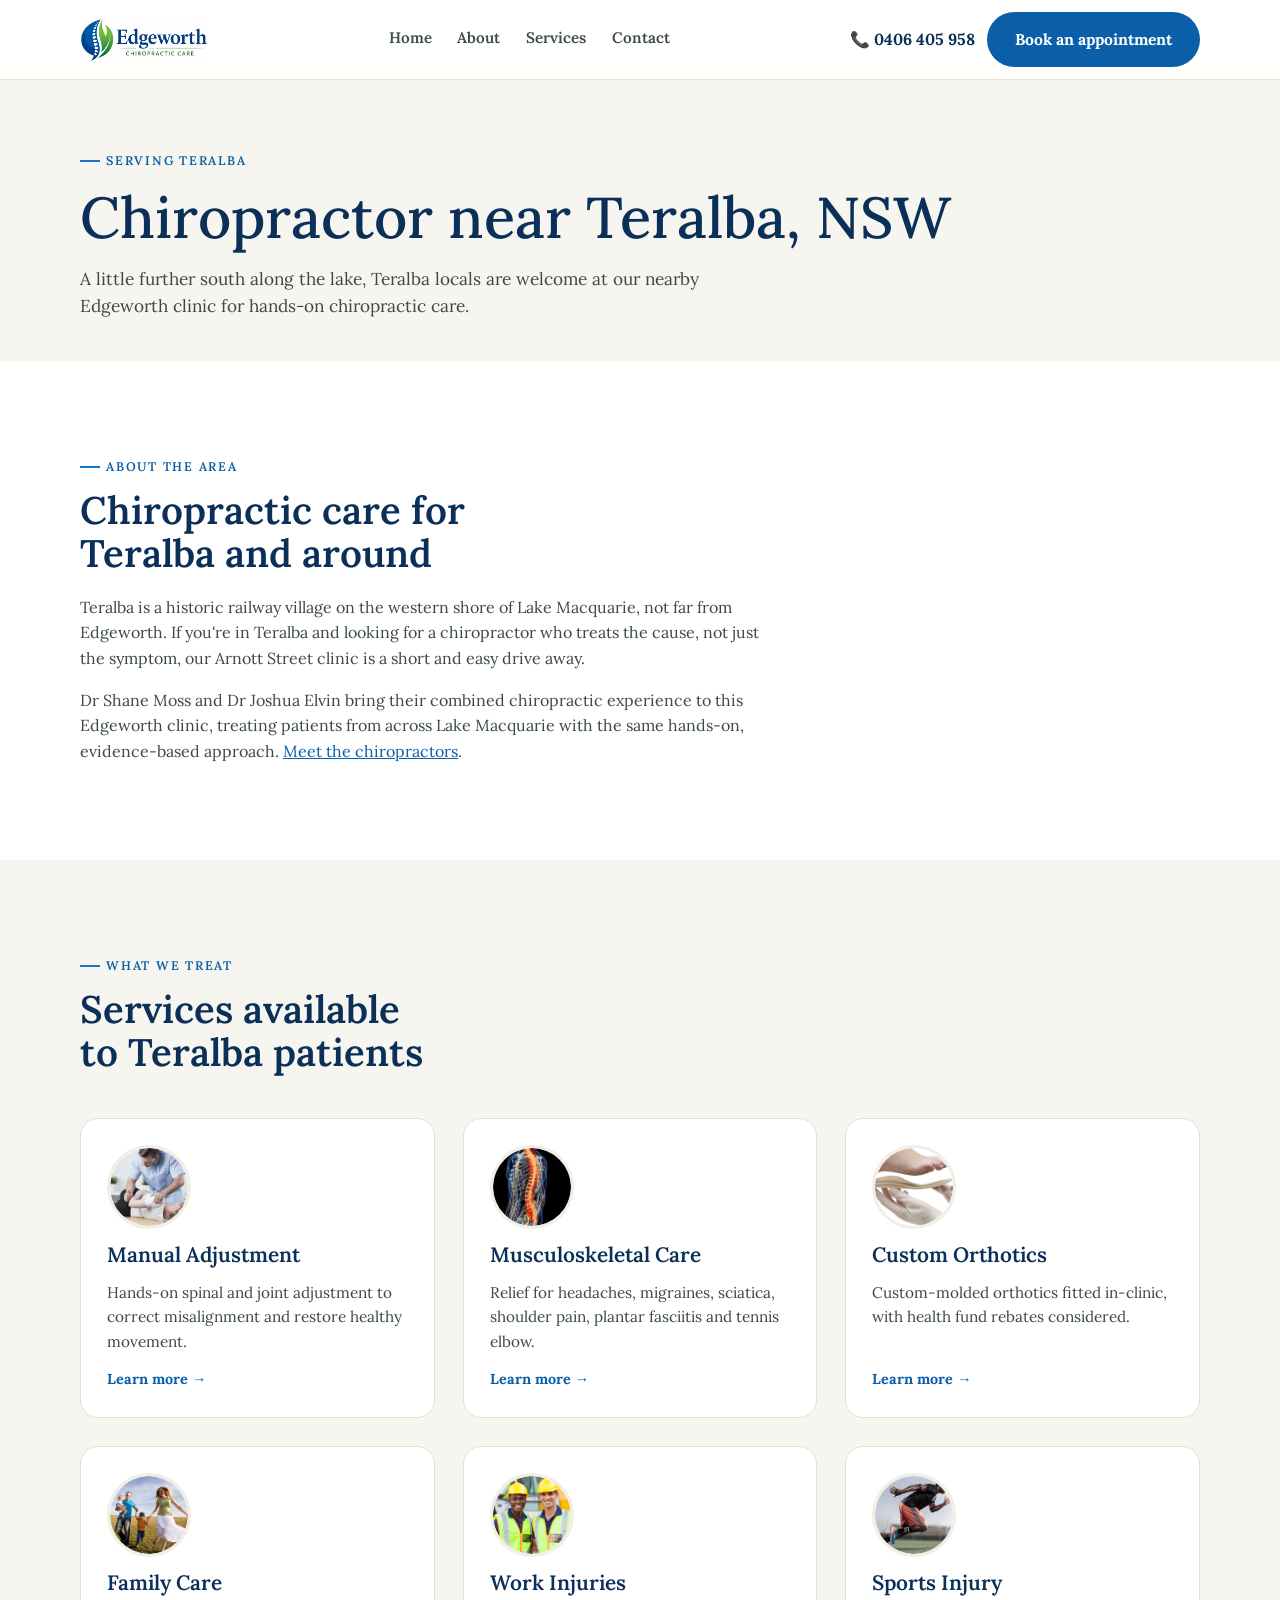
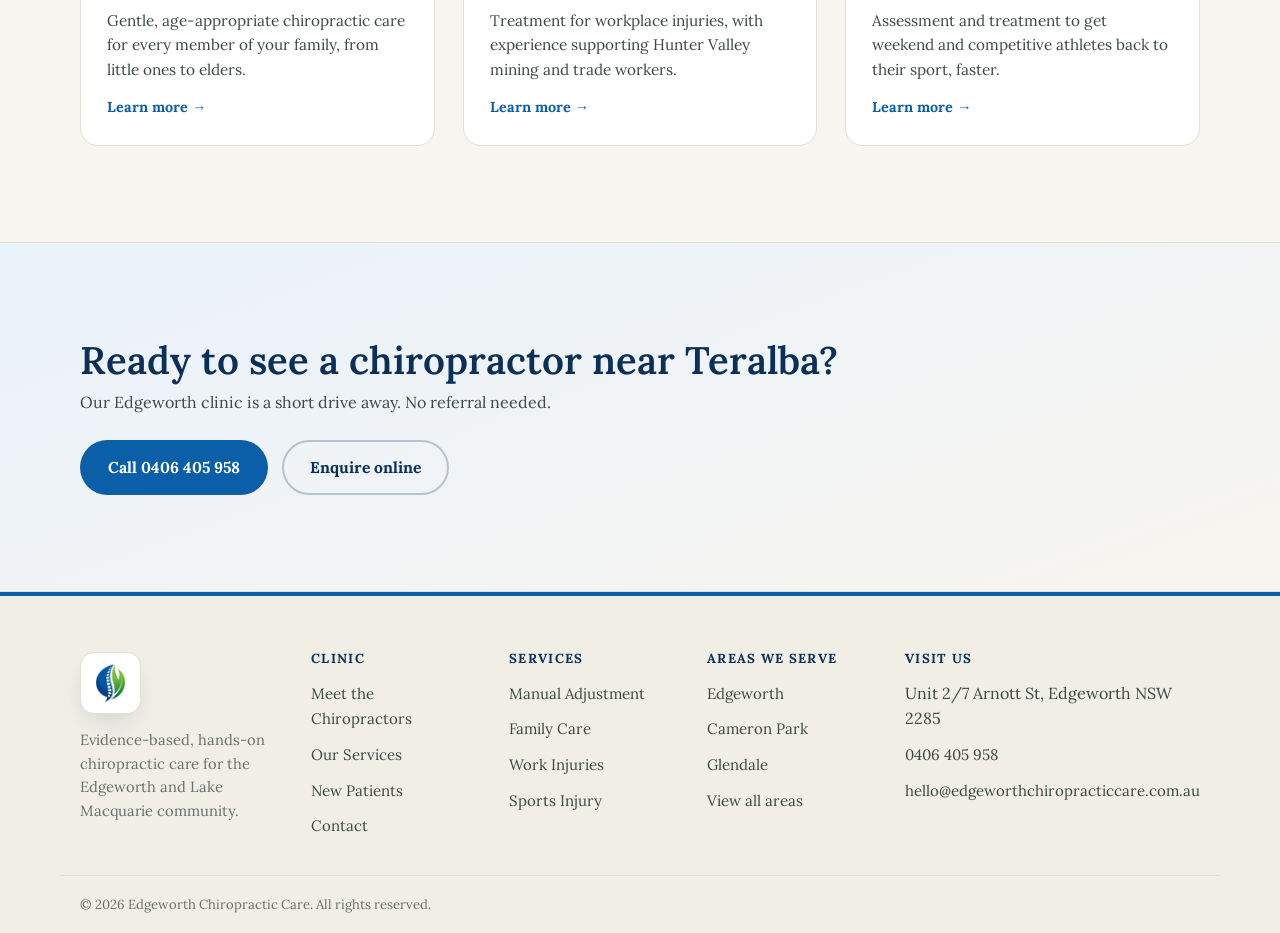
<file: chiropractor-teralba.html>
<!doctype html>
<html lang="en-AU">
<head>
<meta charset="UTF-8">
<meta name="viewport" content="width=device-width, initial-scale=1, viewport-fit=cover">
<title>Chiropractor near Teralba, NSW | Edgeworth Chiropractic Care</title>
<meta name="description" content="Dr Shane Moss and Dr Joshua Elvin at Edgeworth Chiropractic Care welcome patients from Teralba and across Lake Macquarie. Evidence-based, hands-on chiropractic care, no referral needed.">
<link rel="preconnect" href="https://fonts.googleapis.com">
<link rel="preconnect" href="https://fonts.gstatic.com" crossorigin>
<link href="https://fonts.googleapis.com/css2?family=Lora:ital,wght@0,400..700;1,400..700&display=swap" rel="stylesheet">
<link rel="stylesheet" href="styles.css">
</head>
<body>

<header class="site-header">
  <div class="wrap">
    <a class="brand" href="index.html">
      <img src="images/logo-trimmed.png" alt="Edgeworth Chiropractic Care logo">
    </a>
    <button class="nav-toggle" id="navToggle" aria-label="Toggle menu" aria-expanded="false">☰</button>
    <nav class="main-nav" id="mainNav">
      <a href="index.html">Home</a>
      <a href="about.html">About</a>
      <a href="services.html">Services</a>
      <a href="contact.html">Contact</a>
    </nav>
    <div class="header-cta">
      <a class="header-phone" href="tel:0406405958">📞 0406 405 958</a>
      <a class="btn btn-primary" href="book.html">Book an appointment</a>
    </div>
  </div>
</header>

<main>
  <section class="page-hero on-cream">
    <div class="wrap">
      <span class="eyebrow">Serving Teralba</span>
      <h1>Chiropractor near Teralba, NSW</h1>
      <p class="lede">A little further south along the lake, Teralba locals are welcome at our nearby Edgeworth clinic for hands-on chiropractic care.</p>
    </div>
  </section>

  <section class="on-white">
    <div class="wrap">
      <div class="section-head">
        <span class="eyebrow">About the area</span>
        <h2>Chiropractic care for Teralba and around</h2>
      </div>
      <p style="margin-top:20px; max-width:70ch;">Teralba is a historic railway village on the western shore of Lake Macquarie, not far from Edgeworth. If you're in Teralba and looking for a chiropractor who treats the cause, not just the symptom, our Arnott Street clinic is a short and easy drive away.</p>
      <p style="margin-top:16px; max-width:70ch;">Dr Shane Moss and Dr Joshua Elvin bring their combined chiropractic experience to this Edgeworth clinic, treating patients from across Lake Macquarie with the same hands-on, evidence-based approach. <a href="about.html">Meet the chiropractors</a>.</p>
    </div>
  </section>

  <section class="on-cream">
    <div class="wrap">
      <div class="section-head">
        <span class="eyebrow">What we treat</span>
        <h2>Services available to Teralba patients</h2>
      </div>
      <div class="grid-3">
        <a class="service-card" href="services.html#manual-adjustment">
          <div class="service-photo"><img src="images/manual-adjustment.png" alt="Manual adjustment treatment"></div>
          <h3>Manual Adjustment</h3>
          <p>Hands-on spinal and joint adjustment to correct misalignment and restore healthy movement.</p>
          <span class="card-link">Learn more →</span>
        </a>
        <a class="service-card" href="services.html#musculoskeletal-care">
          <div class="service-photo"><img src="images/musculoskeletal-care.png" alt="Musculoskeletal care treatment"></div>
          <h3>Musculoskeletal Care</h3>
          <p>Relief for headaches, migraines, sciatica, shoulder pain, plantar fasciitis and tennis elbow.</p>
          <span class="card-link">Learn more →</span>
        </a>
        <a class="service-card" href="services.html#custom-orthotics">
          <div class="service-photo"><img src="images/custom-orthotics.png" alt="Custom orthotics fitting"></div>
          <h3>Custom Orthotics</h3>
          <p>Custom-molded orthotics fitted in-clinic, with health fund rebates considered.</p>
          <span class="card-link">Learn more →</span>
        </a>
        <a class="service-card" href="services.html#family-care">
          <div class="service-photo"><img src="images/family-care.png" alt="Family chiropractic care"></div>
          <h3>Family Care</h3>
          <p>Gentle, age-appropriate chiropractic care for every member of your family, from little ones to elders.</p>
          <span class="card-link">Learn more →</span>
        </a>
        <a class="service-card" href="services.html#work-injuries">
          <div class="service-photo"><img src="images/work-injuries.png" alt="Work injury treatment"></div>
          <h3>Work Injuries</h3>
          <p>Treatment for workplace injuries, with experience supporting Hunter Valley mining and trade workers.</p>
          <span class="card-link">Learn more →</span>
        </a>
        <a class="service-card" href="services.html#sports-injury">
          <div class="service-photo"><img src="images/sports-injuries.png" alt="Sports injury treatment"></div>
          <h3>Sports Injury</h3>
          <p>Assessment and treatment to get weekend and competitive athletes back to their sport, faster.</p>
          <span class="card-link">Learn more →</span>
        </a>
      </div>
    </div>
  </section>

  <section class="on-navy">
    <div class="wrap cta-band">
      <div>
        <h2>Ready to see a chiropractor near Teralba?</h2>
        <p>Our Edgeworth clinic is a short drive away. No referral needed.</p>
      </div>
      <div class="btn-row">
        <a class="btn btn-primary" href="tel:0406405958">Call 0406 405 958</a>
        <a class="btn btn-outline" href="contact.html">Enquire online</a>
      </div>
    </div>
  </section>
</main>

<footer class="site-footer">
  <div class="wrap footer-top">
    <div>
      <span class="footer-brand-badge"><img src="images/logo-icon.png" alt="Edgeworth Chiropractic Care icon"></span>
      <p class="tag">Evidence-based, hands-on chiropractic care for the Edgeworth and Lake Macquarie community.</p>
    </div>
    <div class="footer-col">
      <h4>Clinic</h4>
      <ul>
        <li><a href="about.html">Meet the Chiropractors</a></li>
        <li><a href="services.html">Our Services</a></li>
        <li><a href="contact.html">New Patients</a></li>
        <li><a href="contact.html">Contact</a></li>
      </ul>
    </div>
    <div class="footer-col">
      <h4>Services</h4>
      <ul>
        <li><a href="services.html#manual-adjustment">Manual Adjustment</a></li>
        <li><a href="services.html#family-care">Family Care</a></li>
        <li><a href="services.html#work-injuries">Work Injuries</a></li>
        <li><a href="services.html#sports-injury">Sports Injury</a></li>
      </ul>
    </div>
    <div class="footer-col">
      <h4>Areas we serve</h4>
      <ul>
        <li><a href="chiropractor-edgeworth.html">Edgeworth</a></li>
        <li><a href="chiropractor-cameron-park.html">Cameron Park</a></li>
        <li><a href="chiropractor-glendale.html">Glendale</a></li>
        <li><a href="locations.html">View all areas</a></li>
      </ul>
    </div>
    <div class="footer-col">
      <h4>Visit us</h4>
      <ul>
        <li>Unit 2/7 Arnott St, Edgeworth NSW 2285</li>
        <li><a href="tel:0406405958">0406 405 958</a></li>
        <li><a href="mailto:hello@edgeworthchiropracticcare.com.au">hello@edgeworthchiropracticcare.com.au</a></li>
      </ul>
    </div>
  </div>
  <div class="wrap footer-bottom">
    <span>© 2026 Edgeworth Chiropractic Care. All rights reserved.</span>
  </div>
</footer>

<script>
  var toggle = document.getElementById('navToggle');
  var nav = document.getElementById('mainNav');
  if (toggle) {
    toggle.addEventListener('click', function () {
      var open = nav.classList.toggle('open');
      toggle.setAttribute('aria-expanded', open ? 'true' : 'false');
    });
  }
</script>
</body>
</html>
</file>
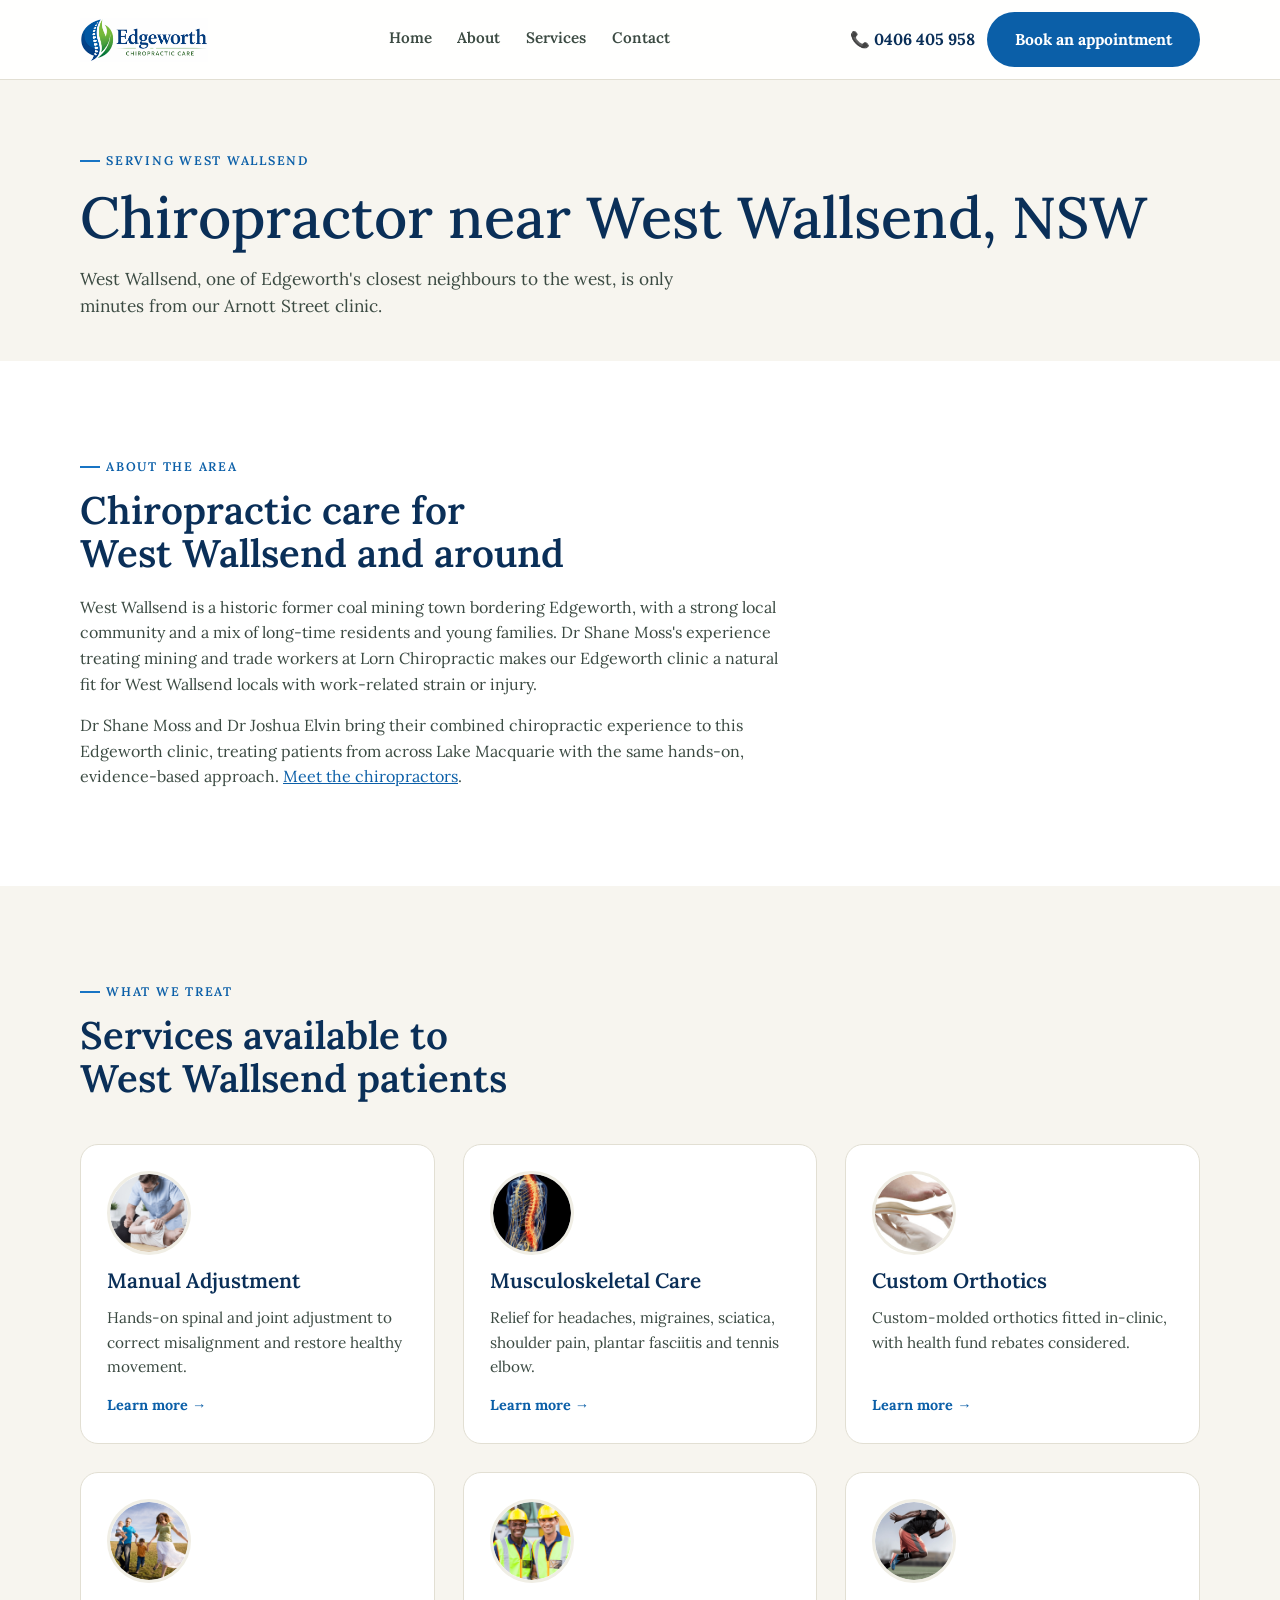
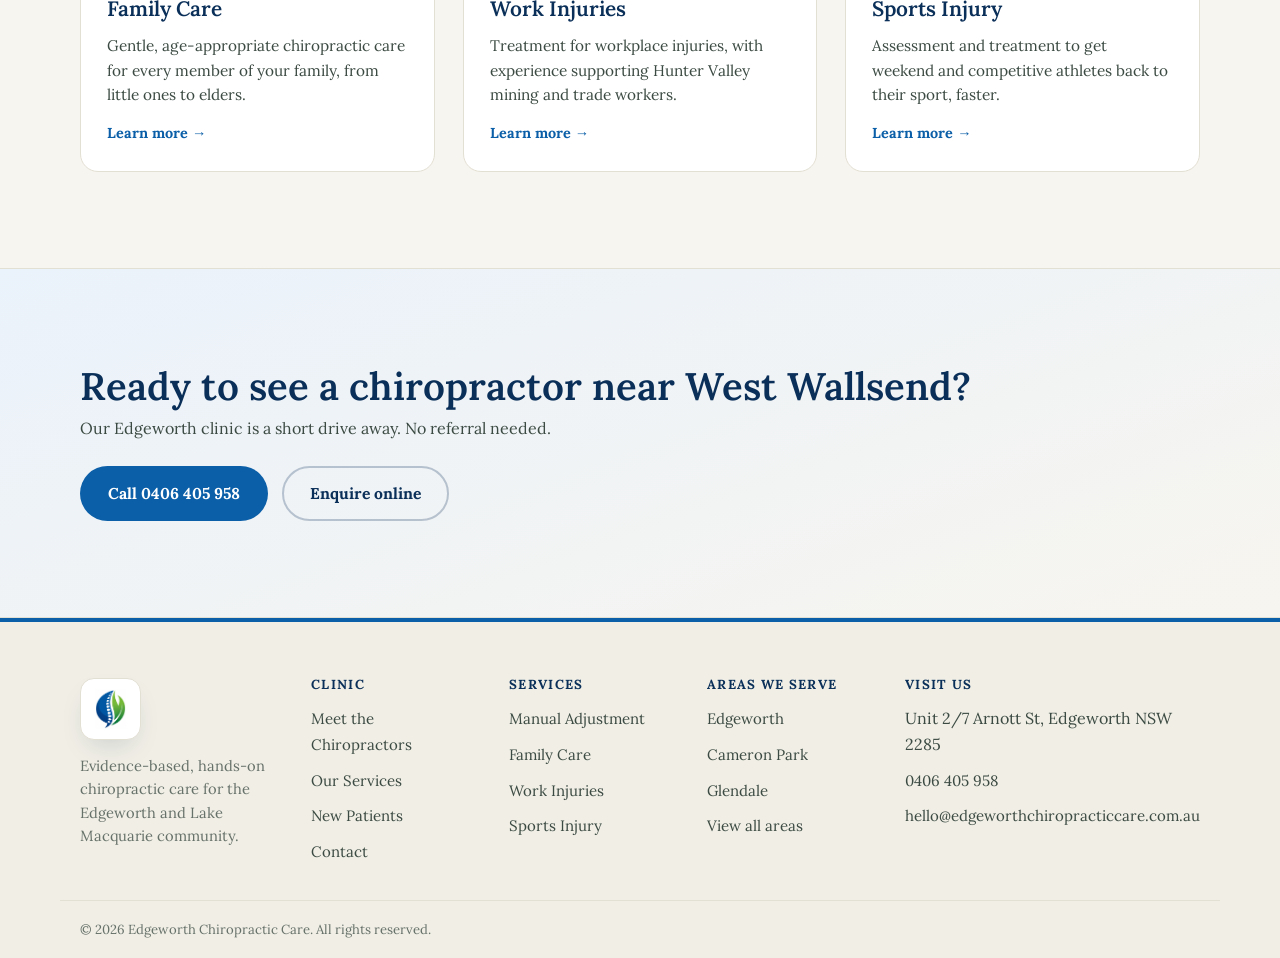
<file: chiropractor-west-wallsend.html>
<!doctype html>
<html lang="en-AU">
<head>
<meta charset="UTF-8">
<meta name="viewport" content="width=device-width, initial-scale=1, viewport-fit=cover">
<title>Chiropractor near West Wallsend, NSW | Edgeworth Chiropractic Care</title>
<meta name="description" content="Dr Shane Moss and Dr Joshua Elvin at Edgeworth Chiropractic Care welcome patients from West Wallsend and across Lake Macquarie. Evidence-based, hands-on chiropractic care, no referral needed.">
<link rel="preconnect" href="https://fonts.googleapis.com">
<link rel="preconnect" href="https://fonts.gstatic.com" crossorigin>
<link href="https://fonts.googleapis.com/css2?family=Lora:ital,wght@0,400..700;1,400..700&display=swap" rel="stylesheet">
<link rel="stylesheet" href="styles.css">
</head>
<body>

<header class="site-header">
  <div class="wrap">
    <a class="brand" href="index.html">
      <img src="images/logo-trimmed.png" alt="Edgeworth Chiropractic Care logo">
    </a>
    <button class="nav-toggle" id="navToggle" aria-label="Toggle menu" aria-expanded="false">☰</button>
    <nav class="main-nav" id="mainNav">
      <a href="index.html">Home</a>
      <a href="about.html">About</a>
      <a href="services.html">Services</a>
      <a href="contact.html">Contact</a>
    </nav>
    <div class="header-cta">
      <a class="header-phone" href="tel:0406405958">📞 0406 405 958</a>
      <a class="btn btn-primary" href="book.html">Book an appointment</a>
    </div>
  </div>
</header>

<main>
  <section class="page-hero on-cream">
    <div class="wrap">
      <span class="eyebrow">Serving West Wallsend</span>
      <h1>Chiropractor near West Wallsend, NSW</h1>
      <p class="lede">West Wallsend, one of Edgeworth's closest neighbours to the west, is only minutes from our Arnott Street clinic.</p>
    </div>
  </section>

  <section class="on-white">
    <div class="wrap">
      <div class="section-head">
        <span class="eyebrow">About the area</span>
        <h2>Chiropractic care for West Wallsend and around</h2>
      </div>
      <p style="margin-top:20px; max-width:70ch;">West Wallsend is a historic former coal mining town bordering Edgeworth, with a strong local community and a mix of long-time residents and young families. Dr Shane Moss's experience treating mining and trade workers at Lorn Chiropractic makes our Edgeworth clinic a natural fit for West Wallsend locals with work-related strain or injury.</p>
      <p style="margin-top:16px; max-width:70ch;">Dr Shane Moss and Dr Joshua Elvin bring their combined chiropractic experience to this Edgeworth clinic, treating patients from across Lake Macquarie with the same hands-on, evidence-based approach. <a href="about.html">Meet the chiropractors</a>.</p>
    </div>
  </section>

  <section class="on-cream">
    <div class="wrap">
      <div class="section-head">
        <span class="eyebrow">What we treat</span>
        <h2>Services available to West Wallsend patients</h2>
      </div>
      <div class="grid-3">
        <a class="service-card" href="services.html#manual-adjustment">
          <div class="service-photo"><img src="images/manual-adjustment.png" alt="Manual adjustment treatment"></div>
          <h3>Manual Adjustment</h3>
          <p>Hands-on spinal and joint adjustment to correct misalignment and restore healthy movement.</p>
          <span class="card-link">Learn more →</span>
        </a>
        <a class="service-card" href="services.html#musculoskeletal-care">
          <div class="service-photo"><img src="images/musculoskeletal-care.png" alt="Musculoskeletal care treatment"></div>
          <h3>Musculoskeletal Care</h3>
          <p>Relief for headaches, migraines, sciatica, shoulder pain, plantar fasciitis and tennis elbow.</p>
          <span class="card-link">Learn more →</span>
        </a>
        <a class="service-card" href="services.html#custom-orthotics">
          <div class="service-photo"><img src="images/custom-orthotics.png" alt="Custom orthotics fitting"></div>
          <h3>Custom Orthotics</h3>
          <p>Custom-molded orthotics fitted in-clinic, with health fund rebates considered.</p>
          <span class="card-link">Learn more →</span>
        </a>
        <a class="service-card" href="services.html#family-care">
          <div class="service-photo"><img src="images/family-care.png" alt="Family chiropractic care"></div>
          <h3>Family Care</h3>
          <p>Gentle, age-appropriate chiropractic care for every member of your family, from little ones to elders.</p>
          <span class="card-link">Learn more →</span>
        </a>
        <a class="service-card" href="services.html#work-injuries">
          <div class="service-photo"><img src="images/work-injuries.png" alt="Work injury treatment"></div>
          <h3>Work Injuries</h3>
          <p>Treatment for workplace injuries, with experience supporting Hunter Valley mining and trade workers.</p>
          <span class="card-link">Learn more →</span>
        </a>
        <a class="service-card" href="services.html#sports-injury">
          <div class="service-photo"><img src="images/sports-injuries.png" alt="Sports injury treatment"></div>
          <h3>Sports Injury</h3>
          <p>Assessment and treatment to get weekend and competitive athletes back to their sport, faster.</p>
          <span class="card-link">Learn more →</span>
        </a>
      </div>
    </div>
  </section>

  <section class="on-navy">
    <div class="wrap cta-band">
      <div>
        <h2>Ready to see a chiropractor near West Wallsend?</h2>
        <p>Our Edgeworth clinic is a short drive away. No referral needed.</p>
      </div>
      <div class="btn-row">
        <a class="btn btn-primary" href="tel:0406405958">Call 0406 405 958</a>
        <a class="btn btn-outline" href="contact.html">Enquire online</a>
      </div>
    </div>
  </section>
</main>

<footer class="site-footer">
  <div class="wrap footer-top">
    <div>
      <span class="footer-brand-badge"><img src="images/logo-icon.png" alt="Edgeworth Chiropractic Care icon"></span>
      <p class="tag">Evidence-based, hands-on chiropractic care for the Edgeworth and Lake Macquarie community.</p>
    </div>
    <div class="footer-col">
      <h4>Clinic</h4>
      <ul>
        <li><a href="about.html">Meet the Chiropractors</a></li>
        <li><a href="services.html">Our Services</a></li>
        <li><a href="contact.html">New Patients</a></li>
        <li><a href="contact.html">Contact</a></li>
      </ul>
    </div>
    <div class="footer-col">
      <h4>Services</h4>
      <ul>
        <li><a href="services.html#manual-adjustment">Manual Adjustment</a></li>
        <li><a href="services.html#family-care">Family Care</a></li>
        <li><a href="services.html#work-injuries">Work Injuries</a></li>
        <li><a href="services.html#sports-injury">Sports Injury</a></li>
      </ul>
    </div>
    <div class="footer-col">
      <h4>Areas we serve</h4>
      <ul>
        <li><a href="chiropractor-edgeworth.html">Edgeworth</a></li>
        <li><a href="chiropractor-cameron-park.html">Cameron Park</a></li>
        <li><a href="chiropractor-glendale.html">Glendale</a></li>
        <li><a href="locations.html">View all areas</a></li>
      </ul>
    </div>
    <div class="footer-col">
      <h4>Visit us</h4>
      <ul>
        <li>Unit 2/7 Arnott St, Edgeworth NSW 2285</li>
        <li><a href="tel:0406405958">0406 405 958</a></li>
        <li><a href="mailto:hello@edgeworthchiropracticcare.com.au">hello@edgeworthchiropracticcare.com.au</a></li>
      </ul>
    </div>
  </div>
  <div class="wrap footer-bottom">
    <span>© 2026 Edgeworth Chiropractic Care. All rights reserved.</span>
  </div>
</footer>

<script>
  var toggle = document.getElementById('navToggle');
  var nav = document.getElementById('mainNav');
  if (toggle) {
    toggle.addEventListener('click', function () {
      var open = nav.classList.toggle('open');
      toggle.setAttribute('aria-expanded', open ? 'true' : 'false');
    });
  }
</script>
</body>
</html>
</file>
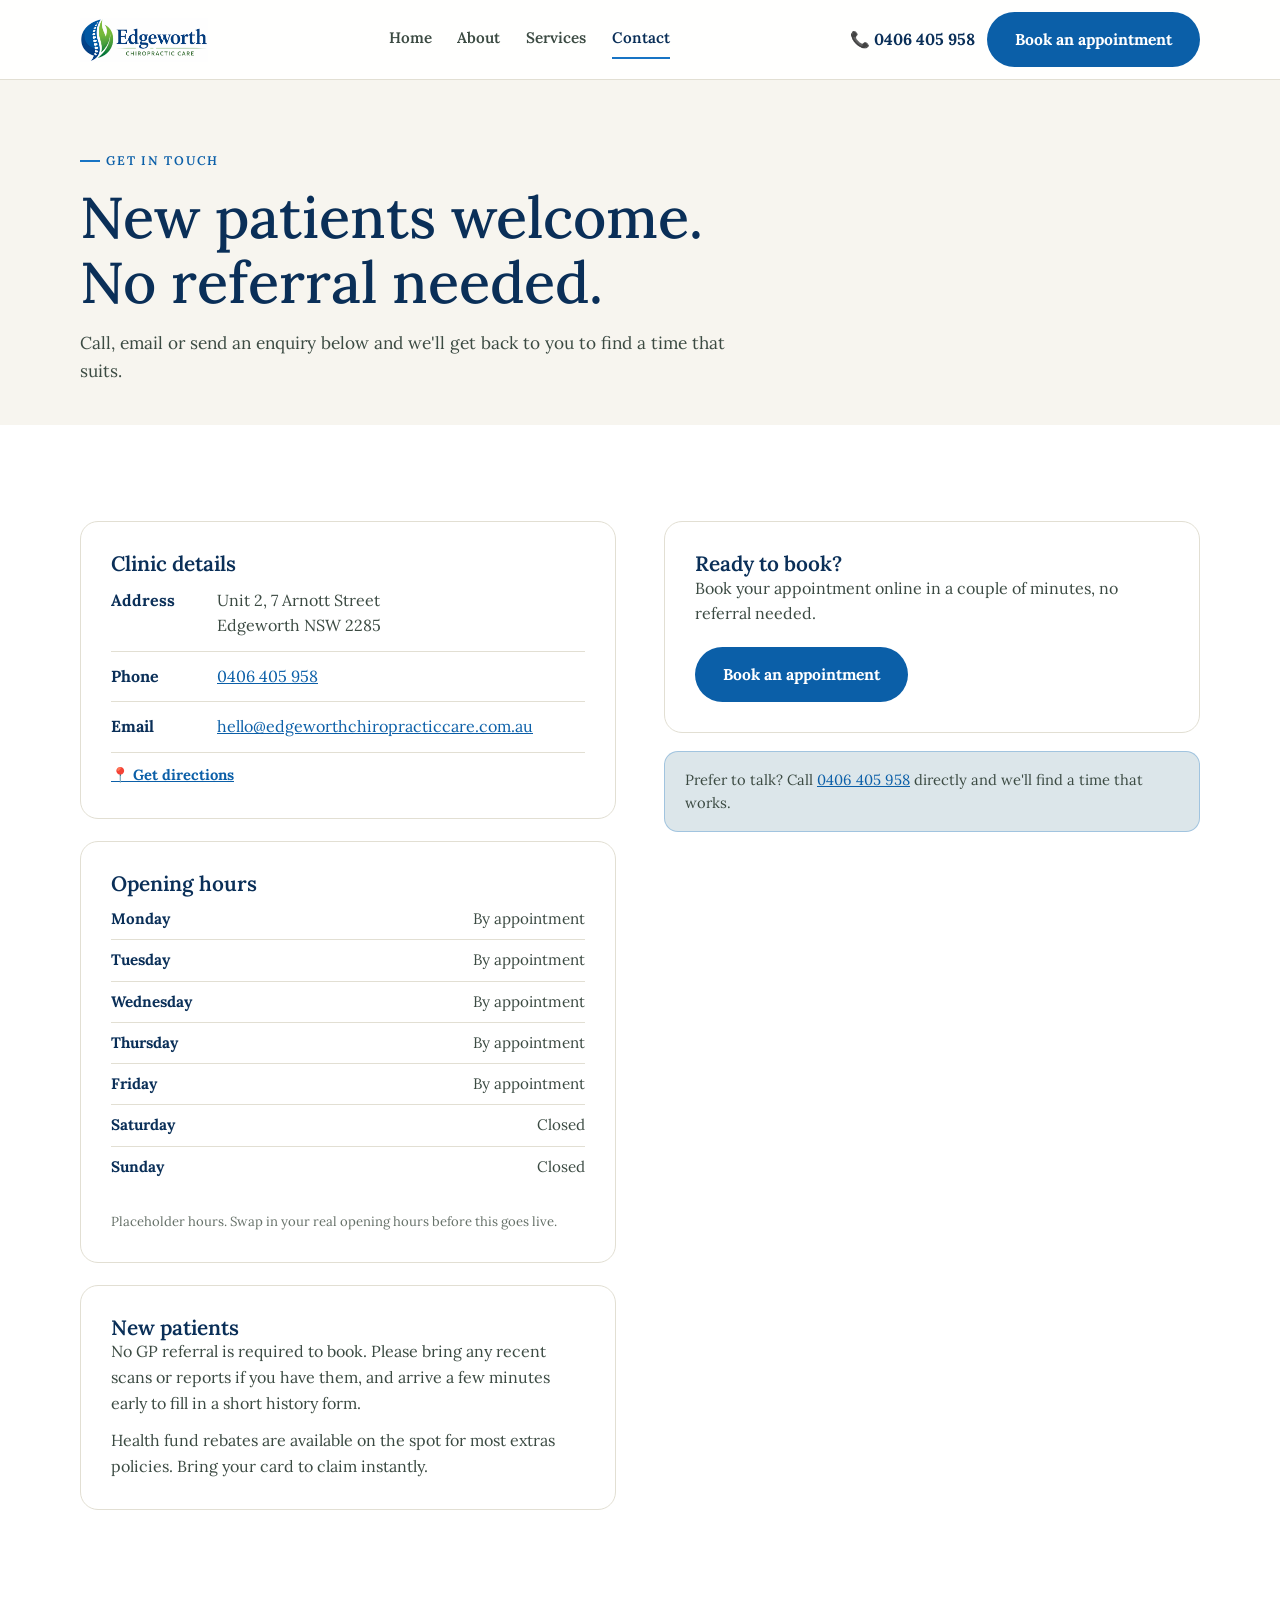
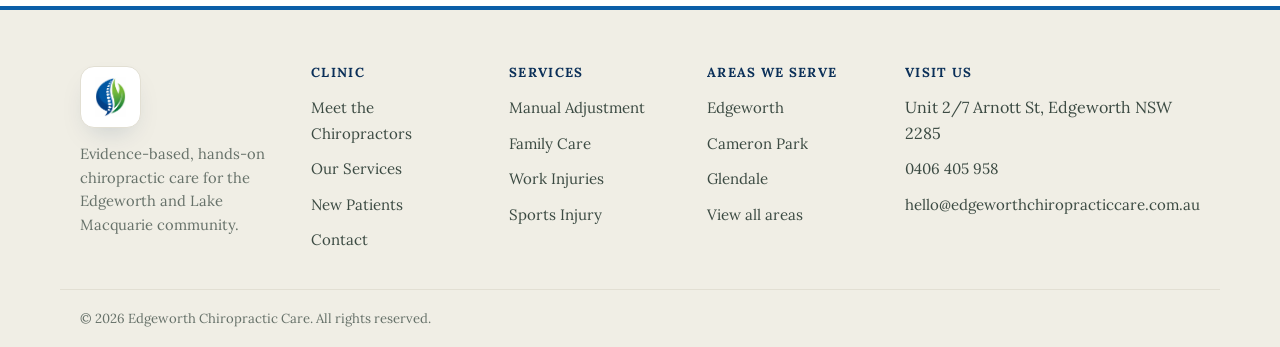
<file: contact.html>
<!doctype html>
<html lang="en-AU">
<head>
<meta charset="UTF-8">
<meta name="viewport" content="width=device-width, initial-scale=1, viewport-fit=cover">
<title>Contact | Edgeworth Chiropractic Care</title>
<link rel="preconnect" href="https://fonts.googleapis.com">
<link rel="preconnect" href="https://fonts.gstatic.com" crossorigin>
<link href="https://fonts.googleapis.com/css2?family=Lora:ital,wght@0,400..700;1,400..700&display=swap" rel="stylesheet">
<link rel="stylesheet" href="styles.css">
</head>
<body>

<header class="site-header">
  <div class="wrap">
    <a class="brand" href="index.html">
      <img src="images/logo-trimmed.png" alt="Edgeworth Chiropractic Care logo">
    </a>
    <button class="nav-toggle" id="navToggle" aria-label="Toggle menu" aria-expanded="false">☰</button>
    <nav class="main-nav" id="mainNav">
      <a href="index.html">Home</a>
      <a href="about.html">About</a>
      <a href="services.html">Services</a>
      <a href="contact.html" aria-current="page">Contact</a>
    </nav>
    <div class="header-cta">
      <a class="header-phone" href="tel:0406405958">📞 0406 405 958</a>
      <a class="btn btn-primary" href="book.html">Book an appointment</a>
    </div>
  </div>
</header>

<main>
  <section class="page-hero on-cream">
    <div class="wrap">
      <span class="eyebrow">Get in touch</span>
      <h1>New patients welcome. No referral needed.</h1>
      <p class="lede">Call, email or send an enquiry below and we'll get back to you to find a time that suits.</p>
    </div>
  </section>

  <section class="on-white">
    <div class="wrap contact-grid">
      <div>
        <div class="info-card">
          <h3>Clinic details</h3>
          <div class="info-row"><span class="k">Address</span><span class="v">Unit 2, 7 Arnott Street<br>Edgeworth NSW 2285</span></div>
          <div class="info-row"><span class="k">Phone</span><span class="v"><a href="tel:0406405958">0406 405 958</a></span></div>
          <div class="info-row"><span class="k">Email</span><span class="v"><a href="mailto:hello@edgeworthchiropracticcare.com.au">hello@edgeworthchiropracticcare.com.au</a></span></div>
          <a class="map-link" href="https://www.google.com/maps/search/?api=1&query=Unit+2%2F7+Arnott+St+Edgeworth+NSW+2285" target="_blank" rel="noopener">📍 Get directions</a>
        </div>

        <div class="info-card">
          <h3>Opening hours</h3>
          <table class="hours-table">
            <tr><td class="day">Monday</td><td class="time">By appointment</td></tr>
            <tr><td class="day">Tuesday</td><td class="time">By appointment</td></tr>
            <tr><td class="day">Wednesday</td><td class="time">By appointment</td></tr>
            <tr><td class="day">Thursday</td><td class="time">By appointment</td></tr>
            <tr><td class="day">Friday</td><td class="time">By appointment</td></tr>
            <tr><td class="day">Saturday</td><td class="time">Closed</td></tr>
            <tr><td class="day">Sunday</td><td class="time">Closed</td></tr>
          </table>
          <p class="field-note">Placeholder hours. Swap in your real opening hours before this goes live.</p>
        </div>

        <div class="info-card">
          <h3>New patients</h3>
          <p>No GP referral is required to book. Please bring any recent scans or reports if you have them, and arrive a few minutes early to fill in a short history form.</p>
          <p style="margin-top:12px;">Health fund rebates are available on the spot for most extras policies. Bring your card to claim instantly.</p>
        </div>
      </div>

      <div>
        <div class="info-card">
          <h3>Ready to book?</h3>
          <p style="margin-bottom:20px;">Book your appointment online in a couple of minutes, no referral needed.</p>
          <a class="btn btn-primary" href="book.html">Book an appointment</a>
        </div>
        <div class="notice-banner" style="margin-top:18px;">Prefer to talk? Call <a href="tel:0406405958">0406 405 958</a> directly and we'll find a time that works.</div>
      </div>
    </div>
  </section>
</main>

<footer class="site-footer">
  <div class="wrap footer-top">
    <div>
      <span class="footer-brand-badge"><img src="images/logo-icon.png" alt="Edgeworth Chiropractic Care icon"></span>
      <p class="tag">Evidence-based, hands-on chiropractic care for the Edgeworth and Lake Macquarie community.</p>
    </div>
    <div class="footer-col">
      <h4>Clinic</h4>
      <ul>
        <li><a href="about.html">Meet the Chiropractors</a></li>
        <li><a href="services.html">Our Services</a></li>
        <li><a href="contact.html">New Patients</a></li>
        <li><a href="contact.html">Contact</a></li>
      </ul>
    </div>
    <div class="footer-col">
      <h4>Services</h4>
      <ul>
        <li><a href="services.html#manual-adjustment">Manual Adjustment</a></li>
        <li><a href="services.html#family-care">Family Care</a></li>
        <li><a href="services.html#work-injuries">Work Injuries</a></li>
        <li><a href="services.html#sports-injury">Sports Injury</a></li>
      </ul>
    </div>
    <div class="footer-col">
      <h4>Areas we serve</h4>
      <ul>
        <li><a href="chiropractor-edgeworth.html">Edgeworth</a></li>
        <li><a href="chiropractor-cameron-park.html">Cameron Park</a></li>
        <li><a href="chiropractor-glendale.html">Glendale</a></li>
        <li><a href="locations.html">View all areas</a></li>
      </ul>
    </div>
    <div class="footer-col">
      <h4>Visit us</h4>
      <ul>
        <li>Unit 2/7 Arnott St, Edgeworth NSW 2285</li>
        <li><a href="tel:0406405958">0406 405 958</a></li>
        <li><a href="mailto:hello@edgeworthchiropracticcare.com.au">hello@edgeworthchiropracticcare.com.au</a></li>
      </ul>
    </div>
  </div>
  <div class="wrap footer-bottom">
    <span>© 2026 Edgeworth Chiropractic Care. All rights reserved.</span>
  </div>
</footer>

<script>
  var toggle = document.getElementById('navToggle');
  var nav = document.getElementById('mainNav');
  if (toggle) {
    toggle.addEventListener('click', function () {
      var open = nav.classList.toggle('open');
      toggle.setAttribute('aria-expanded', open ? 'true' : 'false');
    });
  }
</script>
</body>
</html>
</file>
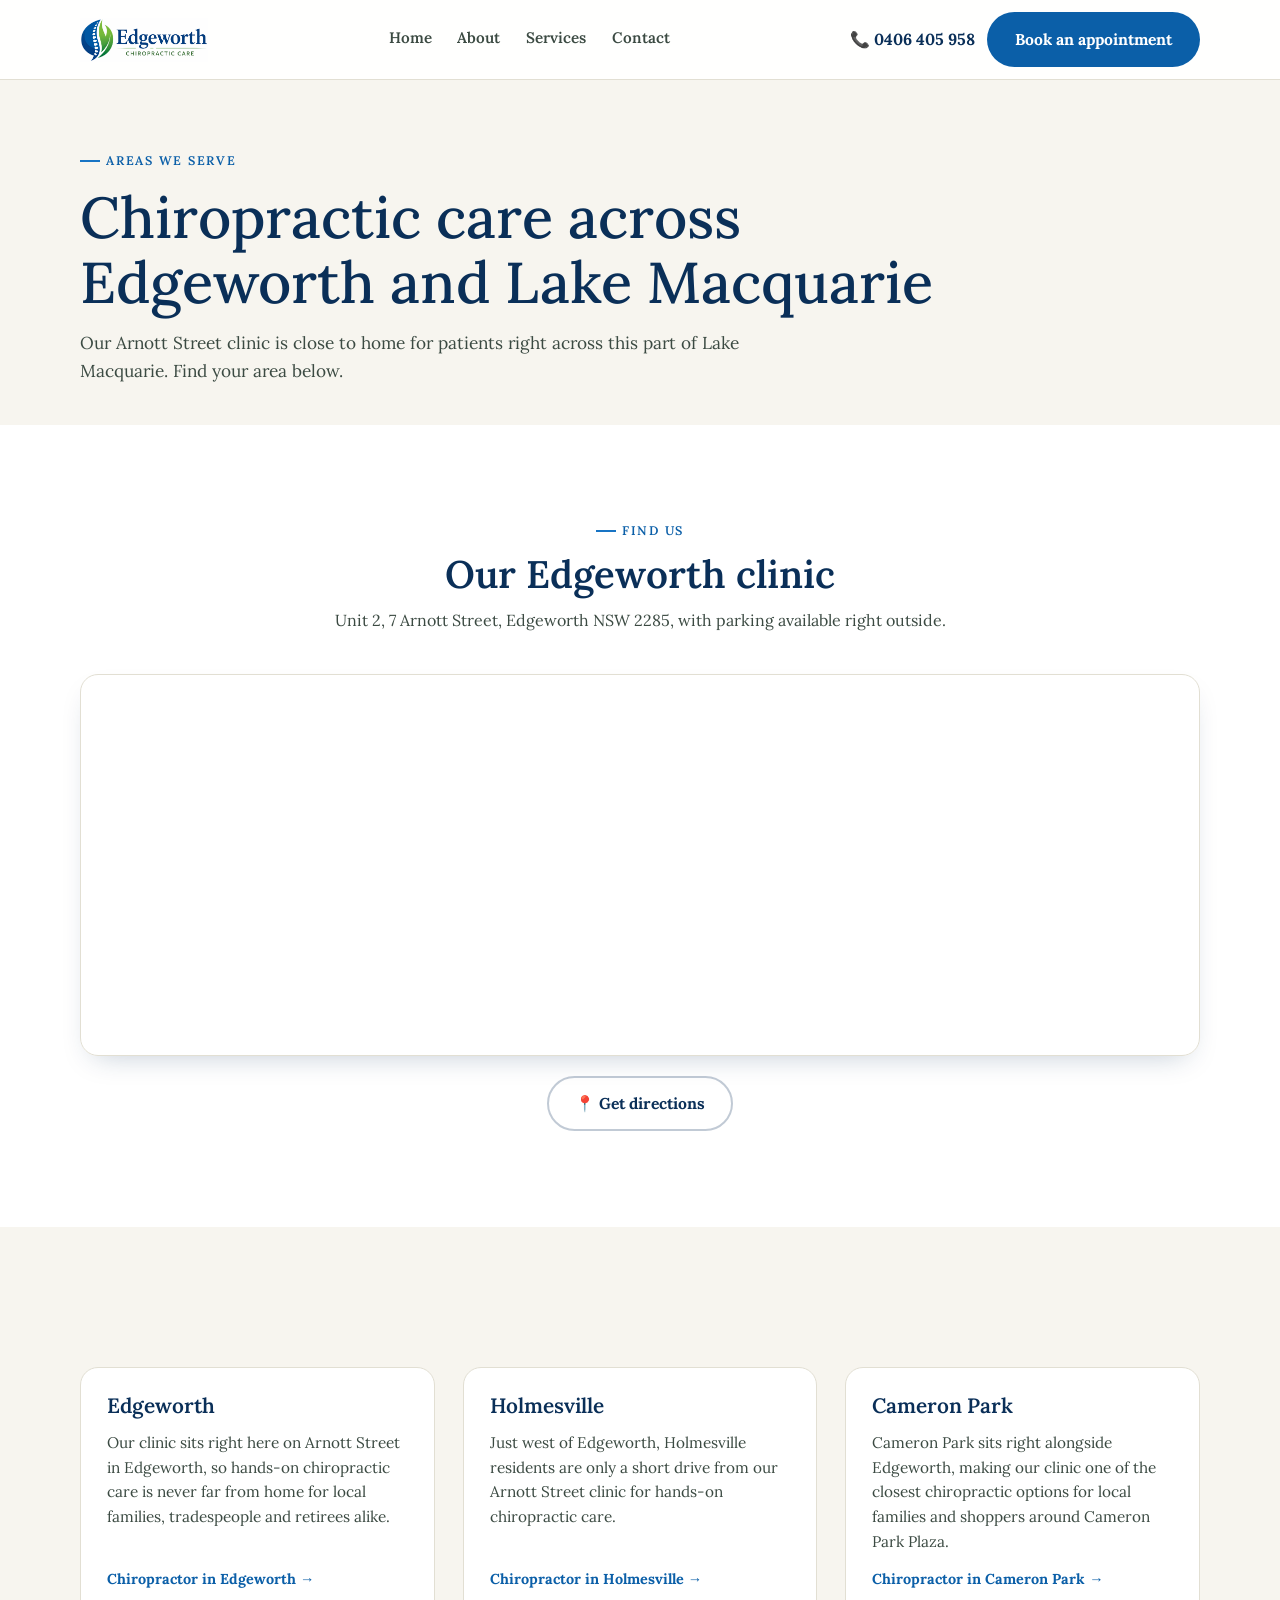
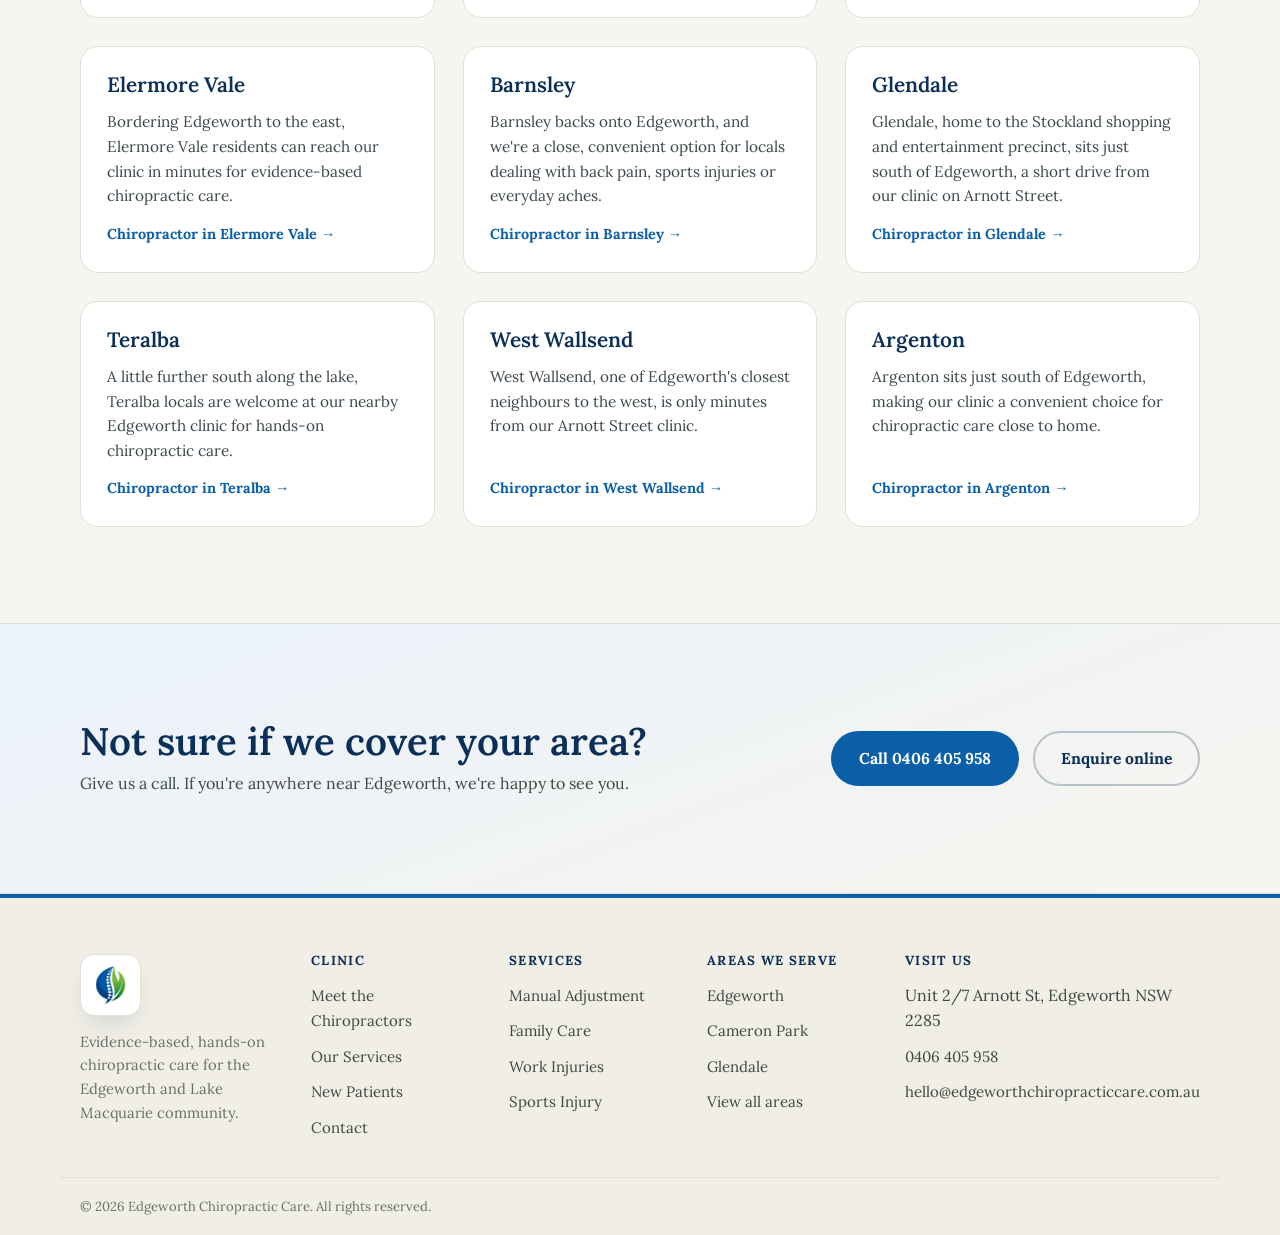
<file: locations.html>
<!doctype html>
<html lang="en-AU">
<head>
<meta charset="UTF-8">
<meta name="viewport" content="width=device-width, initial-scale=1, viewport-fit=cover">
<title>Locations We Serve | Edgeworth Chiropractic Care</title>
<meta name="description" content="Edgeworth Chiropractic Care welcomes patients from Edgeworth, Holmesville, Cameron Park, Elermore Vale, Barnsley, Glendale, Teralba, West Wallsend and Argenton.">
<link rel="preconnect" href="https://fonts.googleapis.com">
<link rel="preconnect" href="https://fonts.gstatic.com" crossorigin>
<link href="https://fonts.googleapis.com/css2?family=Lora:ital,wght@0,400..700;1,400..700&display=swap" rel="stylesheet">
<link rel="stylesheet" href="styles.css">
</head>
<body>

<header class="site-header">
  <div class="wrap">
    <a class="brand" href="index.html">
      <img src="images/logo-trimmed.png" alt="Edgeworth Chiropractic Care logo">
    </a>
    <button class="nav-toggle" id="navToggle" aria-label="Toggle menu" aria-expanded="false">☰</button>
    <nav class="main-nav" id="mainNav">
      <a href="index.html">Home</a>
      <a href="about.html">About</a>
      <a href="services.html">Services</a>
      <a href="contact.html">Contact</a>
    </nav>
    <div class="header-cta">
      <a class="header-phone" href="tel:0406405958">📞 0406 405 958</a>
      <a class="btn btn-primary" href="book.html">Book an appointment</a>
    </div>
  </div>
</header>

<main>
  <section class="page-hero on-cream">
    <div class="wrap">
      <span class="eyebrow">Areas we serve</span>
      <h1>Chiropractic care across Edgeworth and Lake Macquarie</h1>
      <p class="lede">Our Arnott Street clinic is close to home for patients right across this part of Lake Macquarie. Find your area below.</p>
    </div>
  </section>

  <section class="on-white">
    <div class="wrap">
      <div class="section-head center">
        <span class="eyebrow">Find us</span>
        <h2>Our Edgeworth clinic</h2>
        <p class="lede">Unit 2, 7 Arnott Street, Edgeworth NSW 2285, with parking available right outside.</p>
      </div>
      <div class="map-frame">
        <iframe
          src="https://www.google.com/maps?q=Unit+2%2F7+Arnott+St%2C+Edgeworth+NSW+2285&output=embed"
          width="100%" height="380" style="border:0;" allowfullscreen=""
          loading="lazy" referrerpolicy="no-referrer-when-downgrade"
          title="Map showing Edgeworth Chiropractic Care on Arnott Street, Edgeworth"></iframe>
      </div>
      <div class="btn-row" style="justify-content:center; margin-top:20px;">
        <a class="btn btn-outline" href="https://www.google.com/maps/search/?api=1&query=Unit+2%2F7+Arnott+St+Edgeworth+NSW+2285" target="_blank" rel="noopener">📍 Get directions</a>
      </div>
    </div>
  </section>

  <section class="on-cream">
    <div class="wrap">
      <div class="grid-3">
        <a class="service-card" href="chiropractor-edgeworth.html">
          <h3>Edgeworth</h3>
          <p>Our clinic sits right here on Arnott Street in Edgeworth, so hands-on chiropractic care is never far from home for local families, tradespeople and retirees alike.</p>
          <span class="card-link">Chiropractor in Edgeworth →</span>
        </a>
        <a class="service-card" href="chiropractor-holmesville.html">
          <h3>Holmesville</h3>
          <p>Just west of Edgeworth, Holmesville residents are only a short drive from our Arnott Street clinic for hands-on chiropractic care.</p>
          <span class="card-link">Chiropractor in Holmesville →</span>
        </a>
        <a class="service-card" href="chiropractor-cameron-park.html">
          <h3>Cameron Park</h3>
          <p>Cameron Park sits right alongside Edgeworth, making our clinic one of the closest chiropractic options for local families and shoppers around Cameron Park Plaza.</p>
          <span class="card-link">Chiropractor in Cameron Park →</span>
        </a>
        <a class="service-card" href="chiropractor-elermore-vale.html">
          <h3>Elermore Vale</h3>
          <p>Bordering Edgeworth to the east, Elermore Vale residents can reach our clinic in minutes for evidence-based chiropractic care.</p>
          <span class="card-link">Chiropractor in Elermore Vale →</span>
        </a>
        <a class="service-card" href="chiropractor-barnsley.html">
          <h3>Barnsley</h3>
          <p>Barnsley backs onto Edgeworth, and we're a close, convenient option for locals dealing with back pain, sports injuries or everyday aches.</p>
          <span class="card-link">Chiropractor in Barnsley →</span>
        </a>
        <a class="service-card" href="chiropractor-glendale.html">
          <h3>Glendale</h3>
          <p>Glendale, home to the Stockland shopping and entertainment precinct, sits just south of Edgeworth, a short drive from our clinic on Arnott Street.</p>
          <span class="card-link">Chiropractor in Glendale →</span>
        </a>
        <a class="service-card" href="chiropractor-teralba.html">
          <h3>Teralba</h3>
          <p>A little further south along the lake, Teralba locals are welcome at our nearby Edgeworth clinic for hands-on chiropractic care.</p>
          <span class="card-link">Chiropractor in Teralba →</span>
        </a>
        <a class="service-card" href="chiropractor-west-wallsend.html">
          <h3>West Wallsend</h3>
          <p>West Wallsend, one of Edgeworth's closest neighbours to the west, is only minutes from our Arnott Street clinic.</p>
          <span class="card-link">Chiropractor in West Wallsend →</span>
        </a>
        <a class="service-card" href="chiropractor-argenton.html">
          <h3>Argenton</h3>
          <p>Argenton sits just south of Edgeworth, making our clinic a convenient choice for chiropractic care close to home.</p>
          <span class="card-link">Chiropractor in Argenton →</span>
        </a>
      </div>
    </div>
  </section>

  <section class="on-navy">
    <div class="wrap cta-band">
      <div>
        <h2>Not sure if we cover your area?</h2>
        <p>Give us a call. If you're anywhere near Edgeworth, we're happy to see you.</p>
      </div>
      <div class="btn-row">
        <a class="btn btn-primary" href="tel:0406405958">Call 0406 405 958</a>
        <a class="btn btn-outline" href="contact.html">Enquire online</a>
      </div>
    </div>
  </section>
</main>

<footer class="site-footer">
  <div class="wrap footer-top">
    <div>
      <span class="footer-brand-badge"><img src="images/logo-icon.png" alt="Edgeworth Chiropractic Care icon"></span>
      <p class="tag">Evidence-based, hands-on chiropractic care for the Edgeworth and Lake Macquarie community.</p>
    </div>
    <div class="footer-col">
      <h4>Clinic</h4>
      <ul>
        <li><a href="about.html">Meet the Chiropractors</a></li>
        <li><a href="services.html">Our Services</a></li>
        <li><a href="contact.html">New Patients</a></li>
        <li><a href="contact.html">Contact</a></li>
      </ul>
    </div>
    <div class="footer-col">
      <h4>Services</h4>
      <ul>
        <li><a href="services.html#manual-adjustment">Manual Adjustment</a></li>
        <li><a href="services.html#family-care">Family Care</a></li>
        <li><a href="services.html#work-injuries">Work Injuries</a></li>
        <li><a href="services.html#sports-injury">Sports Injury</a></li>
      </ul>
    </div>
    <div class="footer-col">
      <h4>Areas we serve</h4>
      <ul>
        <li><a href="chiropractor-edgeworth.html">Edgeworth</a></li>
        <li><a href="chiropractor-cameron-park.html">Cameron Park</a></li>
        <li><a href="chiropractor-glendale.html">Glendale</a></li>
        <li><a href="locations.html">View all areas</a></li>
      </ul>
    </div>
    <div class="footer-col">
      <h4>Visit us</h4>
      <ul>
        <li>Unit 2/7 Arnott St, Edgeworth NSW 2285</li>
        <li><a href="tel:0406405958">0406 405 958</a></li>
        <li><a href="mailto:hello@edgeworthchiropracticcare.com.au">hello@edgeworthchiropracticcare.com.au</a></li>
      </ul>
    </div>
  </div>
  <div class="wrap footer-bottom">
    <span>© 2026 Edgeworth Chiropractic Care. All rights reserved.</span>
  </div>
</footer>

<script>
  var toggle = document.getElementById('navToggle');
  var nav = document.getElementById('mainNav');
  if (toggle) {
    toggle.addEventListener('click', function () {
      var open = nav.classList.toggle('open');
      toggle.setAttribute('aria-expanded', open ? 'true' : 'false');
    });
  }
</script>
</body>
</html>
</file>
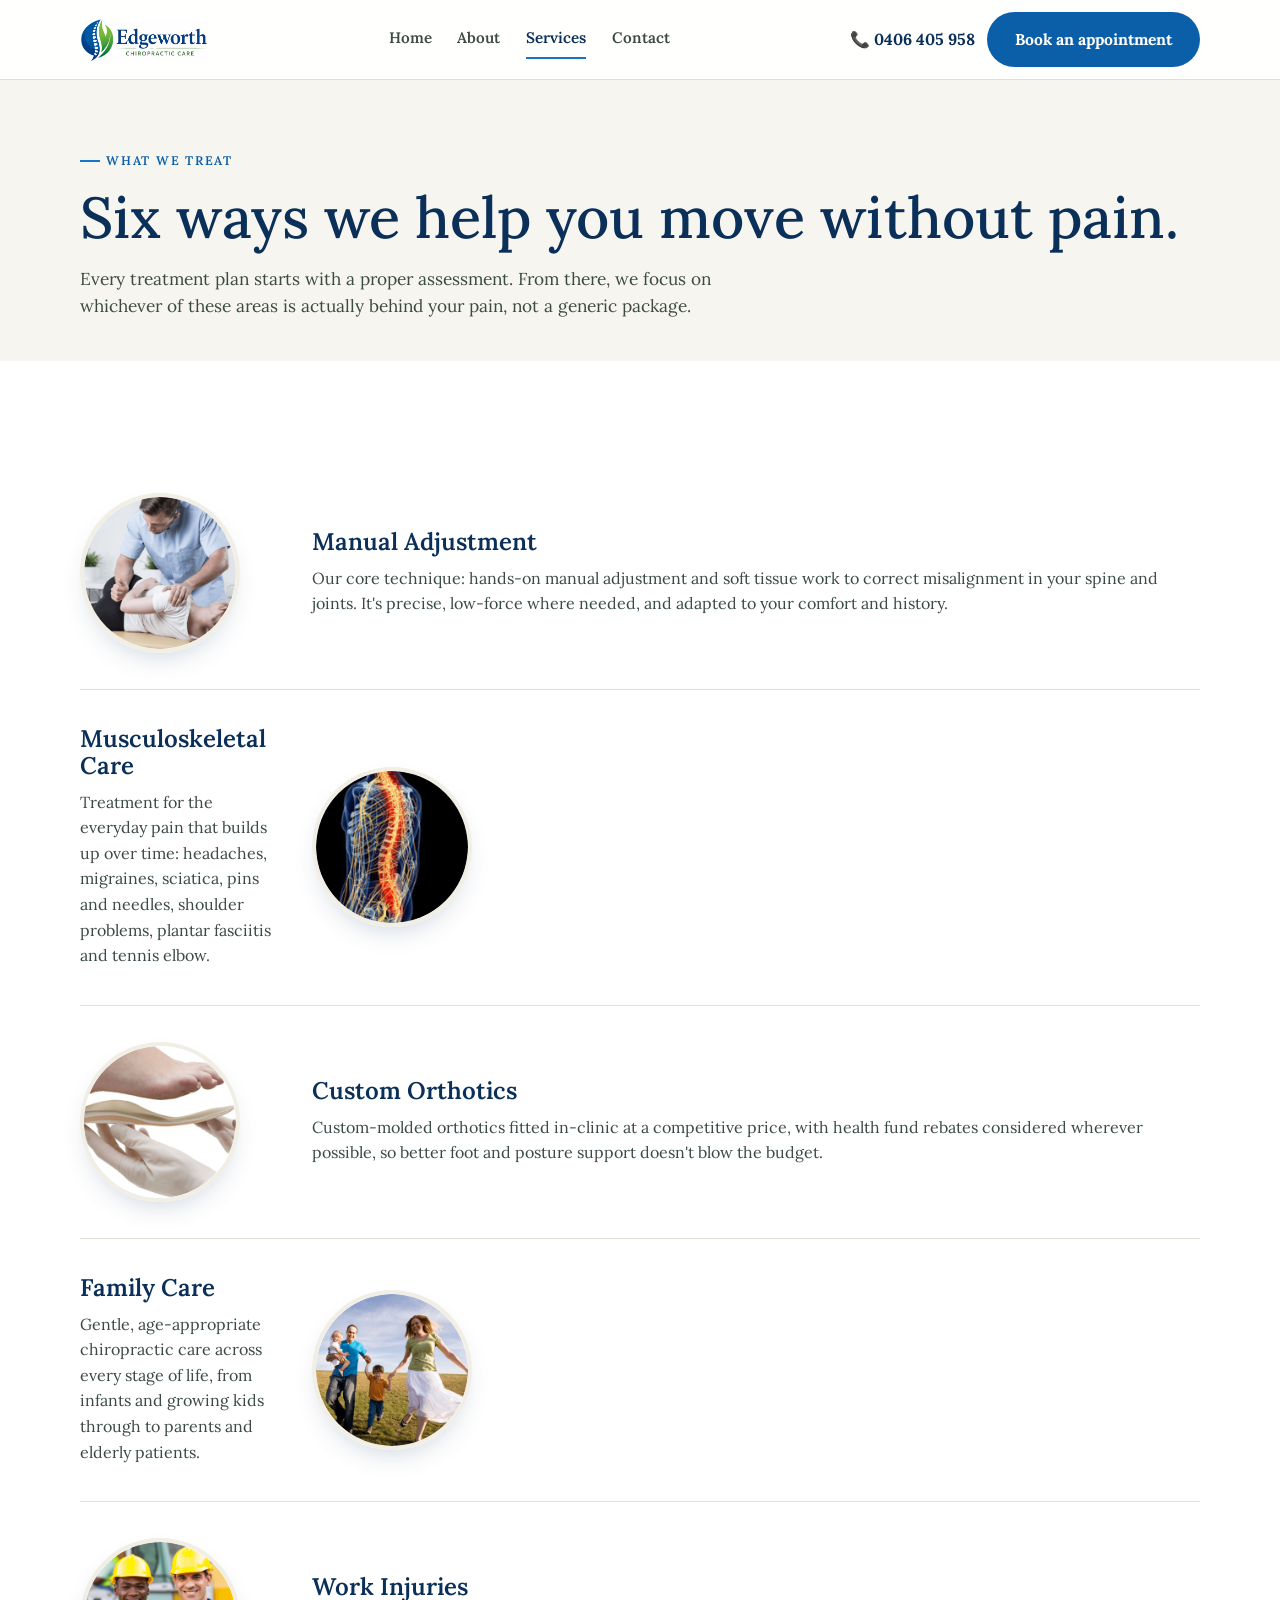
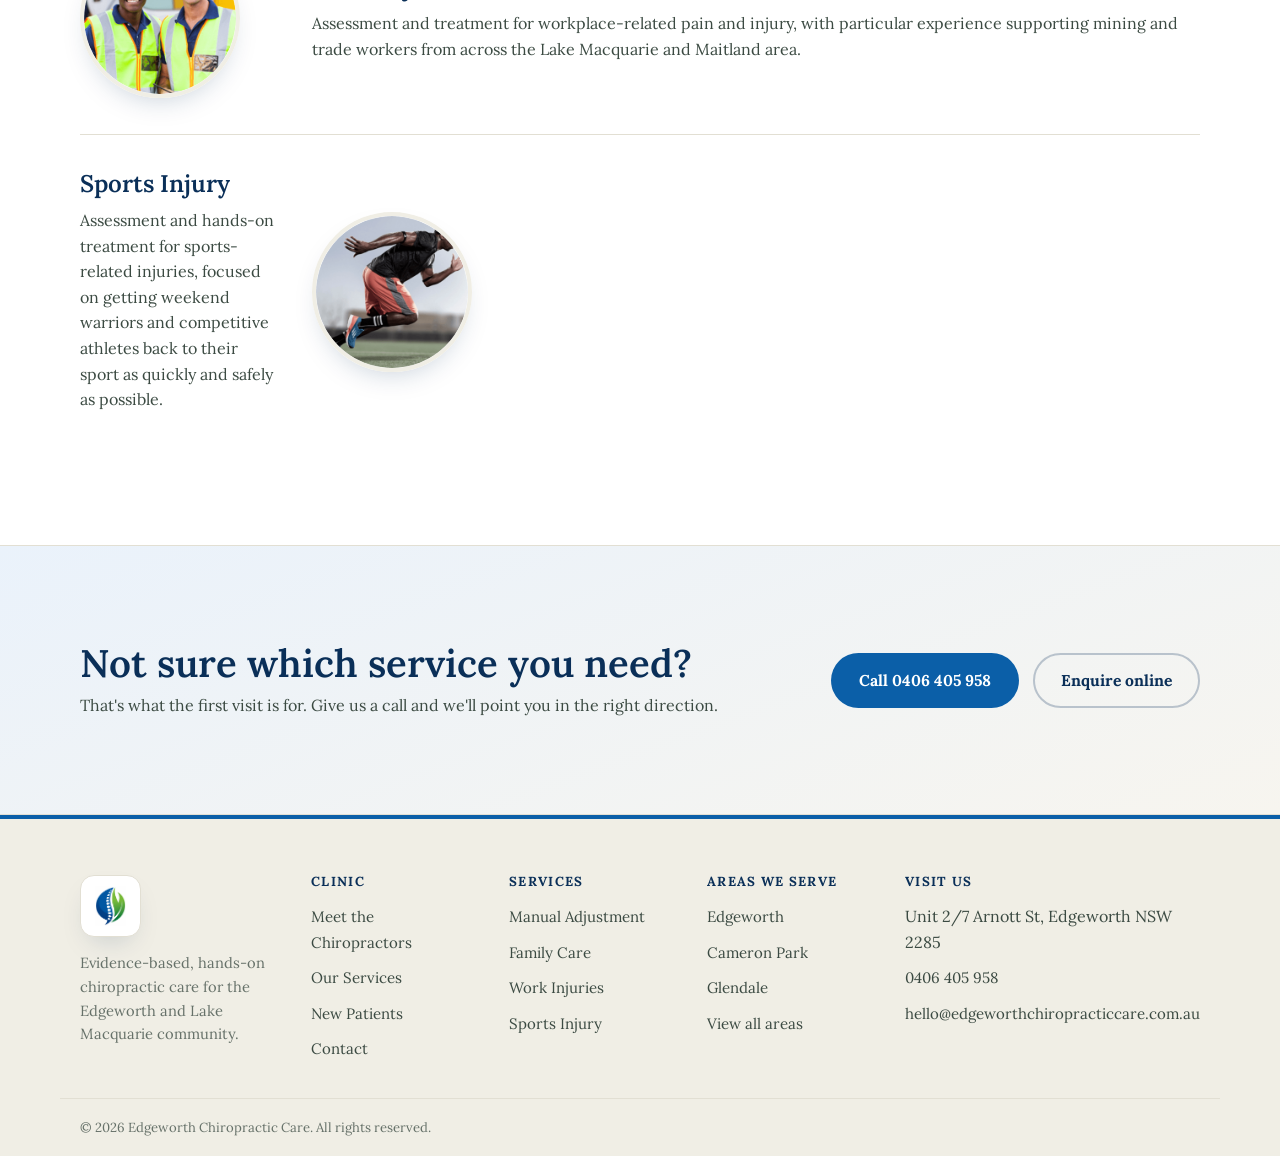
<file: services.html>
<!doctype html>
<html lang="en-AU">
<head>
<meta charset="UTF-8">
<meta name="viewport" content="width=device-width, initial-scale=1, viewport-fit=cover">
<title>Services | Edgeworth Chiropractic Care</title>
<link rel="preconnect" href="https://fonts.googleapis.com">
<link rel="preconnect" href="https://fonts.gstatic.com" crossorigin>
<link href="https://fonts.googleapis.com/css2?family=Lora:ital,wght@0,400..700;1,400..700&display=swap" rel="stylesheet">
<link rel="stylesheet" href="styles.css">
</head>
<body>

<header class="site-header">
  <div class="wrap">
    <a class="brand" href="index.html">
      <img src="images/logo-trimmed.png" alt="Edgeworth Chiropractic Care logo">
    </a>
    <button class="nav-toggle" id="navToggle" aria-label="Toggle menu" aria-expanded="false">☰</button>
    <nav class="main-nav" id="mainNav">
      <a href="index.html">Home</a>
      <a href="about.html">About</a>
      <a href="services.html" aria-current="page">Services</a>
      <a href="contact.html">Contact</a>
    </nav>
    <div class="header-cta">
      <a class="header-phone" href="tel:0406405958">📞 0406 405 958</a>
      <a class="btn btn-primary" href="book.html">Book an appointment</a>
    </div>
  </div>
</header>

<main>
  <section class="page-hero on-cream">
    <div class="wrap">
      <span class="eyebrow">What we treat</span>
      <h1>Six ways we help you move without pain.</h1>
      <p class="lede">Every treatment plan starts with a proper assessment. From there, we focus on whichever of these areas is actually behind your pain, not a generic package.</p>
    </div>
  </section>

  <section class="on-white">
    <div class="wrap">

      <div id="manual-adjustment" class="service-full">
        <div class="service-full-photo"><img src="images/manual-adjustment.png" alt="Chiropractor performing a manual spinal adjustment"></div>
        <div>
          <h3>Manual Adjustment</h3>
          <p>Our core technique: hands-on manual adjustment and soft tissue work to correct misalignment in your spine and joints. It's precise, low-force where needed, and adapted to your comfort and history.</p>
        </div>
      </div>

      <div id="musculoskeletal-care" class="service-full">
        <div class="service-full-photo"><img src="images/musculoskeletal-care.png" alt="Treatment for musculoskeletal pain"></div>
        <div>
          <h3>Musculoskeletal Care</h3>
          <p>Treatment for the everyday pain that builds up over time: headaches, migraines, sciatica, pins and needles, shoulder problems, plantar fasciitis and tennis elbow.</p>
        </div>
      </div>

      <div id="custom-orthotics" class="service-full">
        <div class="service-full-photo"><img src="images/custom-orthotics.png" alt="Custom orthotics fitting for a patient"></div>
        <div>
          <h3>Custom Orthotics</h3>
          <p>Custom-molded orthotics fitted in-clinic at a competitive price, with health fund rebates considered wherever possible, so better foot and posture support doesn't blow the budget.</p>
        </div>
      </div>

      <div id="family-care" class="service-full">
        <div class="service-full-photo"><img src="images/family-care.png" alt="Family receiving chiropractic care"></div>
        <div>
          <h3>Family Care</h3>
          <p>Gentle, age-appropriate chiropractic care across every stage of life, from infants and growing kids through to parents and elderly patients.</p>
        </div>
      </div>

      <div id="work-injuries" class="service-full">
        <div class="service-full-photo"><img src="images/work-injuries.png" alt="Treatment for a work-related injury"></div>
        <div>
          <h3>Work Injuries</h3>
          <p>Assessment and treatment for workplace-related pain and injury, with particular experience supporting mining and trade workers from across the Lake Macquarie and Maitland area.</p>
        </div>
      </div>

      <div id="sports-injury" class="service-full">
        <div class="service-full-photo"><img src="images/sports-injuries.png" alt="Sports injury assessment"></div>
        <div>
          <h3>Sports Injury</h3>
          <p>Assessment and hands-on treatment for sports-related injuries, focused on getting weekend warriors and competitive athletes back to their sport as quickly and safely as possible.</p>
        </div>
      </div>

    </div>
  </section>

  <section class="on-navy">
    <div class="wrap cta-band">
      <div>
        <h2>Not sure which service you need?</h2>
        <p>That's what the first visit is for. Give us a call and we'll point you in the right direction.</p>
      </div>
      <div class="btn-row">
        <a class="btn btn-primary" href="tel:0406405958">Call 0406 405 958</a>
        <a class="btn btn-outline" href="contact.html">Enquire online</a>
      </div>
    </div>
  </section>
</main>

<footer class="site-footer">
  <div class="wrap footer-top">
    <div>
      <span class="footer-brand-badge"><img src="images/logo-icon.png" alt="Edgeworth Chiropractic Care icon"></span>
      <p class="tag">Evidence-based, hands-on chiropractic care for the Edgeworth and Lake Macquarie community.</p>
    </div>
    <div class="footer-col">
      <h4>Clinic</h4>
      <ul>
        <li><a href="about.html">Meet the Chiropractors</a></li>
        <li><a href="services.html">Our Services</a></li>
        <li><a href="contact.html">New Patients</a></li>
        <li><a href="contact.html">Contact</a></li>
      </ul>
    </div>
    <div class="footer-col">
      <h4>Services</h4>
      <ul>
        <li><a href="services.html#manual-adjustment">Manual Adjustment</a></li>
        <li><a href="services.html#family-care">Family Care</a></li>
        <li><a href="services.html#work-injuries">Work Injuries</a></li>
        <li><a href="services.html#sports-injury">Sports Injury</a></li>
      </ul>
    </div>
    <div class="footer-col">
      <h4>Areas we serve</h4>
      <ul>
        <li><a href="chiropractor-edgeworth.html">Edgeworth</a></li>
        <li><a href="chiropractor-cameron-park.html">Cameron Park</a></li>
        <li><a href="chiropractor-glendale.html">Glendale</a></li>
        <li><a href="locations.html">View all areas</a></li>
      </ul>
    </div>
    <div class="footer-col">
      <h4>Visit us</h4>
      <ul>
        <li>Unit 2/7 Arnott St, Edgeworth NSW 2285</li>
        <li><a href="tel:0406405958">0406 405 958</a></li>
        <li><a href="mailto:hello@edgeworthchiropracticcare.com.au">hello@edgeworthchiropracticcare.com.au</a></li>
      </ul>
    </div>
  </div>
  <div class="wrap footer-bottom">
    <span>© 2026 Edgeworth Chiropractic Care. All rights reserved.</span>
  </div>
</footer>

<script>
  var toggle = document.getElementById('navToggle');
  var nav = document.getElementById('mainNav');
  if (toggle) {
    toggle.addEventListener('click', function () {
      var open = nav.classList.toggle('open');
      toggle.setAttribute('aria-expanded', open ? 'true' : 'false');
    });
  }
</script>
</body>
</html>
</file>
<file: styles.css>
/* Edgeworth Chiropractic Care: shared stylesheet */

:root {
  padding-top: env(safe-area-inset-top, 0px);
  padding-bottom: env(safe-area-inset-bottom, 0px);

  /* ---- Color tokens (light, default) ---- */
  --navy-900: #0A2F58;
  --navy-800: #0D3A6B;
  --navy-700: #0B5FA8;
  --navy-600: #1874C4;
  --green-700: #457A22;
  --green-600: #5FA930;
  --green-500: #7BC24A;
  --cream-50:  #F7F5EF;
  --cream-100: #F0EEE5;
  --paper:     #FFFFFF;
  --ink-900:   #16221C;
  --ink-700:   #3B4A42;
  --ink-500:   #667169;
  --line:      #E2DFD3;
  --line-strong: #C9C4B2;
  --focus:     #1874C4;
  --shadow: 0 12px 30px -14px rgba(10, 47, 88, 0.28);
  --tint-50:   #EAF2FB;
}

/* This site intentionally keeps one warm, light look regardless of the
   viewer's system dark-mode setting. A brand site reads best in its own
   colours, not inverted, so no dark-theme variant is defined here. */

* { box-sizing: border-box; }
img { max-width: 100%; }
[hidden] { display: none !important; }

html, body {
  margin: 0;
  background: var(--cream-50);
  color: var(--ink-900);
  font-family: "Lora", Georgia, "Times New Roman", serif;
  font-size: 16px;
  line-height: 1.6;
  -webkit-font-smoothing: antialiased;
}

body {
  padding-inline: 0;
}

h1, h2, h3, h4 {
  font-family: "Lora", Georgia, "Times New Roman", serif;
  color: var(--navy-900);
  font-weight: 600;
  line-height: 1.12;
  text-wrap: balance;
  margin: 0;
}

h1 { font-size: clamp(2.2rem, 4.5vw, 3.6rem); font-weight: 500; }
h2 { font-size: clamp(1.7rem, 3vw, 2.5rem); }
h3 { font-size: 1.3rem; }

p { margin: 0; color: var(--ink-700); }

a { color: var(--navy-700); }
a:focus-visible, button:focus-visible, .btn:focus-visible {
  outline: 3px solid var(--focus);
  outline-offset: 2px;
}

.eyebrow {
  display: inline-flex;
  align-items: center;
  gap: 0.5em;
  font-family: "Lora", serif;
  font-weight: 600;
  font-size: 0.78rem;
  letter-spacing: 0.14em;
  text-transform: uppercase;
  color: var(--navy-700);
}
.eyebrow::before {
  content: "";
  width: 1.6em;
  height: 2px;
  background: var(--navy-600);
  display: inline-block;
}

.wrap {
  max-width: 1160px;
  margin-inline: auto;
  padding-inline: max(20px, env(safe-area-inset-left, 0px));
  padding-inline-end: max(20px, env(safe-area-inset-right, 0px));
}

section { padding-block: clamp(48px, 8vw, 96px); }
.section-tight { padding-block: clamp(32px, 5vw, 56px); }
.on-white { background: var(--paper); }
.on-cream { background: var(--cream-50); }
.on-navy {
  background: linear-gradient(160deg, var(--tint-50), var(--cream-50));
  border-block: 1px solid var(--line);
}

/* ---------- Header ---------- */
.site-header {
  position: sticky;
  top: env(safe-area-inset-top, 0px);
  z-index: 40;
  background: color-mix(in srgb, var(--paper) 92%, transparent);
  backdrop-filter: blur(8px);
  border-bottom: 1px solid var(--line);
}
@media (max-width: 719px) {
  .site-header { background: var(--paper); backdrop-filter: none; }
}
.site-header .wrap {
  display: flex;
  align-items: center;
  justify-content: space-between;
  gap: 16px;
  padding-block: 12px;
}
.brand { display: flex; align-items: center; gap: 10px; text-decoration: none; }
.brand img { height: 44px; width: auto; display: block; }
.brand-word {
  font-family: "Lora", serif;
  font-weight: 600;
  font-size: 1.15rem;
  color: var(--navy-900);
  letter-spacing: 0.01em;
}
nav.main-nav { display: flex; align-items: center; gap: clamp(14px, 2vw, 30px); }
nav.main-nav a {
  color: var(--ink-700);
  text-decoration: none;
  font-weight: 600;
  font-size: 0.95rem;
  padding-block: 6px;
  border-bottom: 2px solid transparent;
}
nav.main-nav a:hover,
nav.main-nav a[aria-current="page"] {
  color: var(--navy-900);
  border-bottom-color: var(--navy-600);
}
.header-cta { display: flex; align-items: center; gap: 12px; }
.header-phone {
  display: none;
  font-weight: 700;
  color: var(--navy-900);
  text-decoration: none;
  white-space: nowrap;
}
@media (min-width: 720px) { .header-phone { display: inline-flex; align-items: center; gap: 6px; } }

.nav-toggle {
  display: none;
  background: none;
  border: 1px solid var(--line-strong);
  border-radius: 8px;
  width: 42px;
  height: 38px;
  align-items: center;
  justify-content: center;
  color: var(--navy-900);
}
@media (max-width: 719px) {
  nav.main-nav { display: none; }
  nav.main-nav.open {
    display: flex;
    flex-direction: column;
    align-items: flex-start;
    position: absolute;
    left: 0; right: 0; top: 100%;
    background: var(--paper);
    border-bottom: 1px solid var(--line);
    padding: 14px 20px 20px;
    gap: 4px;
  }
  .nav-toggle { display: inline-flex; }
}

/* ---------- Buttons ---------- */
.btn {
  display: inline-flex;
  align-items: center;
  justify-content: center;
  gap: 8px;
  border-radius: 999px;
  padding: 13px 26px;
  font-weight: 700;
  font-size: 0.98rem;
  text-decoration: none;
  border: 2px solid transparent;
  cursor: pointer;
  white-space: nowrap;
}
.btn-primary { background: var(--navy-700); color: #FFFFFF; }
.btn-primary:hover { background: var(--navy-800); }
.btn-outline {
  background: transparent;
  border-color: color-mix(in srgb, var(--navy-900) 25%, transparent);
  color: var(--navy-900);
}
.btn-outline:hover { border-color: var(--navy-900); }
.btn-outline-invert {
  background: transparent;
  border-color: rgba(255,255,255,0.5);
  color: #fff;
}
.btn-outline-invert:hover { border-color: #fff; }
.btn-row { display: flex; flex-wrap: wrap; gap: 14px; }

/* ---------- Hero banner ---------- */
.hero-banner {
  height: 10px;
  background: linear-gradient(90deg, var(--green-700), var(--green-600) 50%, var(--green-500));
}

/* ---------- Hero ---------- */
.hero .wrap {
  display: grid;
  grid-template-columns: 1.05fr 0.95fr;
  gap: clamp(28px, 5vw, 64px);
  align-items: center;
  padding-block: clamp(40px, 7vw, 80px);
}
@media (max-width: 860px) { .hero .wrap { grid-template-columns: 1fr; } }
.hero-copy > * + * { margin-top: 18px; }
.hero-copy p.lede { font-size: 1.14rem; max-width: 46ch; }
.trust-row {
  display: flex;
  flex-wrap: wrap;
  align-items: center;
  gap: 18px;
  margin-top: 28px;
  font-size: 0.9rem;
  color: var(--ink-500);
}
.trust-row strong { color: var(--navy-900); }

.hero-art { position: relative; display: flex; justify-content: center; }
.blob {
  position: absolute;
  inset: 6% 8%;
  background: linear-gradient(150deg, var(--navy-600), var(--navy-900));
  border-radius: 46% 54% 61% 39% / 42% 47% 53% 58%;
  opacity: 0.16;
  z-index: 0;
}
.hero-photo {
  position: relative;
  z-index: 1;
  width: min(360px, 82vw);
  aspect-ratio: 1;
  border-radius: 50%;
  overflow: hidden;
  box-shadow: var(--shadow);
  border: 6px solid var(--paper);
}
.hero-photo img { width: 100%; height: 100%; object-fit: cover; display: block; }

/* ---------- Cards / grids ---------- */
.grid-3 {
  display: grid;
  grid-template-columns: repeat(3, 1fr);
  gap: 28px;
  margin-top: 44px;
}
@media (max-width: 900px) { .grid-3 { grid-template-columns: repeat(2, 1fr); } }
@media (max-width: 620px) { .grid-3 { grid-template-columns: 1fr; } }

.service-card {
  background: var(--paper);
  border: 1px solid var(--line);
  border-radius: 18px;
  padding: 26px;
  display: flex;
  flex-direction: column;
  gap: 14px;
  text-decoration: none;
}
.service-photo {
  width: 84px;
  height: 84px;
  border-radius: 50%;
  overflow: hidden;
  border: 3px solid var(--cream-100);
  flex-shrink: 0;
}
.service-photo img { width: 100%; height: 100%; object-fit: cover; display: block; }
.service-card h3 { color: var(--navy-900); }
.service-card p { font-size: 0.96rem; }
.card-link {
  margin-top: auto;
  font-weight: 700;
  font-size: 0.9rem;
  color: var(--navy-700);
}

.section-head {
  display: flex;
  flex-direction: column;
  gap: 12px;
  max-width: 62ch;
}
.section-head.center { align-items: center; text-align: center; margin-inline: auto; }

/* ---------- Approach / feature rows ---------- */
.feature-row {
  display: grid;
  grid-template-columns: repeat(3, 1fr);
  gap: 30px;
  margin-top: 40px;
}
@media (max-width: 860px) { .feature-row { grid-template-columns: 1fr; } }
.feature {
  border-top: 3px solid var(--navy-600);
  padding-top: 16px;
}
.feature h3 { margin-bottom: 8px; }
.feature p { font-size: 0.96rem; }

/* ---------- Testimonial ---------- */
.testimonial {
  max-width: 720px;
  margin: 40px auto 0;
  text-align: center;
}
.testimonial blockquote {
  font-family: "Lora", serif;
  font-size: clamp(1.2rem, 2.4vw, 1.6rem);
  font-style: italic;
  color: var(--navy-900);
  margin: 0;
}
.testimonial cite {
  display: block;
  margin-top: 16px;
  font-style: normal;
  font-size: 0.9rem;
  color: var(--ink-500);
}

/* ---------- CTA band ---------- */
.cta-band {
  display: flex;
  flex-wrap: wrap;
  align-items: center;
  justify-content: space-between;
  gap: 24px;
  color: var(--ink-900);
}
.cta-band h2 { color: var(--navy-900); }
.cta-band p { color: var(--ink-700); margin-top: 8px; }

/* ---------- Footer ---------- */
.site-footer {
  background: var(--cream-100);
  color: var(--ink-700);
  border-top: 4px solid var(--navy-700);
}
.footer-top {
  display: grid;
  grid-template-columns: 1.2fr 1fr 1fr 1fr 1fr;
  gap: 32px;
  padding-block: 56px 36px;
}
@media (max-width: 1000px) { .footer-top { grid-template-columns: 1fr 1fr 1fr; } }
@media (max-width: 640px) { .footer-top { grid-template-columns: 1fr 1fr; } }
@media (max-width: 420px) { .footer-top { grid-template-columns: 1fr; } }
.footer-brand-badge {
  display: inline-flex;
  background: var(--paper);
  border: 1px solid var(--line);
  border-radius: 14px;
  padding: 10px 14px;
  box-shadow: var(--shadow);
}
.footer-brand-badge img { height: 40px; display: block; }
.footer-top p.tag { margin-top: 14px; max-width: 34ch; color: var(--ink-500); font-size: 0.92rem; }
.footer-col h4 {
  color: var(--navy-900);
  font-family: "Lora", serif;
  font-size: 0.82rem;
  letter-spacing: 0.1em;
  text-transform: uppercase;
  font-weight: 700;
  margin-bottom: 14px;
}
.footer-col ul { list-style: none; margin: 0; padding: 0; display: flex; flex-direction: column; gap: 10px; }
.footer-col a { color: var(--ink-700); text-decoration: none; font-size: 0.94rem; }
.footer-col a:hover { color: var(--navy-700); }
.footer-bottom {
  border-top: 1px solid var(--line);
  padding-block: 18px;
  display: flex;
  flex-wrap: wrap;
  gap: 10px;
  justify-content: space-between;
  font-size: 0.82rem;
  color: var(--ink-500);
}
.footer-bottom .note { max-width: 60ch; }

/* ---------- Page hero (interior pages) ---------- */
.page-hero { padding-block: clamp(40px, 6vw, 64px) clamp(24px, 4vw, 40px); }
.page-hero .eyebrow { margin-bottom: 14px; }
.page-hero p.lede { max-width: 60ch; margin-top: 16px; font-size: 1.08rem; }

/* ---------- About page specifics ---------- */
.about-grid {
  display: grid;
  grid-template-columns: 0.9fr 1.1fr;
  gap: 48px;
  align-items: start;
}
@media (max-width: 860px) { .about-grid { grid-template-columns: 1fr; } }
.portrait-frame {
  border-radius: 50%;
  overflow: hidden;
  width: min(320px, 70vw);
  aspect-ratio: 1;
  border: 6px solid var(--paper);
  box-shadow: var(--shadow);
}
.portrait-frame img { width: 100%; height: 100%; object-fit: cover; display: block; }
.credential-list { list-style: none; margin: 24px 0 0; padding: 0; display: flex; flex-direction: column; gap: 12px; }
.credential-list li { display: flex; gap: 10px; font-size: 0.96rem; color: var(--ink-700); }
.credential-list li::before { content: "✓"; color: var(--navy-600); font-weight: 700; }

.doctor-grid {
  display: grid;
  grid-template-columns: 1fr 1fr;
  gap: 40px;
  margin-top: 44px;
}
@media (max-width: 720px) { .doctor-grid { grid-template-columns: 1fr; } }
.doctor-card .portrait-frame { margin-bottom: 20px; }
.doctor-card .role {
  font-weight: 700;
  font-size: 0.88rem;
  color: var(--navy-700);
  margin-top: 4px;
}
.doctor-card p:not(.role) { margin-top: 14px; }

.credential-row {
  display: flex;
  justify-content: center;
  margin-top: 44px;
}
.credential-row .credential-list {
  margin-top: 0;
  flex-direction: row;
  flex-wrap: wrap;
  justify-content: center;
  gap: 12px 28px;
}
@media (max-width: 700px) {
  .credential-row { justify-content: flex-start; }
  .credential-row .credential-list {
    flex-direction: column;
    align-items: flex-start;
  }
}

.value-grid { display: grid; grid-template-columns: repeat(4, 1fr); gap: 24px; margin-top: 40px; }
@media (max-width: 900px) { .value-grid { grid-template-columns: repeat(2, 1fr); } }
@media (max-width: 480px) { .value-grid { grid-template-columns: 1fr; } }
.value-card { text-align: left; }
.value-num { font-family: "Lora", serif; font-size: 2rem; color: var(--navy-700); }

/* ---------- Services page ---------- */
.service-full {
  display: grid;
  grid-template-columns: 200px 1fr;
  gap: 32px;
  align-items: center;
  padding-block: 36px;
  border-bottom: 1px solid var(--line);
}
.service-full:last-child { border-bottom: none; }
.service-full:nth-child(even) .service-full-photo { order: 2; }
@media (max-width: 680px) {
  .service-full { grid-template-columns: 1fr; text-align: left; }
  .service-full:nth-child(even) .service-full-photo { order: 0; }
}
.service-full-photo {
  width: 160px;
  height: 160px;
  border-radius: 50%;
  overflow: hidden;
  border: 4px solid var(--cream-100);
  box-shadow: var(--shadow);
}
.service-full-photo img { width: 100%; height: 100%; object-fit: cover; display: block; }
.service-full h3 { font-size: 1.5rem; margin-bottom: 10px; }

/* ---------- Map embed ---------- */
.map-frame {
  border-radius: 18px;
  overflow: hidden;
  border: 1px solid var(--line);
  box-shadow: var(--shadow);
  margin-top: 40px;
}
.map-frame iframe { display: block; width: 100%; height: 380px; border: 0; }

/* ---------- Contact page ---------- */
.contact-grid { display: grid; grid-template-columns: minmax(0, 1fr) minmax(0, 1fr); gap: 48px; align-items: start; }
@media (max-width: 860px) { .contact-grid { grid-template-columns: minmax(0, 1fr); } }
.info-card {
  background: var(--paper);
  border: 1px solid var(--line);
  border-radius: 18px;
  padding: 30px;
}
.info-card + .info-card { margin-top: 22px; }
.info-row { display: flex; gap: 14px; padding-block: 12px; border-bottom: 1px solid var(--line); }
.info-row:last-child { border-bottom: none; }
.info-row .k { font-weight: 700; color: var(--navy-900); min-width: 92px; flex-shrink: 0; }
.info-row .v { color: var(--ink-700); min-width: 0; overflow-wrap: anywhere; }
.map-link {
  display: inline-flex;
  align-items: center;
  gap: 8px;
  margin-top: 10px;
  font-weight: 700;
  font-size: 0.92rem;
}
.form-grid { display: grid; gap: 16px; }
.form-row-2 { display: grid; grid-template-columns: 1fr 1fr; gap: 16px; }
@media (max-width: 500px) { .form-row-2 { grid-template-columns: 1fr; } }
label { font-size: 0.85rem; font-weight: 700; color: var(--navy-900); display: block; margin-bottom: 6px; }
input, textarea, select {
  width: 100%;
  font: inherit;
  padding: 12px 14px;
  border-radius: 10px;
  border: 1px solid var(--line-strong);
  background: var(--paper);
  color: var(--ink-900);
}
textarea { min-height: 120px; resize: vertical; }
.field-note { font-size: 0.82rem; color: var(--ink-500); margin-top: 24px; }
.notice-banner {
  background: color-mix(in srgb, var(--navy-600) 12%, var(--cream-50));
  border: 1px solid color-mix(in srgb, var(--navy-600) 30%, transparent);
  border-radius: 14px;
  padding: 16px 20px;
  font-size: 0.92rem;
  color: var(--ink-700);
}

.hours-table { width: 100%; border-collapse: collapse; margin-top: 4px; }
.hours-table td { padding: 8px 0; border-bottom: 1px solid var(--line); font-size: 0.95rem; }
.hours-table tr:last-child td { border-bottom: none; }
.hours-table td.day { font-weight: 700; color: var(--navy-900); }
.hours-table td.time { text-align: right; color: var(--ink-700); }

@media (prefers-reduced-motion: no-preference) {
  .service-card, .btn { transition: all 0.18s ease; }
  .service-card:hover { transform: translateY(-3px); box-shadow: var(--shadow); }
}
</file>
